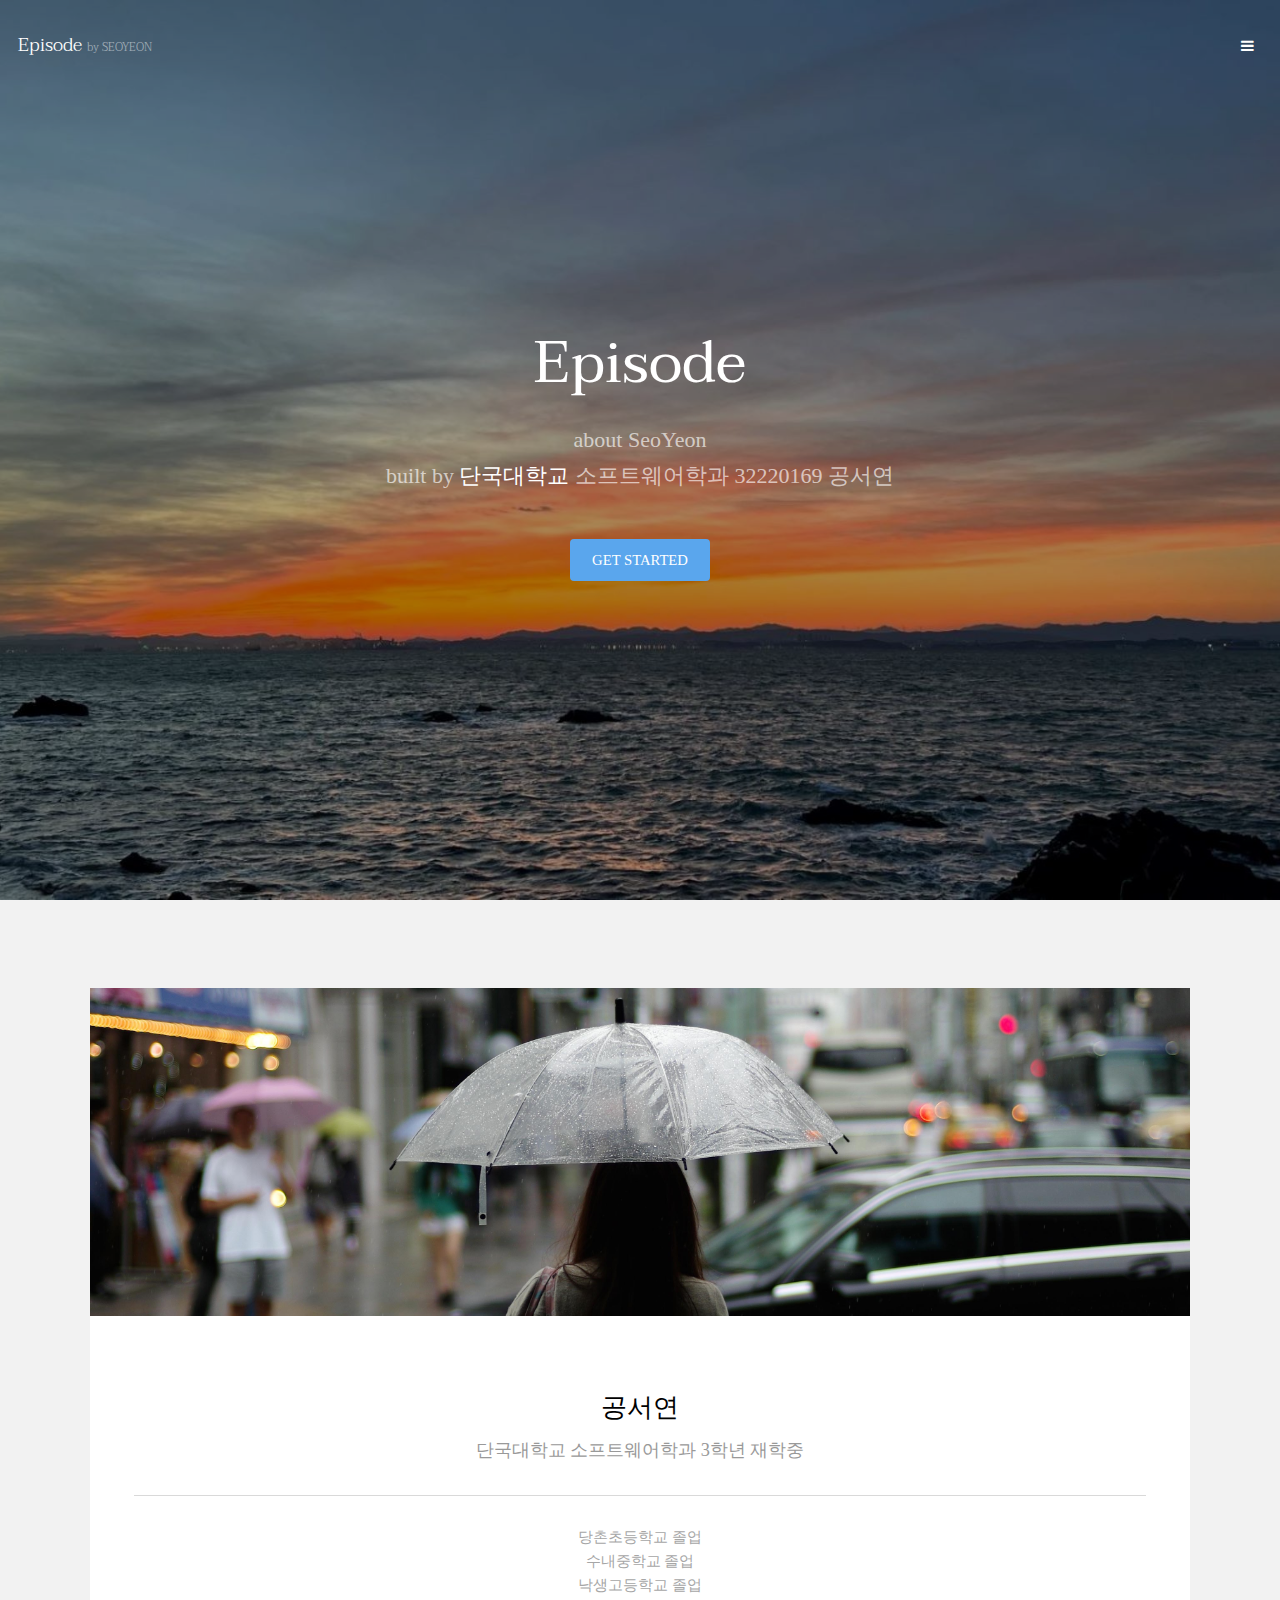
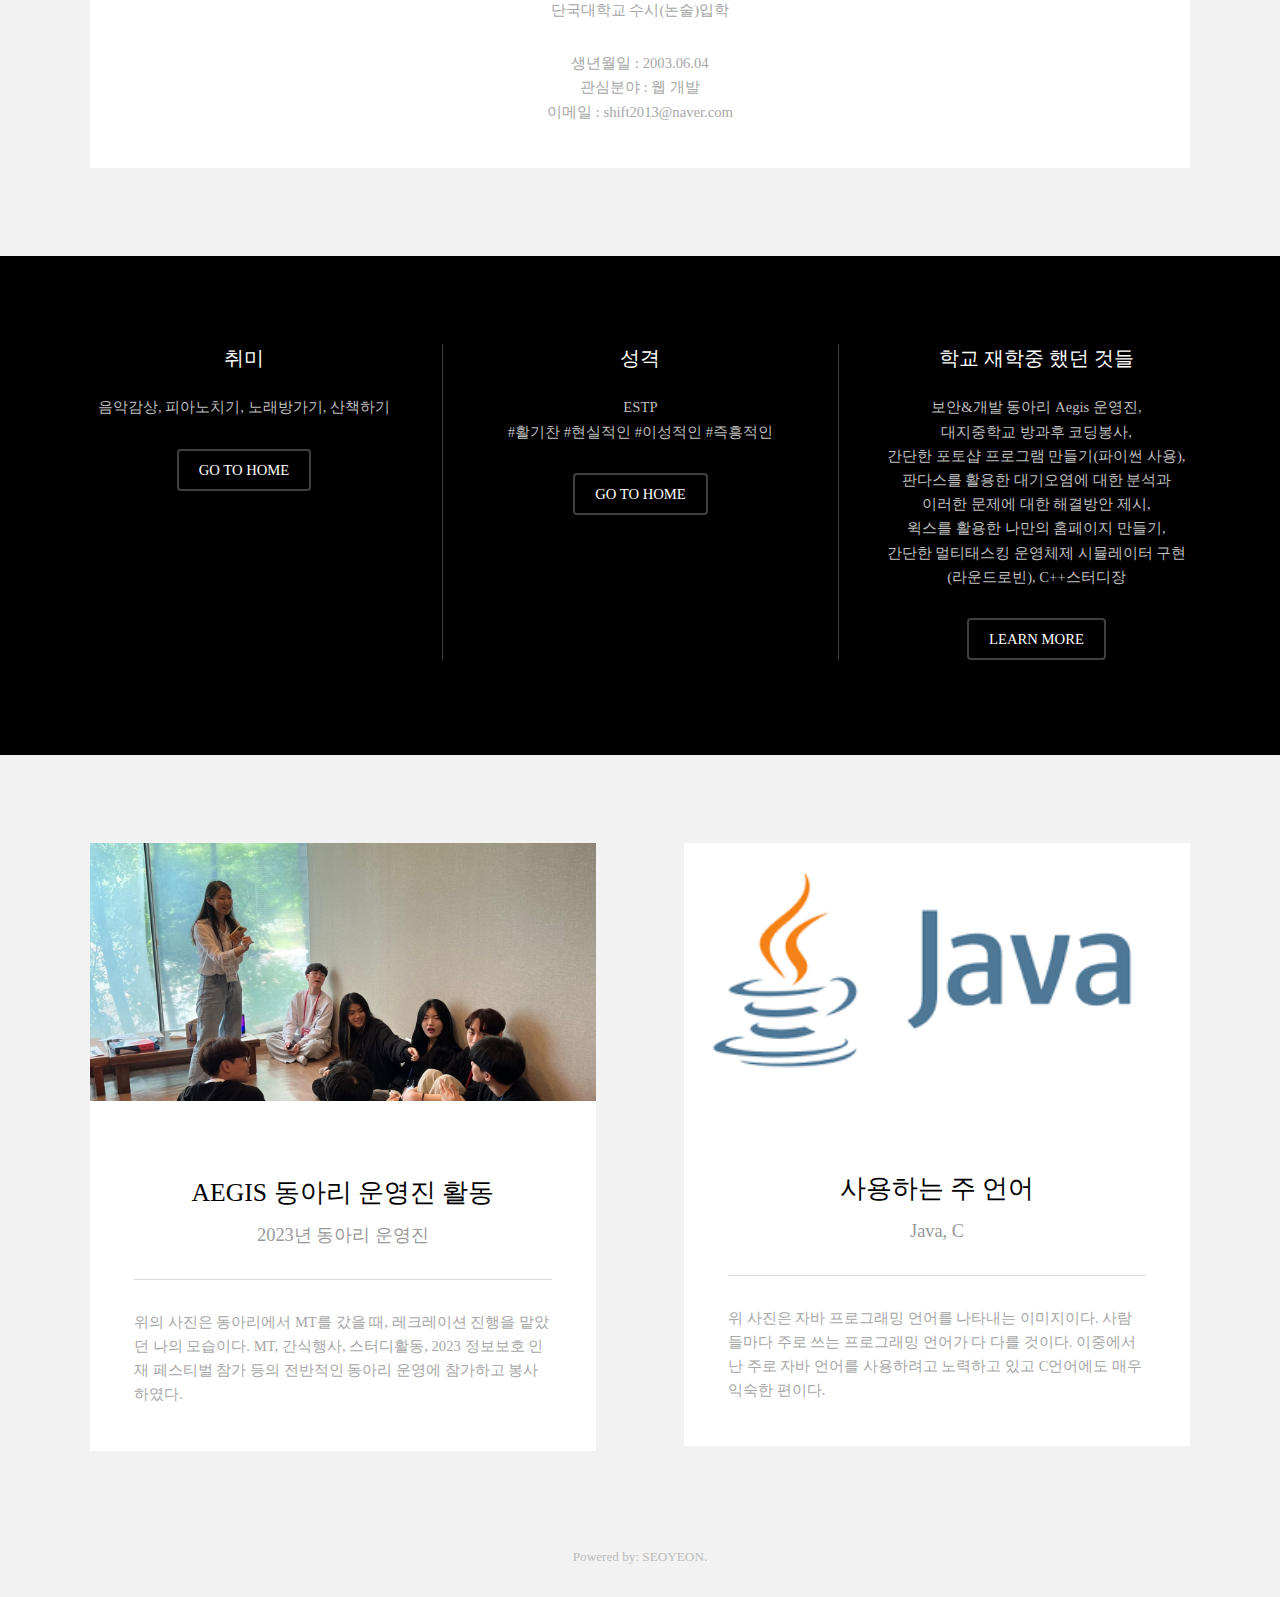
<file: index.html>
<!DOCTYPE HTML>
<!--
	Episode by SEOYEON
	shift2013@naver.com
--><html><head><title>Episode by SEOYEON</title><meta charset="utf-8"><meta name="robots" content="index, follow, max-image-preview:large, max-snippet:-1, max-video-preview:-1"><meta name="viewport" content="width=device-width, initial-scale=1"><link rel="stylesheet" href="assets/css/main.css"></head><body>

		<!-- Header -->
			<header id="header" class="alt" style="font-family: 'Taviraj', serif"><div class="logo"><a href="index.html">Episode <span>by SEOYEON</span></a></div>
				<a href="#menu" class="toggle"><span>Menu</span></a>
			</header><!-- Nav --><nav id="menu"><ul class="links"><li><a href="index.html">Home</a></li>
					<li><a href="elements.html">Elements</a></li>
				</ul></nav><!-- Banner --><!--
			To use a video as your background, set data-video to the name of your video without
			its extension (eg. images/banner). Your video must be available in both .mp4 and .webm
			formats to work correctly.
		--><section id="banner" data-video="images/banner"><div class="inner">
					<h1 style="font-family: 'Taviraj', serif">Episode</h1>
					<p>about SeoYeon<br>
					built by <a href="https://dankook.ac.kr">단국대학교</a> 소프트웨어학과 32220169 공서연</p>
					<a href="#one" class="button special scrolly">Get Started</a>
				</div>
			</section><!-- One --><section id="one" class="wrapper style2"><div class="inner">
					<div>
						<div class="box">
							<div class="image fit">
								<img src="images/pic01.jpg" alt="" width="3472" height="1035"></div>
							<div class="content">
								<header class="align-center"><h2>공서연</h2>
									<p>단국대학교 소프트웨어학과 3학년 재학중</p>
								</header><hr><p style="text-align : center">당촌초등학교 졸업<br>수내중학교 졸업<br>낙생고등학교 졸업<br>단국대학교 수시(논술)입학</p>
								<p style="text-align : center">생년월일 : 2003.06.04 <br>관심분야 : 웹 개발<br>이메일 : shift2013@naver.com</p>
							</div>
						</div>
					</div>
				</div>
			</section><!-- Two --><section id="two" class="wrapper style3"><div class="inner">
					<div id="flexgrid">
						<div>
							<header><h3>취미</h3>
							</header><p>음악감상, 피아노치기, 노래방가기, 산책하기</p>
							<ul class="actions"><li><a href="#" class="button alt">Go To Home</a></li>
							</ul></div>
						<div>
							<header><h3>성격</h3>
							</header><p>ESTP<br>&num;활기찬 &num;현실적인 &num;이성적인 &num;즉흥적인</p>
							<ul class="actions"><li><a href="#" class="button alt">Go To Home</a></li>
							</ul></div>
						<div>
							<header><h3>학교 재학중 했던 것들</h3>
							</header><p>보안&개발 동아리 Aegis 운영진,<br>대지중학교 방과후 코딩봉사,<br>간단한 포토샵 프로그램 만들기(파이썬 사용),
							<br>판다스를 활용한 대기오염에 대한 분석과<br>이러한 문제에 대한 해결방안 제시,<br>윅스를 활용한 나만의 홈페이지 만들기,
							<br>간단한 멀티태스킹 운영체제 시뮬레이터 구현(라운드로빈), C++스터디장<br> </p>
							<ul class="actions"><li><a href="elements.html" class="button alt">Learn More</a></li>
							</ul></div>
					</div>
				</div>
			</section><!-- Three --><section id="three" class="wrapper style2"><div class="inner">
					<div class="grid-style">

						<div>
							<div class="box">
								<div class="image fit">
									<img src="images/aegis.jpg" alt="" width="3472" height="1236"></div>
								<div class="content">
									<header class="align-center"><h2>Aegis 동아리 운영진 활동</h2>
										<p>2023년 동아리 운영진</p>
									</header><hr><p>위의 사진은 동아리에서 MT를 갔을 때, 레크레이션 진행을 맡았던 나의 모습이다.
										 MT, 간식행사, 스터디활동, 2023 정보보호 인재 페스티벌 참가 등의 전반적인 동아리 운영에 참가하고 봉사하였다.</p>
								</div>
							</div>
						</div>

						<div>
							<div class="box">
								<div class="image fit">
									<img src="images/java.jpg" alt="" width="3472" height="1236"></div>
								<div class="content">
									<header class="align-center"><h2>사용하는 주 언어</h2>
										<p>Java, C</p>
									</header><hr><p>위 사진은 자바 프로그래밍 언어를 나타내는 이미지이다. 사람들마다 주로 쓰는 프로그래밍 언어가
										다 다를 것이다. 이중에서 난 주로 자바 언어를 사용하려고 노력하고 있고 C언어에도 매우 익숙한 편이다.</p>
								</div>
							</div>
						</div>

					</div>
				</div>
			</section>
			<div class="copyright">
				Powered by: SEOYEON</a>.
			</div>

		<!-- Scripts -->
			<script src="assets/js/jquery.min.js"></script><script src="assets/js/jquery.scrolly.min.js"></script><script src="assets/js/jquery.scrollex.min.js"></script><script src="assets/js/skel.min.js"></script><script src="assets/js/util.js"></script><script src="assets/js/main.js"></script></body></html>
</file>
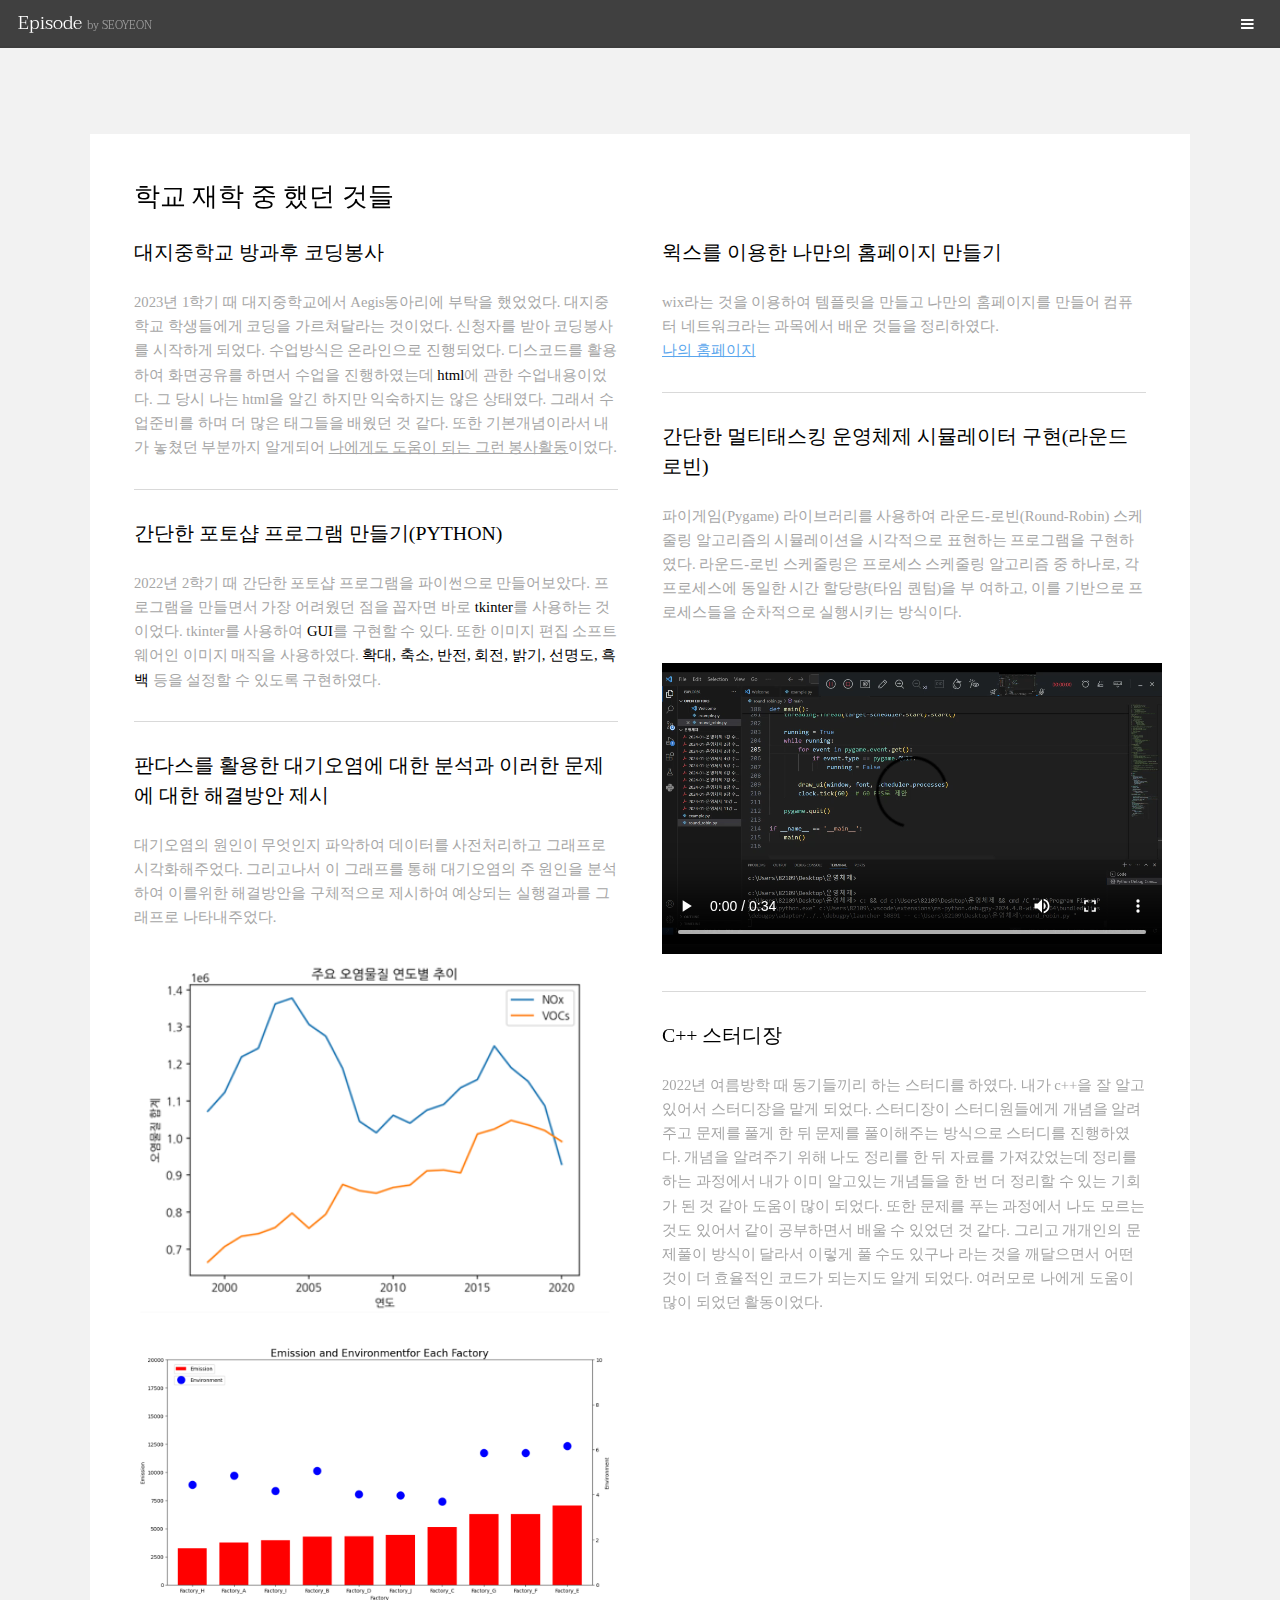
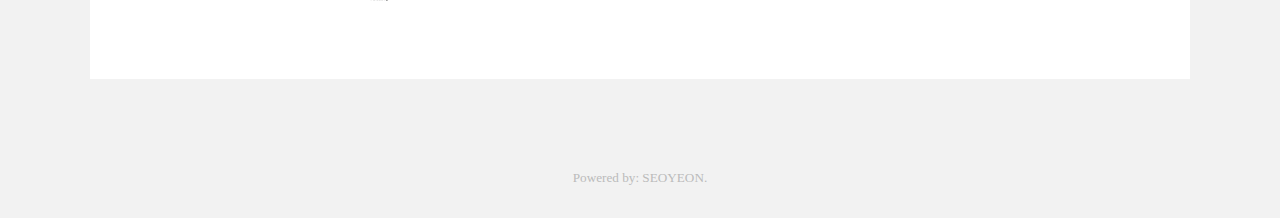
<file: elements.html>
<!DOCTYPE HTML>
<!--
	Episode by SEOYEON
	shift2013@naver.com
--><html><head><title>Elements - SeoYeon</title><meta charset="utf-8"><meta name="robots" content="index, follow, max-image-preview:large, max-snippet:-1, max-video-preview:-1"><meta name="viewport" content="width=device-width, initial-scale=1"><link rel="stylesheet" href="assets/css/main.css"></head><body class="subpage">

<!-- Header -->
<header id="header" style="font-family: 'Taviraj', serif"><div class="logo"><a href="index.html">Episode <span>by SEOYEON</span></a></div>
    <a href="#menu" class="toggle"><span>Menu</span></a>
</header><!-- Nav --><nav id="menu"><ul class="links"><li><a href="index.html">Home</a></li>
        <li><a href="elements.html">Elements</a></li>
    </ul></nav><!-- One --><section id="one" class="wrapper style2"><div class="inner">
        <div class="box">
            <div class="content">

                <!-- Elements -->
                <h2 id="elements">학교 재학 중 했던 것들</h2>
                <div class="row 200%">
                    <div class="6u 12u$(medium)">

                        <!-- Text stuff -->
                        <h3>대지중학교 방과후 코딩봉사</h3>
                        <p>2023년 1학기 때 대지중학교에서 Aegis동아리에 부탁을 했었었다. 대지중학교 학생들에게 코딩을
                            가르쳐달라는 것이었다. 신청자를 받아 코딩봉사를 시작하게 되었다. 수업방식은 온라인으로 진행되었다.
                            디스코드를 활용하여 화면공유를 하면서 수업을 진행하였는데 <b>html</b>에 관한 수업내용이었다. 그 당시 나는 html을
                            알긴 하지만 익숙하지는 않은 상태였다. 그래서 수업준비를 하며 더 많은 태그들을 배웠던 것 같다. 또한 기본개념이라서
                            내가 놓쳤던 부분까지 알게되어 <u>나에게도 도움이 되는 그런 봉사활동</u>이었다. 
                        </p>
                        <hr><h3>간단한 포토샵 프로그램 만들기(Python)</h3>
                        <p>2022년 2학기 때 간단한 포토샵 프로그램을 파이썬으로 만들어보았다. 프로그램을
                            만들면서 가장 어려웠던 점을 꼽자면 바로 <b>tkinter</b>를 사용하는 것이었다. tkinter를 
                            사용하여 <b>GUI</b>를 구현할 수 있다. 또한 이미지 편집 소프트웨어인 이미지 매직을 사용하였다.
                            <b>확대, 축소, 반전, 회전, 밝기, 선명도, 흑백</b> 등을 설정할 수 있도록 구현하였다.
                        </p>
                        <hr><h3>판다스를 활용한 대기오염에 대한 분석과 이러한 문제에 대한 해결방안 제시</h3>
                        <p>
                            대기오염의 원인이 무엇인지 파악하여 데이터를 사전처리하고
                            그래프로 시각화해주었다. 그리고나서 이 그래프를 통해 대기오염의 주 원인을 분석하여 이를위한 해결방안을
                            구체적으로 제시하여 예상되는 실행결과를 그래프로 나타내주었다.
                        </p>
                        <p class="image fit">
                            <img src="images/pandas1.png" alt="" width="431" height="325">
                        </p>
                        <p class="image fit">
                            <img src="images/pandas3.png" alt="" width="431" height="325">
                        </p>

                    </div>
                    <div class="6u$ 12u$(medium)">
                        <h3>윅스를 이용한 나만의 홈페이지 만들기</h3>
                        <p>
                            wix라는 것을 이용하여 템플릿을 만들고 나만의 홈페이지를 만들어 컴퓨터 네트워크라는 과목에서 배운
                            것들을 정리하였다.<br>
                            <a href="https://gongseoyeon1.wixsite.com/website">나의 홈페이지</a>
                        </p>
                        <hr><h3>간단한 멀티태스킹 운영체제 시뮬레이터 구현(라운드로빈)</h3>
                        <p>
                            파이게임(Pygame) 라이브러리를 사용하여 라운드-로빈(Round-Robin) 스케줄링 알고리즘의 
                            시뮬레이션을 시각적으로 표현하는 프로그램을 구현하였다. 라운드-로빈 스케줄링은 
                            프로세스 스케줄링 알고리즘 중 하나로, 각 프로세스에 동일한 시간 할당량(타임 퀀텀)을 부
                            여하고, 이를 기반으로 프로세스들을 순차적으로 실행시키는 방식이다.  
                        </p>    
                    
                        <video width="500" height="300" controls>
                            <source src="images/round_robin.mp4" type="video/mp4">
                            여러분의 브라우저는 video 태그를 지원하지 않습니다.
                        </video>
                    
                        <hr><h3>C++ 스터디장</h3>
                        <p>
                            2022년 여름방학 때 동기들끼리 하는 스터디를 하였다. 내가 c++을 잘 알고 있어서 스터디장을
                            맡게 되었다. 스터디장이 스터디원들에게 개념을 알려주고 문제를 풀게 한 뒤 문제를 풀이해주는 방식으로
                            스터디를 진행하였다. 개념을 알려주기 위해 나도 정리를 한 뒤 자료를 가져갔었는데 정리를 하는 과정에서
                            내가 이미 알고있는 개념들을 한 번 더 정리할 수 있는 기회가 된 것 같아 도움이 많이 되었다. 또한 문제를
                            푸는 과정에서 나도 모르는 것도 있어서 같이 공부하면서 배울 수 있었던 것 같다. 그리고 개개인의 문제풀이
                            방식이 달라서 이렇게 풀 수도 있구나 라는 것을 깨달으면서 어떤 것이 더 효율적인 코드가 되는지도 알게 되었다.
                            여러모로 나에게 도움이 많이 되었던 활동이었다.
                        </p>    


                    </div>
</section>
</footer><div class="copyright">
    Powered by: SEOYEON.
</div>

<!-- Scripts -->
<script src="assets/js/jquery.min.js"></script><script src="assets/js/jquery.scrolly.min.js"></script><script src="assets/js/jquery.scrollex.min.js"></script><script src="assets/js/skel.min.js"></script><script src="assets/js/util.js"></script><script src="assets/js/main.js"></script></body></html>
</file>
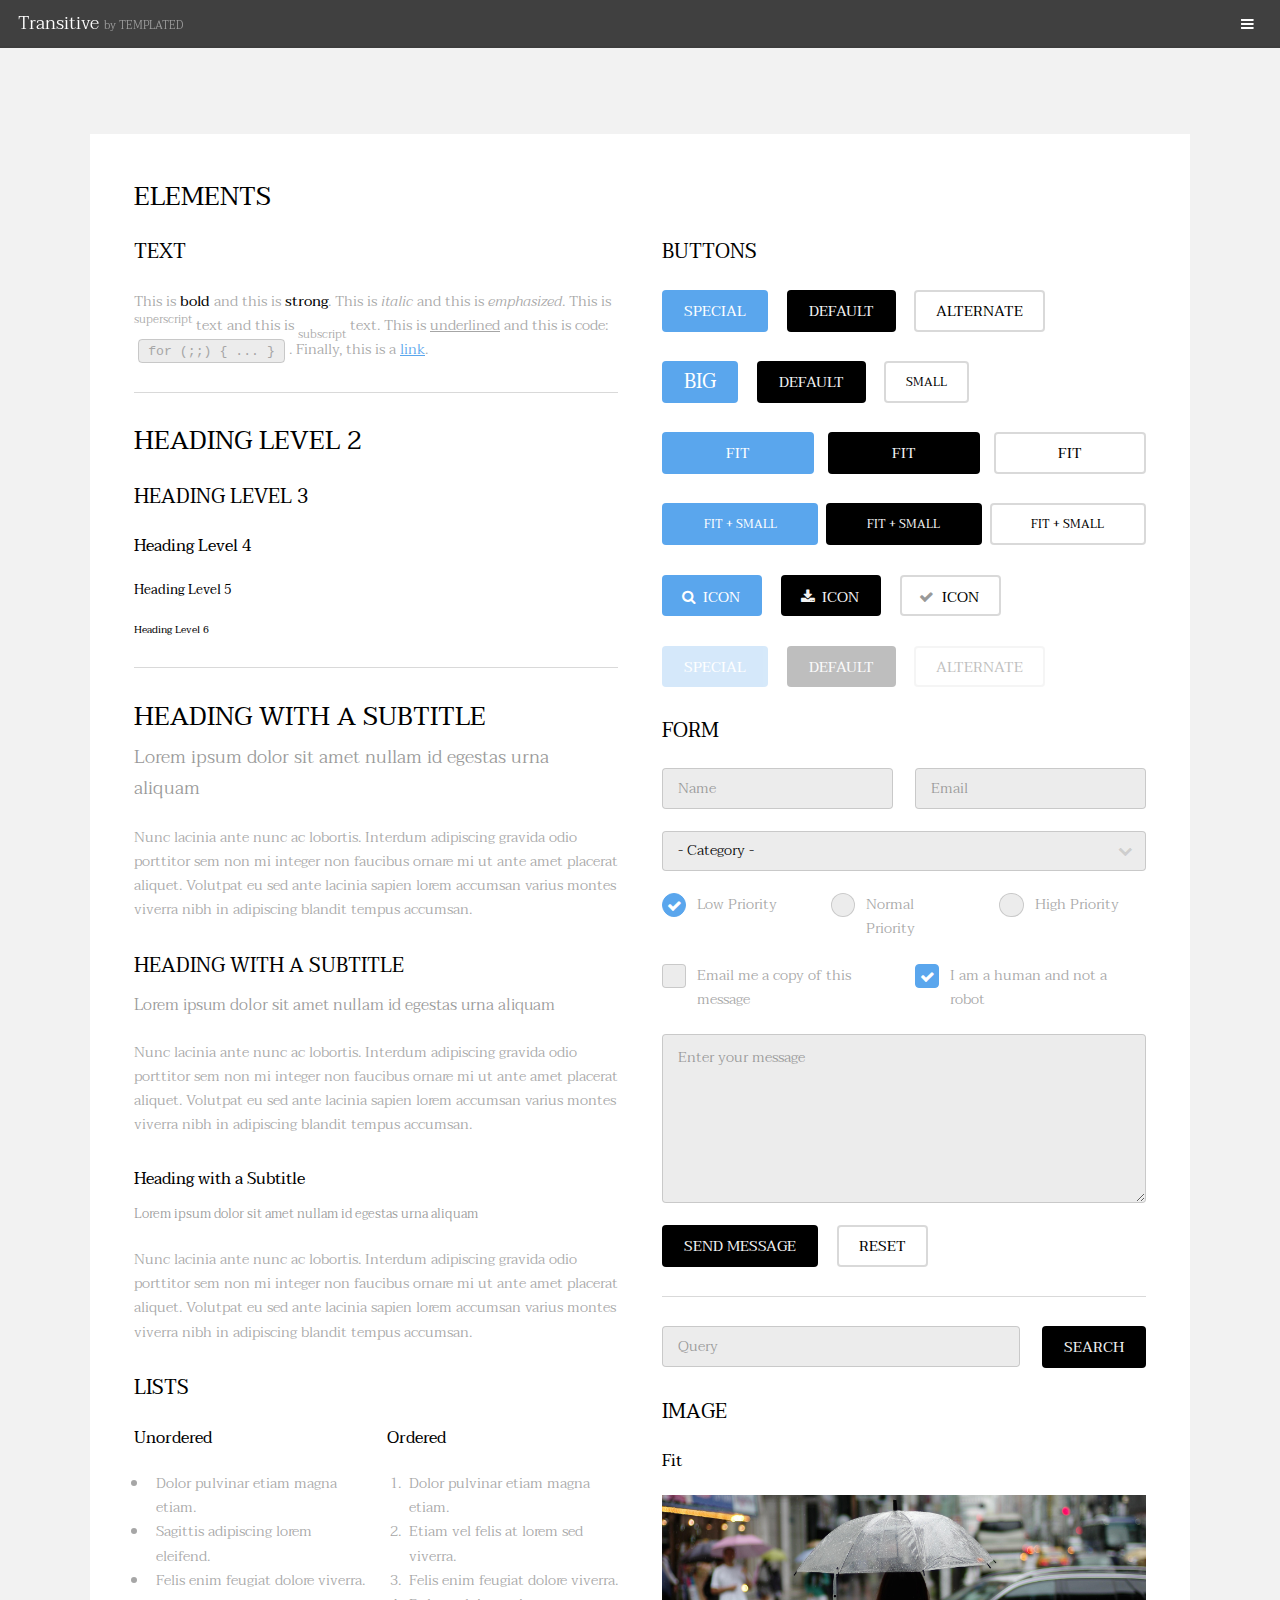
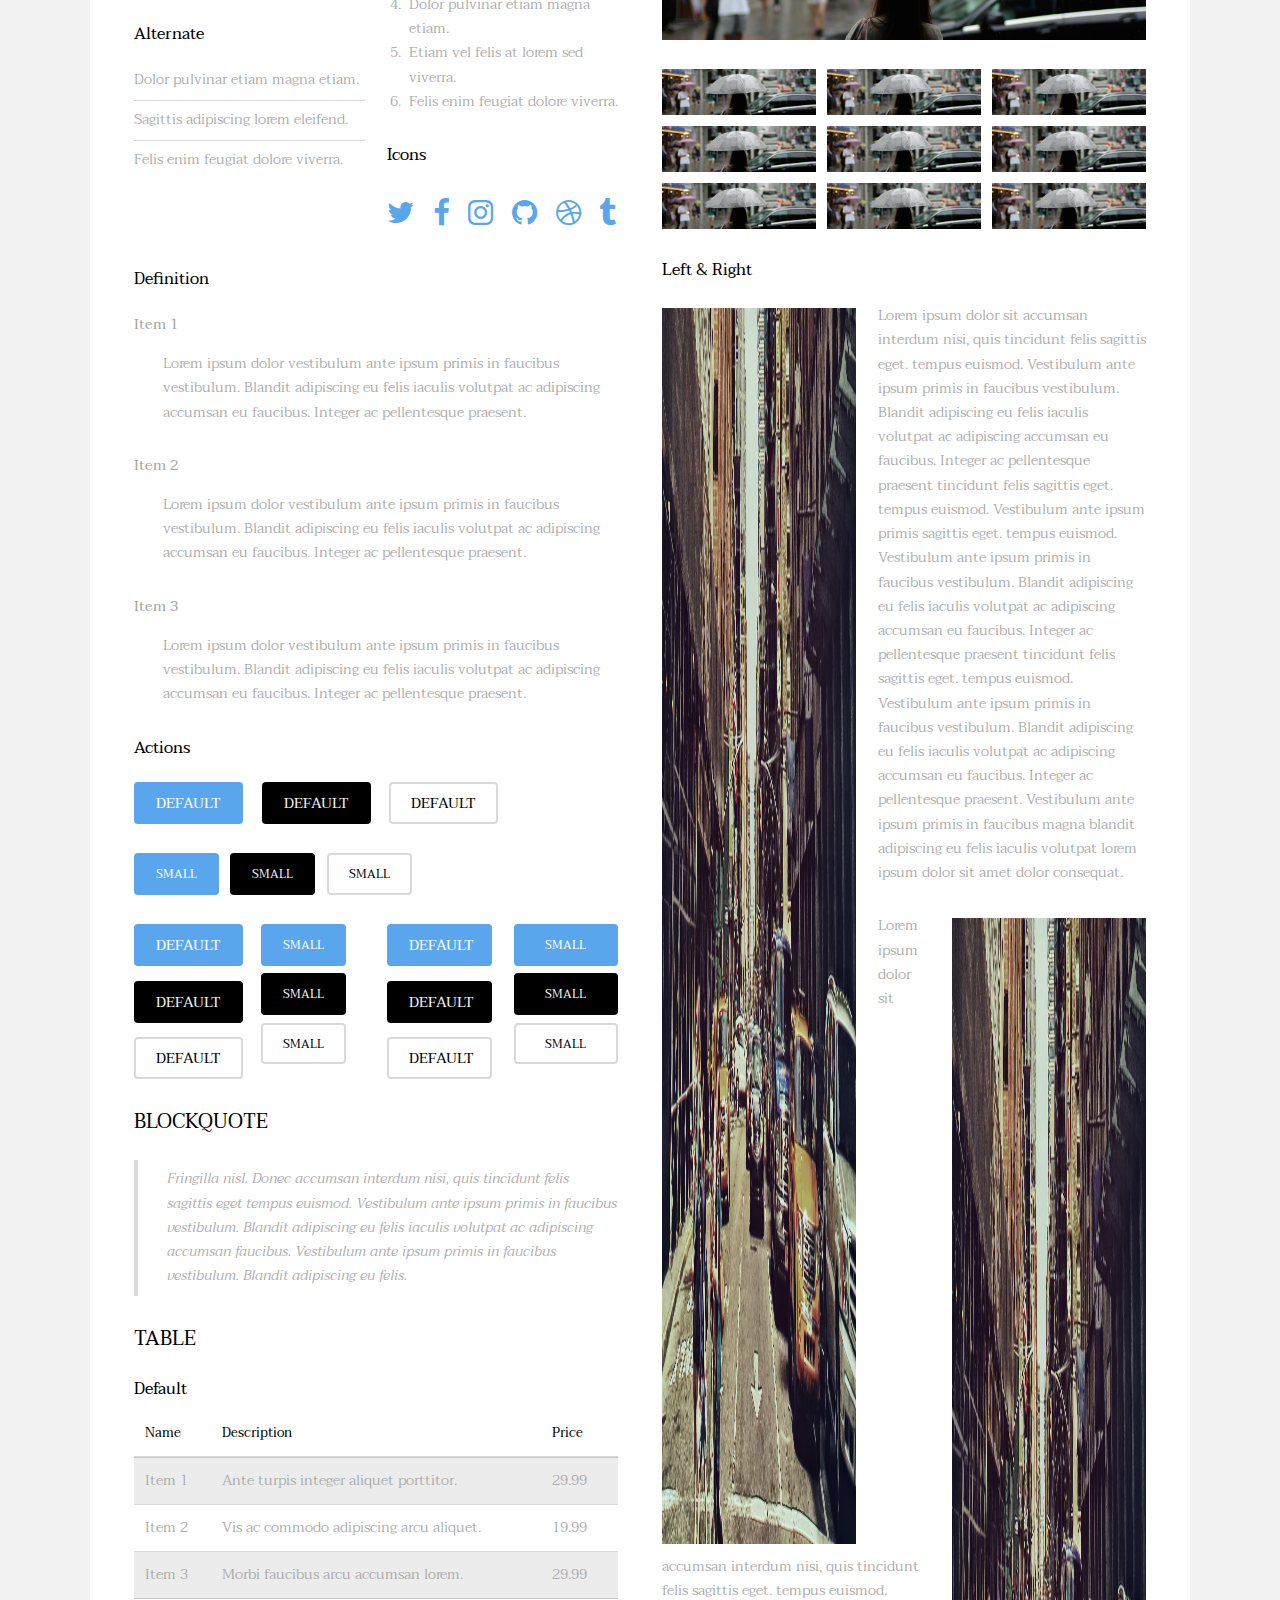
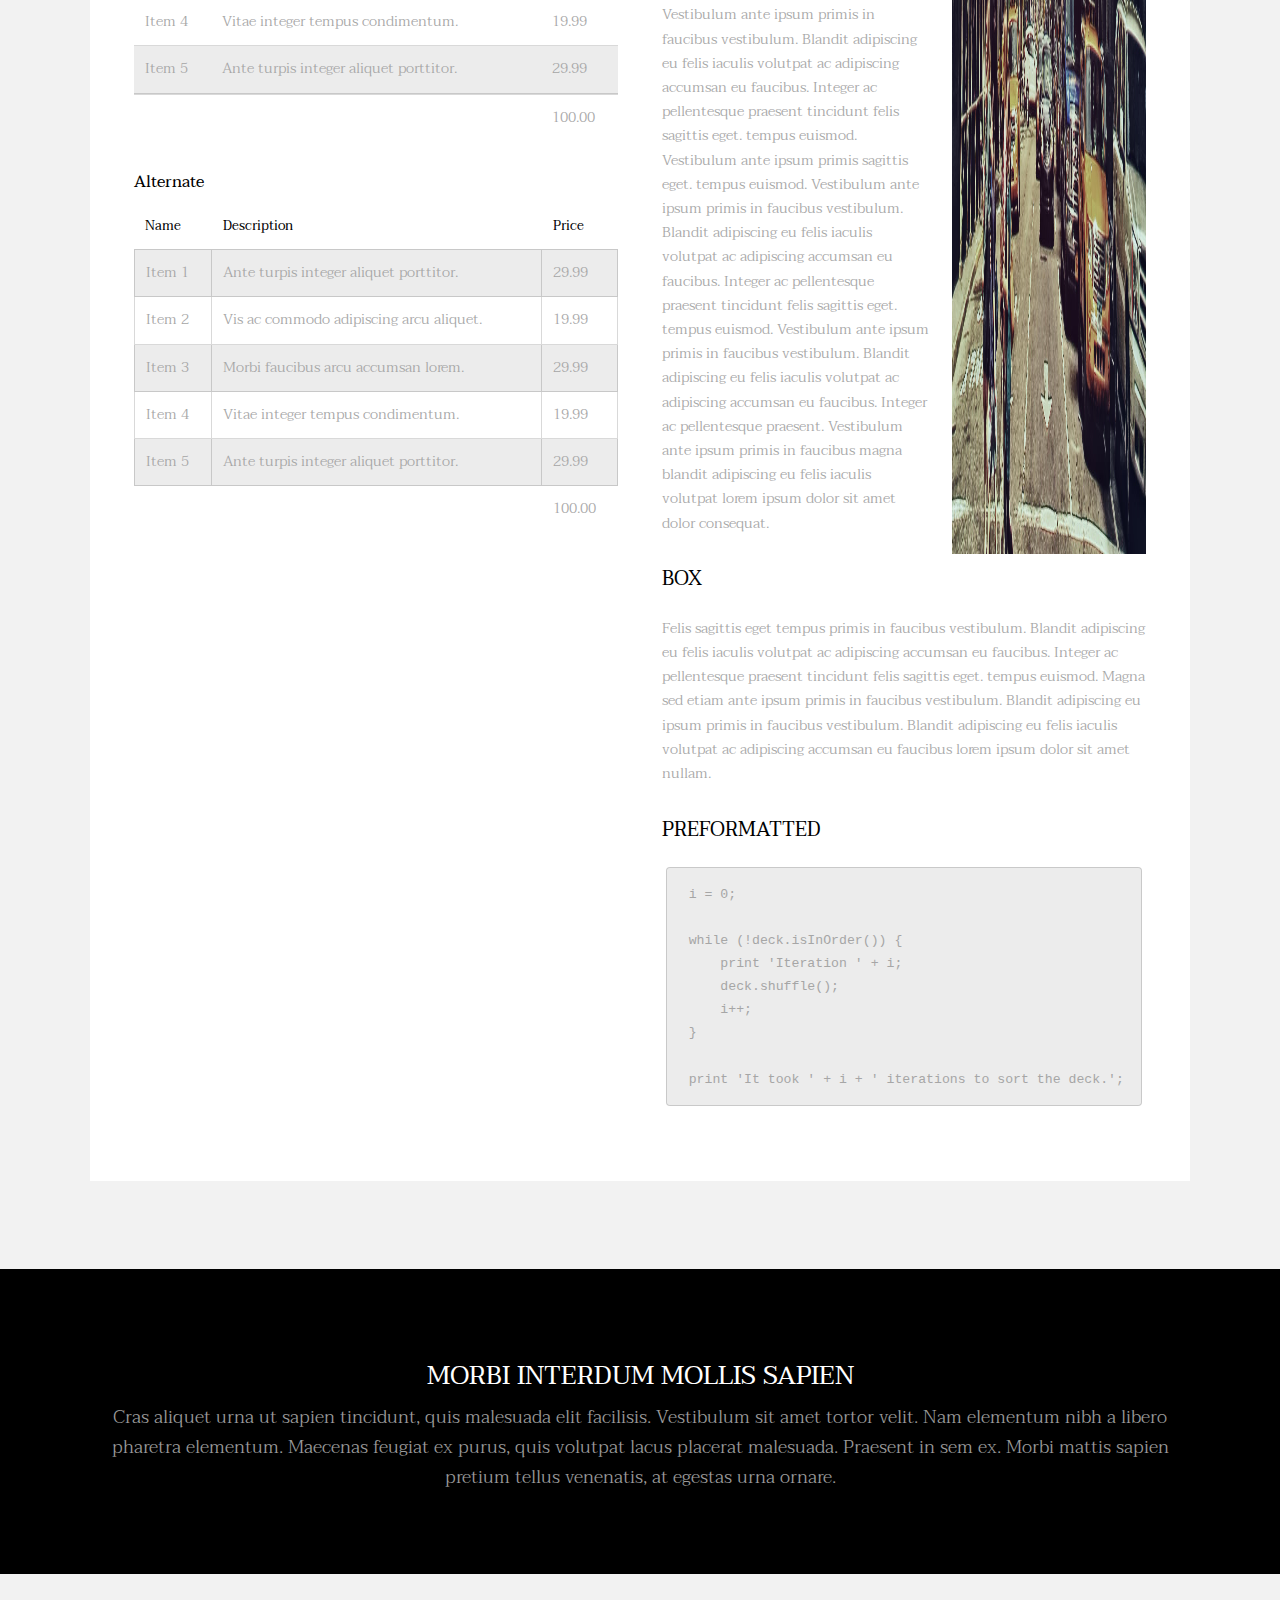
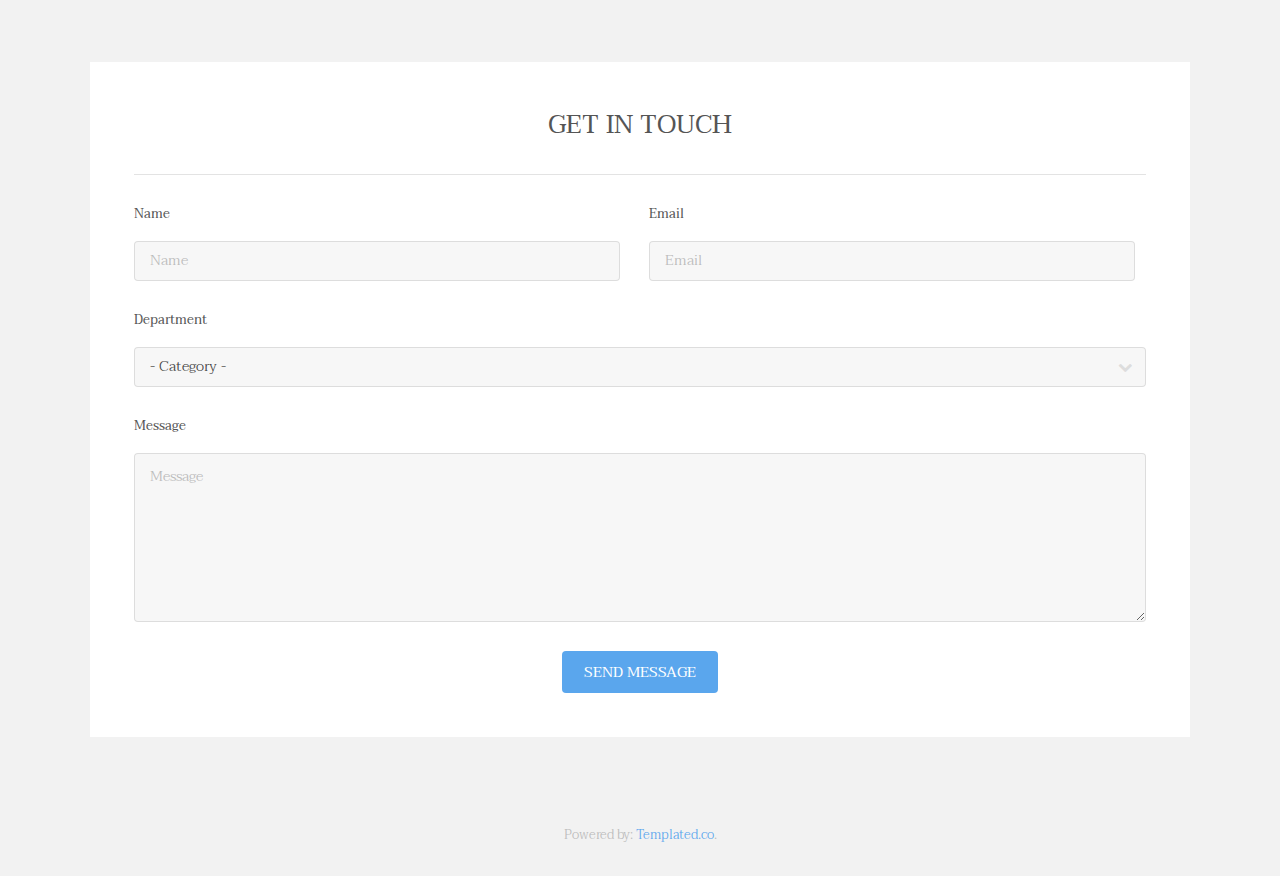
<file: template/elements.html>
<!DOCTYPE HTML>
<!--
	Transitive by TEMPLATED
	templated.co @templatedco
	Released for free under the Creative Commons Attribution 3.0 license (templated.co/license)
--><html><head><title>Elements - Transitive by TEMPLATED</title><meta charset="utf-8"><meta name="robots" content="index, follow, max-image-preview:large, max-snippet:-1, max-video-preview:-1"><meta name="viewport" content="width=device-width, initial-scale=1"><link rel="stylesheet" href="assets/css/main.css"></head><body class="subpage">

<!-- Header -->
<header id="header"><div class="logo"><a href="index.html">Transitive <span>by TEMPLATED</span></a></div>
    <a href="#menu" class="toggle"><span>Menu</span></a>
</header><!-- Nav --><nav id="menu"><ul class="links"><li><a href="index.html">Home</a></li>
        <li><a href="generic.html">Generic</a></li>
        <li><a href="elements.html">Elements</a></li>
    </ul></nav><!-- One --><section id="one" class="wrapper style2"><div class="inner">
        <div class="box">
            <div class="content">

                <!-- Elements -->
                <h2 id="elements">Elements</h2>
                <div class="row 200%">
                    <div class="6u 12u$(medium)">

                        <!-- Text stuff -->
                        <h3>Text</h3>
                        <p>This is <b>bold</b> and this is <strong>strong</strong>. This is <i>italic</i> and this is <em>emphasized</em>.
                            This is <sup>superscript</sup> text and this is <sub>subscript</sub> text.
                            This is <u>underlined</u> and this is code: <code>for (;;) { ... }</code>.
                            Finally, this is a <a href="#">link</a>.</p>
                        <hr><h2>Heading Level 2</h2>
                        <h3>Heading Level 3</h3>
                        <h4>Heading Level 4</h4>
                        <h5>Heading Level 5</h5>
                        <h6>Heading Level 6</h6>
                        <hr><header><h2>Heading with a Subtitle</h2>
                            <p>Lorem ipsum dolor sit amet nullam id egestas urna aliquam</p>
                        </header><p>Nunc lacinia ante nunc ac lobortis. Interdum adipiscing gravida odio porttitor sem non mi integer non faucibus ornare mi ut ante amet placerat aliquet. Volutpat eu sed ante lacinia sapien lorem accumsan varius montes viverra nibh in adipiscing blandit tempus accumsan.</p>
                        <header><h3>Heading with a Subtitle</h3>
                            <p>Lorem ipsum dolor sit amet nullam id egestas urna aliquam</p>
                        </header><p>Nunc lacinia ante nunc ac lobortis. Interdum adipiscing gravida odio porttitor sem non mi integer non faucibus ornare mi ut ante amet placerat aliquet. Volutpat eu sed ante lacinia sapien lorem accumsan varius montes viverra nibh in adipiscing blandit tempus accumsan.</p>
                        <header><h4>Heading with a Subtitle</h4>
                            <p>Lorem ipsum dolor sit amet nullam id egestas urna aliquam</p>
                        </header><p>Nunc lacinia ante nunc ac lobortis. Interdum adipiscing gravida odio porttitor sem non mi integer non faucibus ornare mi ut ante amet placerat aliquet. Volutpat eu sed ante lacinia sapien lorem accumsan varius montes viverra nibh in adipiscing blandit tempus accumsan.</p>

                        <!-- Lists -->
                        <h3>Lists</h3>
                        <div class="row">
                            <div class="6u 12u$(small)">

                                <h4>Unordered</h4>
                                <ul><li>Dolor pulvinar etiam magna etiam.</li>
                                    <li>Sagittis adipiscing lorem eleifend.</li>
                                    <li>Felis enim feugiat dolore viverra.</li>
                                </ul><h4>Alternate</h4>
                                <ul class="alt"><li>Dolor pulvinar etiam magna etiam.</li>
                                    <li>Sagittis adipiscing lorem eleifend.</li>
                                    <li>Felis enim feugiat dolore viverra.</li>
                                </ul></div>
                            <div class="6u$ 12u$(small)">

                                <h4>Ordered</h4>
                                <ol><li>Dolor pulvinar etiam magna etiam.</li>
                                    <li>Etiam vel felis at lorem sed viverra.</li>
                                    <li>Felis enim feugiat dolore viverra.</li>
                                    <li>Dolor pulvinar etiam magna etiam.</li>
                                    <li>Etiam vel felis at lorem sed viverra.</li>
                                    <li>Felis enim feugiat dolore viverra.</li>
                                </ol><h4>Icons</h4>
                                <ul class="icons"><li><a href="#" class="icon fa-twitter"><span class="label">Twitter</span></a></li>
                                    <li><a href="#" class="icon fa-facebook"><span class="label">Facebook</span></a></li>
                                    <li><a href="#" class="icon fa-instagram"><span class="label">Instagram</span></a></li>
                                    <li><a href="#" class="icon fa-github"><span class="label">Github</span></a></li>
                                    <li><a href="#" class="icon fa-dribbble"><span class="label">Dribbble</span></a></li>
                                    <li><a href="#" class="icon fa-tumblr"><span class="label">Tumblr</span></a></li>
                                </ul></div>
                        </div>
                        <h4>Definition</h4>
                        <dl><dt>Item 1</dt>
                            <dd>
                                <p>Lorem ipsum dolor vestibulum ante ipsum primis in faucibus vestibulum. Blandit adipiscing eu felis iaculis volutpat ac adipiscing accumsan eu faucibus. Integer ac pellentesque praesent.</p>
                            </dd>
                            <dt>Item 2</dt>
                            <dd>
                                <p>Lorem ipsum dolor vestibulum ante ipsum primis in faucibus vestibulum. Blandit adipiscing eu felis iaculis volutpat ac adipiscing accumsan eu faucibus. Integer ac pellentesque praesent.</p>
                            </dd>
                            <dt>Item 3</dt>
                            <dd>
                                <p>Lorem ipsum dolor vestibulum ante ipsum primis in faucibus vestibulum. Blandit adipiscing eu felis iaculis volutpat ac adipiscing accumsan eu faucibus. Integer ac pellentesque praesent.</p>
                            </dd>
                        </dl><h4>Actions</h4>
                        <ul class="actions"><li><a href="#" class="button special">Default</a></li>
                            <li><a href="#" class="button">Default</a></li>
                            <li><a href="#" class="button alt">Default</a></li>
                        </ul><ul class="actions small"><li><a href="#" class="button special small">Small</a></li>
                            <li><a href="#" class="button small">Small</a></li>
                            <li><a href="#" class="button alt small">Small</a></li>
                        </ul><div class="row">
                            <div class="3u 12u$(small)">
                                <ul class="actions vertical"><li><a href="#" class="button special">Default</a></li>
                                    <li><a href="#" class="button">Default</a></li>
                                    <li><a href="#" class="button alt">Default</a></li>
                                </ul></div>
                            <div class="3u 12u$(small)">
                                <ul class="actions vertical small"><li><a href="#" class="button special small">Small</a></li>
                                    <li><a href="#" class="button small">Small</a></li>
                                    <li><a href="#" class="button alt small">Small</a></li>
                                </ul></div>
                            <div class="3u 12u$(small)">
                                <ul class="actions vertical"><li><a href="#" class="button special fit">Default</a></li>
                                    <li><a href="#" class="button fit">Default</a></li>
                                    <li><a href="#" class="button alt fit">Default</a></li>
                                </ul></div>
                            <div class="3u$ 12u$(small)">
                                <ul class="actions vertical small"><li><a href="#" class="button special small fit">Small</a></li>
                                    <li><a href="#" class="button small fit">Small</a></li>
                                    <li><a href="#" class="button alt small fit">Small</a></li>
                                </ul></div>
                        </div>

                        <!-- Blockquote -->
                        <h3>Blockquote</h3>
                        <blockquote>Fringilla nisl. Donec accumsan interdum nisi, quis tincidunt felis sagittis eget tempus euismod. Vestibulum ante ipsum primis in faucibus vestibulum. Blandit adipiscing eu felis iaculis volutpat ac adipiscing accumsan faucibus. Vestibulum ante ipsum primis in faucibus vestibulum. Blandit adipiscing eu felis.</blockquote>

                        <!-- Table -->
                        <h3>Table</h3>

                        <h4>Default</h4>
                        <div class="table-wrapper">
                            <table><thead><tr><th>Name</th>
                                    <th>Description</th>
                                    <th>Price</th>
                                </tr></thead><tbody><tr><td>Item 1</td>
                                    <td>Ante turpis integer aliquet porttitor.</td>
                                    <td>29.99</td>
                                </tr><tr><td>Item 2</td>
                                    <td>Vis ac commodo adipiscing arcu aliquet.</td>
                                    <td>19.99</td>
                                </tr><tr><td>Item 3</td>
                                    <td> Morbi faucibus arcu accumsan lorem.</td>
                                    <td>29.99</td>
                                </tr><tr><td>Item 4</td>
                                    <td>Vitae integer tempus condimentum.</td>
                                    <td>19.99</td>
                                </tr><tr><td>Item 5</td>
                                    <td>Ante turpis integer aliquet porttitor.</td>
                                    <td>29.99</td>
                                </tr></tbody><tfoot><tr><td colspan="2"></td>
                                    <td>100.00</td>
                                </tr></tfoot></table></div>

                        <h4>Alternate</h4>
                        <div class="table-wrapper">
                            <table class="alt"><thead><tr><th>Name</th>
                                    <th>Description</th>
                                    <th>Price</th>
                                </tr></thead><tbody><tr><td>Item 1</td>
                                    <td>Ante turpis integer aliquet porttitor.</td>
                                    <td>29.99</td>
                                </tr><tr><td>Item 2</td>
                                    <td>Vis ac commodo adipiscing arcu aliquet.</td>
                                    <td>19.99</td>
                                </tr><tr><td>Item 3</td>
                                    <td> Morbi faucibus arcu accumsan lorem.</td>
                                    <td>29.99</td>
                                </tr><tr><td>Item 4</td>
                                    <td>Vitae integer tempus condimentum.</td>
                                    <td>19.99</td>
                                </tr><tr><td>Item 5</td>
                                    <td>Ante turpis integer aliquet porttitor.</td>
                                    <td>29.99</td>
                                </tr></tbody><tfoot><tr><td colspan="2"></td>
                                    <td>100.00</td>
                                </tr></tfoot></table></div>

                    </div>
                    <div class="6u$ 12u$(medium)">

                        <!-- Buttons -->
                        <h3>Buttons</h3>
                        <ul class="actions"><li><a href="#" class="button special">Special</a></li>
                            <li><a href="#" class="button">Default</a></li>
                            <li><a href="#" class="button alt">Alternate</a></li>
                        </ul><ul class="actions"><li><a href="#" class="button special big">Big</a></li>
                            <li><a href="#" class="button">Default</a></li>
                            <li><a href="#" class="button alt small">Small</a></li>
                        </ul><ul class="actions fit"><li><a href="#" class="button special fit">Fit</a></li>
                            <li><a href="#" class="button fit">Fit</a></li>
                            <li><a href="#" class="button alt fit">Fit</a></li>
                        </ul><ul class="actions fit small"><li><a href="#" class="button special fit small">Fit + Small</a></li>
                            <li><a href="#" class="button fit small">Fit + Small</a></li>
                            <li><a href="#" class="button alt fit small">Fit + Small</a></li>
                        </ul><ul class="actions"><li><a href="#" class="button special icon fa-search">Icon</a></li>
                            <li><a href="#" class="button icon fa-download">Icon</a></li>
                            <li><a href="#" class="button alt icon fa-check">Icon</a></li>
                        </ul><ul class="actions"><li><span class="button special disabled">Special</span></li>
                            <li><span class="button disabled">Default</span></li>
                            <li><span class="button alt disabled">Alternate</span></li>
                        </ul><!-- Form --><h3>Form</h3>

                        <form method="post" action="#">
                            <div class="row uniform">
                                <div class="6u 12u$(xsmall)">
                                    <input type="text" name="demo-name" id="demo-name" value="" placeholder="Name"><div data-lastpass-icon-root="true" style="position: relative !important; height: 0px !important; width: 0px !important; float: left !important;"></div></div>
                                <div class="6u$ 12u$(xsmall)">
                                    <input type="email" name="demo-email" id="demo-email" value="" placeholder="Email"></div>
                                <!-- Break -->
                                <div class="12u$">
                                    <div class="select-wrapper">
                                        <select name="demo-category" id="demo-category"><option value="">- Category -</option><option value="1">Manufacturing</option><option value="1">Shipping</option><option value="1">Administration</option><option value="1">Human Resources</option></select></div>
                                </div>
                                <!-- Break -->
                                <div class="4u 12u$(small)">
                                    <input type="radio" id="demo-priority-low" name="demo-priority" checked><label for="demo-priority-low">Low Priority</label>
                                </div>
                                <div class="4u 12u$(small)">
                                    <input type="radio" id="demo-priority-normal" name="demo-priority"><label for="demo-priority-normal">Normal Priority</label>
                                </div>
                                <div class="4u$ 12u$(small)">
                                    <input type="radio" id="demo-priority-high" name="demo-priority"><label for="demo-priority-high">High Priority</label>
                                </div>
                                <!-- Break -->
                                <div class="6u 12u$(small)">
                                    <input type="checkbox" id="demo-copy" name="demo-copy"><label for="demo-copy">Email me a copy of this message</label>
                                </div>
                                <div class="6u$ 12u$(small)">
                                    <input type="checkbox" id="demo-human" name="demo-human" checked><label for="demo-human">I am a human and not a robot</label>
                                </div>
                                <!-- Break -->
                                <div class="12u$">
                                    <textarea name="demo-message" id="demo-message" placeholder="Enter your message" rows="6" data-gramm="false" wt-ignore-input="true"></textarea></div>
                                <!-- Break -->
                                <div class="12u$">
                                    <ul class="actions"><li><input type="submit" value="Send Message"></li>
                                        <li><input type="reset" value="Reset" class="alt"></li>
                                    </ul></div>
                            </div>
                        </form>

                        <hr><form method="post" action="#">
                            <div class="row uniform">
                                <div class="9u 12u$(small)">
                                    <input type="text" name="query" id="query" value="" placeholder="Query"></div>
                                <div class="3u$ 12u$(small)">
                                    <input type="submit" value="Search" class="fit"></div>
                            </div>
                        </form>

                        <!-- Image -->
                        <h3>Image</h3>

                        <h4>Fit</h4>
                        <span class="image fit"><img src="images/pic01.jpg" alt="" width="3472" height="1035"></span>
                        <div class="box alt">
                            <div class="row 50% uniform">
                                <div class="4u"><span class="image fit"><img src="images/pic01.jpg" alt="" width="3472" height="1035"></span></div>
                                <div class="4u"><span class="image fit"><img src="images/pic01.jpg" alt="" width="3472" height="1035"></span></div>
                                <div class="4u$"><span class="image fit"><img src="images/pic01.jpg" alt="" width="3472" height="1035"></span></div>
                                <!-- Break -->
                                <div class="4u"><span class="image fit"><img src="images/pic01.jpg" alt="" width="3472" height="1035"></span></div>
                                <div class="4u"><span class="image fit"><img src="images/pic01.jpg" alt="" width="3472" height="1035"></span></div>
                                <div class="4u$"><span class="image fit"><img src="images/pic01.jpg" alt="" width="3472" height="1035"></span></div>
                                <!-- Break -->
                                <div class="4u"><span class="image fit"><img src="images/pic01.jpg" alt="" width="3472" height="1035"></span></div>
                                <div class="4u"><span class="image fit"><img src="images/pic01.jpg" alt="" width="3472" height="1035"></span></div>
                                <div class="4u$"><span class="image fit"><img src="images/pic01.jpg" alt="" width="3472" height="1035"></span></div>
                            </div>
                        </div>

                        <h4>Left &amp; Right</h4>
                        <p><span class="image left"><img src="images/pic02.jpg" alt="" width="3472" height="1236"></span>Lorem ipsum dolor sit accumsan interdum nisi, quis tincidunt felis sagittis eget. tempus euismod. Vestibulum ante ipsum primis in faucibus vestibulum. Blandit adipiscing eu felis iaculis volutpat ac adipiscing accumsan eu faucibus. Integer ac pellentesque praesent tincidunt felis sagittis eget. tempus euismod. Vestibulum ante ipsum primis sagittis eget. tempus euismod. Vestibulum ante ipsum primis in faucibus vestibulum. Blandit adipiscing eu felis iaculis volutpat ac adipiscing accumsan eu faucibus. Integer ac pellentesque praesent tincidunt felis sagittis eget. tempus euismod. Vestibulum ante ipsum primis in faucibus vestibulum. Blandit adipiscing eu felis iaculis volutpat ac adipiscing accumsan eu faucibus. Integer ac pellentesque praesent. Vestibulum ante ipsum primis in faucibus magna blandit adipiscing eu felis iaculis volutpat lorem ipsum dolor sit amet dolor consequat.</p>
                        <p><span class="image right"><img src="images/pic02.jpg" alt="" width="3472" height="1236"></span>Lorem ipsum dolor sit accumsan interdum nisi, quis tincidunt felis sagittis eget. tempus euismod. Vestibulum ante ipsum primis in faucibus vestibulum. Blandit adipiscing eu felis iaculis volutpat ac adipiscing accumsan eu faucibus. Integer ac pellentesque praesent tincidunt felis sagittis eget. tempus euismod. Vestibulum ante ipsum primis sagittis eget. tempus euismod. Vestibulum ante ipsum primis in faucibus vestibulum. Blandit adipiscing eu felis iaculis volutpat ac adipiscing accumsan eu faucibus. Integer ac pellentesque praesent tincidunt felis sagittis eget. tempus euismod. Vestibulum ante ipsum primis in faucibus vestibulum. Blandit adipiscing eu felis iaculis volutpat ac adipiscing accumsan eu faucibus. Integer ac pellentesque praesent. Vestibulum ante ipsum primis in faucibus magna blandit adipiscing eu felis iaculis volutpat lorem ipsum dolor sit amet dolor consequat.</p>

                        <!-- Box -->
                        <h3>Box</h3>
                        <div class="box">
                            <p>Felis sagittis eget tempus primis in faucibus vestibulum. Blandit adipiscing eu felis iaculis volutpat ac adipiscing accumsan eu faucibus. Integer ac pellentesque praesent tincidunt felis sagittis eget. tempus euismod. Magna sed etiam ante ipsum primis in faucibus vestibulum. Blandit adipiscing eu ipsum primis in faucibus vestibulum. Blandit adipiscing eu felis iaculis volutpat ac adipiscing accumsan eu faucibus lorem ipsum dolor sit amet nullam.</p>
                        </div>

                        <!-- Preformatted Code -->
                        <h3>Preformatted</h3>
                        <pre><code>i = 0;

while (!deck.isInOrder()) {
    print 'Iteration ' + i;
    deck.shuffle();
    i++;
}

print 'It took ' + i + ' iterations to sort the deck.';
</code></pre>

                    </div>
                </div>
            </div>
        </div>
    </div>
</section><!-- Four --><section id="four" class="wrapper style3"><div class="inner">

        <header class="align-center"><h2>Morbi interdum mollis sapien</h2>
            <p>Cras aliquet urna ut sapien tincidunt, quis malesuada elit facilisis. Vestibulum sit amet tortor velit. Nam elementum nibh a libero pharetra elementum. Maecenas feugiat ex purus, quis volutpat lacus placerat malesuada. Praesent in sem ex. Morbi mattis sapien pretium tellus venenatis, at egestas urna ornare.</p>
        </header></div>
</section><!-- Footer --><footer id="footer" class="wrapper"><div class="inner">
        <section><div class="box">
                <div class="content">
                    <h2 class="align-center">Get in Touch</h2>
                    <hr><form action="#" method="post">
                        <div class="field half first">
                            <label for="name">Name</label>
                            <input name="name" id="name" type="text" placeholder="Name"></div>
                        <div class="field half">
                            <label for="email">Email</label>
                            <input name="email" id="email" type="email" placeholder="Email"></div>
                        <div class="field">
                            <label for="dept">Department</label>
                            <div class="select-wrapper">
                                <select name="dept" id="dept"><option value="">- Category -</option><option value="1">Manufacturing</option><option value="1">Shipping</option><option value="1">Administration</option><option value="1">Human Resources</option></select></div>
                        </div>
                        <div class="field">
                            <label for="message">Message</label>
                            <textarea name="message" id="message" rows="6" placeholder="Message"></textarea></div>
                        <ul class="actions align-center"><li><input value="Send Message" class="button special" type="submit"></li>
                        </ul></form>
                </div>
            </div>
        </section></div>
</footer><div class="copyright">
    Powered by: <a href="https://templated.co/">Templated.co</a>.
</div>

<!-- Scripts -->
<script src="assets/js/jquery.min.js"></script><script src="assets/js/jquery.scrolly.min.js"></script><script src="assets/js/jquery.scrollex.min.js"></script><script src="assets/js/skel.min.js"></script><script src="assets/js/util.js"></script><script src="assets/js/main.js"></script></body></html>
</file>
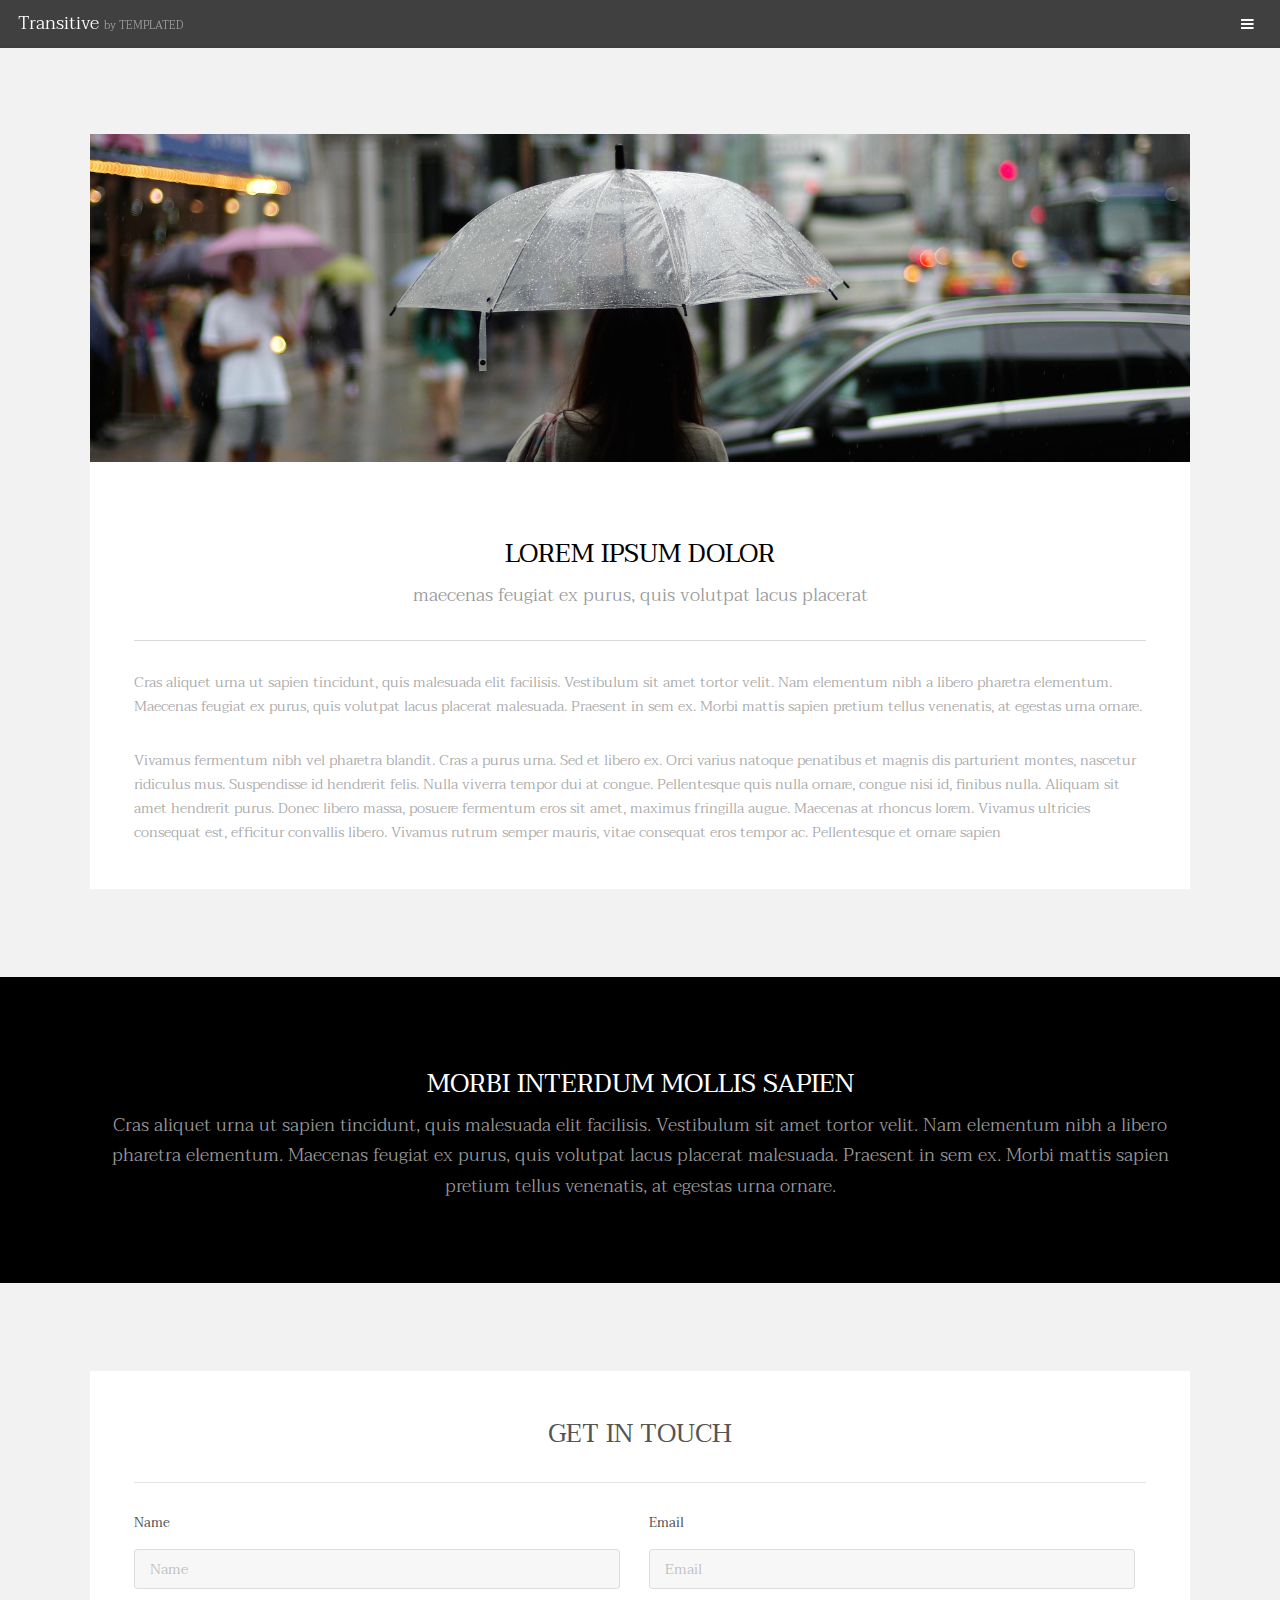
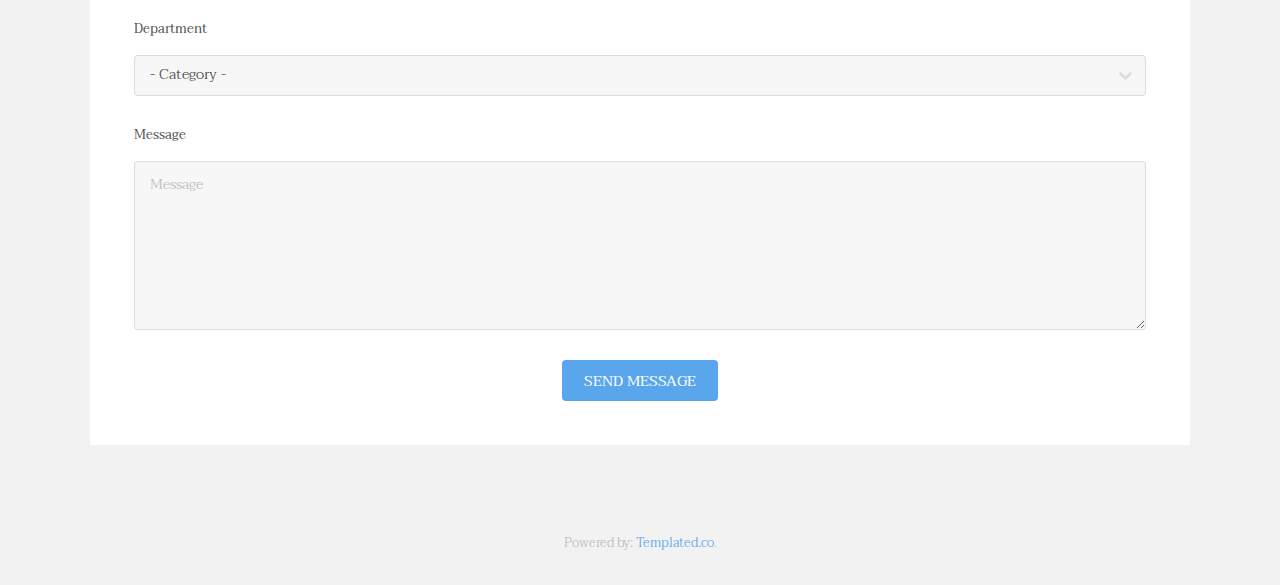
<file: template/generic.html>
<!DOCTYPE HTML>
<!--
	Transitive by TEMPLATED
	templated.co @templatedco
	Released for free under the Creative Commons Attribution 3.0 license (templated.co/license)
--><html><head><title>Generic - Transitive by TEMPLATED</title><meta charset="utf-8"><meta name="robots" content="index, follow, max-image-preview:large, max-snippet:-1, max-video-preview:-1"><meta name="viewport" content="width=device-width, initial-scale=1"><link rel="stylesheet" href="assets/css/main.css"></head><body class="subpage">

<!-- Header -->
<header id="header"><div class="logo"><a href="index.html">Transitive <span>by TEMPLATED</span></a></div>
    <a href="#menu" class="toggle"><span>Menu</span></a>
</header><!-- Nav --><nav id="menu"><ul class="links"><li><a href="index.html">Home</a></li>
        <li><a href="generic.html">Generic</a></li>
        <li><a href="elements.html">Elements</a></li>
    </ul></nav><!-- One --><section id="one" class="wrapper style2"><div class="inner">
        <div class="box">
            <div class="image fit">
                <img src="images/pic01.jpg" alt="" width="3472" height="1035"></div>
            <div class="content">
                <header class="align-center"><h2>Lorem ipsum dolor</h2>
                    <p>maecenas feugiat ex purus, quis volutpat lacus placerat</p>
                </header><hr><p> Cras aliquet urna ut sapien tincidunt, quis malesuada elit facilisis. Vestibulum sit amet tortor velit. Nam elementum nibh a libero pharetra elementum. Maecenas feugiat ex purus, quis volutpat lacus placerat malesuada. Praesent in sem ex. Morbi mattis sapien pretium tellus venenatis, at egestas urna ornare.</p>
                <p>Vivamus fermentum nibh vel pharetra blandit. Cras a purus urna. Sed et libero ex. Orci varius natoque penatibus et magnis dis parturient montes, nascetur ridiculus mus. Suspendisse id hendrerit felis. Nulla viverra tempor dui at congue. Pellentesque quis nulla ornare, congue nisi id, finibus nulla. Aliquam sit amet hendrerit purus. Donec libero massa, posuere fermentum eros sit amet, maximus fringilla augue. Maecenas at rhoncus lorem. Vivamus ultricies consequat est, efficitur convallis libero. Vivamus rutrum semper mauris, vitae consequat eros tempor ac. Pellentesque et ornare sapien</p>
            </div>
        </div>
    </div>
</section><!-- Four --><section id="four" class="wrapper style3"><div class="inner">

        <header class="align-center"><h2>Morbi interdum mollis sapien</h2>
            <p>Cras aliquet urna ut sapien tincidunt, quis malesuada elit facilisis. Vestibulum sit amet tortor velit. Nam elementum nibh a libero pharetra elementum. Maecenas feugiat ex purus, quis volutpat lacus placerat malesuada. Praesent in sem ex. Morbi mattis sapien pretium tellus venenatis, at egestas urna ornare.</p>
        </header></div>
</section><!-- Footer --><footer id="footer" class="wrapper"><div class="inner">
        <section><div class="box">
                <div class="content">
                    <h2 class="align-center">Get in Touch</h2>
                    <hr><form action="#" method="post">
                        <div class="field half first">
                            <label for="name">Name</label>
                            <input name="name" id="name" type="text" placeholder="Name"></div>
                        <div class="field half">
                            <label for="email">Email</label>
                            <input name="email" id="email" type="email" placeholder="Email"></div>
                        <div class="field">
                            <label for="dept">Department</label>
                            <div class="select-wrapper">
                                <select name="dept" id="dept"><option value="">- Category -</option><option value="1">Manufacturing</option><option value="1">Shipping</option><option value="1">Administration</option><option value="1">Human Resources</option></select></div>
                        </div>
                        <div class="field">
                            <label for="message">Message</label>
                            <textarea name="message" id="message" rows="6" placeholder="Message"></textarea></div>
                        <ul class="actions align-center"><li><input value="Send Message" class="button special" type="submit"></li>
                        </ul></form>
                </div>
            </div>
        </section></div>
</footer><div class="copyright">
    Powered by: <a href="https://templated.co/">Templated.co</a>.
</div>

<!-- Scripts -->
<script src="assets/js/jquery.min.js"></script><script src="assets/js/jquery.scrolly.min.js"></script><script src="assets/js/jquery.scrollex.min.js"></script><script src="assets/js/skel.min.js"></script><script src="assets/js/util.js"></script><script src="assets/js/main.js"></script></body></html>
</file>
<file: assets/css/main.css>
@charset "UTF-8";
@import url(font-awesome.min.css);
@import url("https://fonts.googleapis.com/css?family=Taviraj:300,400,700,300i,400i,700i");

/*
	Transitive by TEMPLATED
	templated.co @templatedco
	Released for free under the Creative Commons Attribution 3.0 license (templated.co/license)
*/

/* Reset */

	html, body, div, span, applet, object, iframe, h1, h2, h3, h4, h5, h6, p, blockquote, pre, a, abbr, acronym, address, big, cite, code, del, dfn, em, img, ins, kbd, q, s, samp, small, strike, strong, sub, sup, tt, var, b, u, i, center, dl, dt, dd, ol, ul, li, fieldset, form, label, legend, table, caption, tbody, tfoot, thead, tr, th, td, article, aside, canvas, details, embed, figure, figcaption, footer, header, hgroup, menu, nav, output, ruby, section, summary, time, mark, audio, video {
		margin: 0;
		padding: 0;
		border: 0;
		font-size: 100%;
		font: inherit;
		vertical-align: baseline;
	}

	article, aside, details, figcaption, figure, footer, header, hgroup, menu, nav, section {
		display: block;
	}

	body {
		line-height: 1;
	}
.image.fit img {
	width: 100%;
	height: auto;
}
	ol, ul {
		list-style: none;
	}

	blockquote, q {
		quotes: none;
	}

	blockquote:before, blockquote:after, q:before, q:after {
		content: '';
		content: none;
	}

	table {
		border-collapse: collapse;
		border-spacing: 0;
	}

	body {
		-webkit-text-size-adjust: none;
	}

/* Box Model */

	*, *:before, *:after {
		-moz-box-sizing: border-box;
		-webkit-box-sizing: border-box;
		box-sizing: border-box;
	}

/* Containers */

	.container {
		margin-left: auto;
		margin-right: auto;
	}

	.container.\31 25\25 {
		width: 100%;
		max-width: 100rem;
		min-width: 80rem;
	}

	.container.\37 5\25 {
		width: 60rem;
	}

	.container.\35 0\25 {
		width: 40rem;
	}

	.container.\32 5\25 {
		width: 20rem;
	}

	.container {
		width: 80rem;
	}

	@media screen and (max-width: 1680px) {

		.container.\31 25\25 {
			width: 100%;
			max-width: 100rem;
			min-width: 80rem;
		}

		.container.\37 5\25 {
			width: 60rem;
		}

		.container.\35 0\25 {
			width: 40rem;
		}

		.container.\32 5\25 {
			width: 20rem;
		}

		.container {
			width: 80rem;
		}

	}

	@media screen and (max-width: 1280px) {

		.container.\31 25\25 {
			width: 100%;
			max-width: 81.25rem;
			min-width: 65rem;
		}

		.container.\37 5\25 {
			width: 48.75rem;
		}

		.container.\35 0\25 {
			width: 32.5rem;
		}

		.container.\32 5\25 {
			width: 16.25rem;
		}

		.container {
			width: 65rem;
		}

	}

	@media screen and (max-width: 980px) {

		.container.\31 25\25 {
			width: 100%;
			max-width: 112.5%;
			min-width: 90%;
		}

		.container.\37 5\25 {
			width: 67.5%;
		}

		.container.\35 0\25 {
			width: 45%;
		}

		.container.\32 5\25 {
			width: 22.5%;
		}

		.container {
			width: 90%;
		}

	}

	@media screen and (max-width: 736px) {

		.container.\31 25\25 {
			width: 100%;
			max-width: 112.5%;
			min-width: 90%;
		}

		.container.\37 5\25 {
			width: 67.5%;
		}

		.container.\35 0\25 {
			width: 45%;
		}

		.container.\32 5\25 {
			width: 22.5%;
		}

		.container {
			width: 90% !important;
		}

	}

	@media screen and (max-width: 480px) {

		.container.\31 25\25 {
			width: 100%;
			max-width: 112.5%;
			min-width: 90%;
		}

		.container.\37 5\25 {
			width: 67.5%;
		}

		.container.\35 0\25 {
			width: 45%;
		}

		.container.\32 5\25 {
			width: 22.5%;
		}

		.container {
			width: 90% !important;
		}

	}

/* Grid */

	.row {
		border-bottom: solid 1px transparent;
		-moz-box-sizing: border-box;
		-webkit-box-sizing: border-box;
		box-sizing: border-box;
	}

	.row > * {
		float: left;
		-moz-box-sizing: border-box;
		-webkit-box-sizing: border-box;
		box-sizing: border-box;
	}

	.row:after, .row:before {
		content: '';
		display: block;
		clear: both;
		height: 0;
	}

	.row.uniform > * > :first-child {
		margin-top: 0;
	}

	.row.uniform > * > :last-child {
		margin-bottom: 0;
	}

	.row.\30 \25 > * {
		padding: 0 0 0 0rem;
	}

	.row.\30 \25 {
		margin: 0 0 -1px 0rem;
	}

	.row.uniform.\30 \25 > * {
		padding: 0rem 0 0 0rem;
	}

	.row.uniform.\30 \25 {
		margin: 0rem 0 -1px 0rem;
	}

	.row > * {
		padding: 0 0 0 2rem;
	}

	.row {
		margin: 0 0 -1px -2rem;
	}

	.row.uniform > * {
		padding: 2rem 0 0 2rem;
	}

	.row.uniform {
		margin: -2rem 0 -1px -2rem;
	}

	.row.\32 00\25 > * {
		padding: 0 0 0 4rem;
	}

	.row.\32 00\25 {
		margin: 0 0 -1px -4rem;
	}

	.row.uniform.\32 00\25 > * {
		padding: 4rem 0 0 4rem;
	}

	.row.uniform.\32 00\25 {
		margin: -4rem 0 -1px -4rem;
	}

	.row.\31 50\25 > * {
		padding: 0 0 0 3rem;
	}

	.row.\31 50\25 {
		margin: 0 0 -1px -3rem;
	}

	.row.uniform.\31 50\25 > * {
		padding: 3rem 0 0 3rem;
	}

	.row.uniform.\31 50\25 {
		margin: -3rem 0 -1px -3rem;
	}

	.row.\35 0\25 > * {
		padding: 0 0 0 1rem;
	}

	.row.\35 0\25 {
		margin: 0 0 -1px -1rem;
	}

	.row.uniform.\35 0\25 > * {
		padding: 1rem 0 0 1rem;
	}

	.row.uniform.\35 0\25 {
		margin: -1rem 0 -1px -1rem;
	}

	.row.\32 5\25 > * {
		padding: 0 0 0 0.5rem;
	}

	.row.\32 5\25 {
		margin: 0 0 -1px -0.5rem;
	}

	.row.uniform.\32 5\25 > * {
		padding: 0.5rem 0 0 0.5rem;
	}

	.row.uniform.\32 5\25 {
		margin: -0.5rem 0 -1px -0.5rem;
	}

	.\31 2u, .\31 2u\24 {
		width: 100%;
		clear: none;
		margin-left: 0;
	}

	.\31 1u, .\31 1u\24 {
		width: 91.6666666667%;
		clear: none;
		margin-left: 0;
	}

	.\31 0u, .\31 0u\24 {
		width: 83.3333333333%;
		clear: none;
		margin-left: 0;
	}

	.\39 u, .\39 u\24 {
		width: 75%;
		clear: none;
		margin-left: 0;
	}

	.\38 u, .\38 u\24 {
		width: 66.6666666667%;
		clear: none;
		margin-left: 0;
	}

	.\37 u, .\37 u\24 {
		width: 58.3333333333%;
		clear: none;
		margin-left: 0;
	}

	.\36 u, .\36 u\24 {
		width: 50%;
		clear: none;
		margin-left: 0;
	}

	.\35 u, .\35 u\24 {
		width: 41.6666666667%;
		clear: none;
		margin-left: 0;
	}

	.\34 u, .\34 u\24 {
		width: 33.3333333333%;
		clear: none;
		margin-left: 0;
	}

	.\33 u, .\33 u\24 {
		width: 25%;
		clear: none;
		margin-left: 0;
	}

	.\32 u, .\32 u\24 {
		width: 16.6666666667%;
		clear: none;
		margin-left: 0;
	}

	.\31 u, .\31 u\24 {
		width: 8.3333333333%;
		clear: none;
		margin-left: 0;
	}

	.\31 2u\24 + *,
	.\31 1u\24 + *,
	.\31 0u\24 + *,
	.\39 u\24 + *,
	.\38 u\24 + *,
	.\37 u\24 + *,
	.\36 u\24 + *,
	.\35 u\24 + *,
	.\34 u\24 + *,
	.\33 u\24 + *,
	.\32 u\24 + *,
	.\31 u\24 + * {
		clear: left;
	}

	.\-11u {
		margin-left: 91.66667%;
	}

	.\-10u {
		margin-left: 83.33333%;
	}

	.\-9u {
		margin-left: 75%;
	}

	.\-8u {
		margin-left: 66.66667%;
	}

	.\-7u {
		margin-left: 58.33333%;
	}

	.\-6u {
		margin-left: 50%;
	}

	.\-5u {
		margin-left: 41.66667%;
	}

	.\-4u {
		margin-left: 33.33333%;
	}

	.\-3u {
		margin-left: 25%;
	}

	.\-2u {
		margin-left: 16.66667%;
	}

	.\-1u {
		margin-left: 8.33333%;
	}

	@media screen and (max-width: 1680px) {

		.row > * {
			padding: 0 0 0 2rem;
		}

		.row {
			margin: 0 0 -1px -2rem;
		}

		.row.uniform > * {
			padding: 2rem 0 0 2rem;
		}

		.row.uniform {
			margin: -2rem 0 -1px -2rem;
		}

		.row.\32 00\25 > * {
			padding: 0 0 0 4rem;
		}

		.row.\32 00\25 {
			margin: 0 0 -1px -4rem;
		}

		.row.uniform.\32 00\25 > * {
			padding: 4rem 0 0 4rem;
		}

		.row.uniform.\32 00\25 {
			margin: -4rem 0 -1px -4rem;
		}

		.row.\31 50\25 > * {
			padding: 0 0 0 3rem;
		}

		.row.\31 50\25 {
			margin: 0 0 -1px -3rem;
		}

		.row.uniform.\31 50\25 > * {
			padding: 3rem 0 0 3rem;
		}

		.row.uniform.\31 50\25 {
			margin: -3rem 0 -1px -3rem;
		}

		.row.\35 0\25 > * {
			padding: 0 0 0 1rem;
		}

		.row.\35 0\25 {
			margin: 0 0 -1px -1rem;
		}

		.row.uniform.\35 0\25 > * {
			padding: 1rem 0 0 1rem;
		}

		.row.uniform.\35 0\25 {
			margin: -1rem 0 -1px -1rem;
		}

		.row.\32 5\25 > * {
			padding: 0 0 0 0.5rem;
		}

		.row.\32 5\25 {
			margin: 0 0 -1px -0.5rem;
		}

		.row.uniform.\32 5\25 > * {
			padding: 0.5rem 0 0 0.5rem;
		}

		.row.uniform.\32 5\25 {
			margin: -0.5rem 0 -1px -0.5rem;
		}

		.\31 2u\28xlarge\29, .\31 2u\24\28xlarge\29 {
			width: 100%;
			clear: none;
			margin-left: 0;
		}

		.\31 1u\28xlarge\29, .\31 1u\24\28xlarge\29 {
			width: 91.6666666667%;
			clear: none;
			margin-left: 0;
		}

		.\31 0u\28xlarge\29, .\31 0u\24\28xlarge\29 {
			width: 83.3333333333%;
			clear: none;
			margin-left: 0;
		}

		.\39 u\28xlarge\29, .\39 u\24\28xlarge\29 {
			width: 75%;
			clear: none;
			margin-left: 0;
		}

		.\38 u\28xlarge\29, .\38 u\24\28xlarge\29 {
			width: 66.6666666667%;
			clear: none;
			margin-left: 0;
		}

		.\37 u\28xlarge\29, .\37 u\24\28xlarge\29 {
			width: 58.3333333333%;
			clear: none;
			margin-left: 0;
		}

		.\36 u\28xlarge\29, .\36 u\24\28xlarge\29 {
			width: 50%;
			clear: none;
			margin-left: 0;
		}

		.\35 u\28xlarge\29, .\35 u\24\28xlarge\29 {
			width: 41.6666666667%;
			clear: none;
			margin-left: 0;
		}

		.\34 u\28xlarge\29, .\34 u\24\28xlarge\29 {
			width: 33.3333333333%;
			clear: none;
			margin-left: 0;
		}

		.\33 u\28xlarge\29, .\33 u\24\28xlarge\29 {
			width: 25%;
			clear: none;
			margin-left: 0;
		}

		.\32 u\28xlarge\29, .\32 u\24\28xlarge\29 {
			width: 16.6666666667%;
			clear: none;
			margin-left: 0;
		}

		.\31 u\28xlarge\29, .\31 u\24\28xlarge\29 {
			width: 8.3333333333%;
			clear: none;
			margin-left: 0;
		}

		.\31 2u\24\28xlarge\29 + *,
		.\31 1u\24\28xlarge\29 + *,
		.\31 0u\24\28xlarge\29 + *,
		.\39 u\24\28xlarge\29 + *,
		.\38 u\24\28xlarge\29 + *,
		.\37 u\24\28xlarge\29 + *,
		.\36 u\24\28xlarge\29 + *,
		.\35 u\24\28xlarge\29 + *,
		.\34 u\24\28xlarge\29 + *,
		.\33 u\24\28xlarge\29 + *,
		.\32 u\24\28xlarge\29 + *,
		.\31 u\24\28xlarge\29 + * {
			clear: left;
		}

		.\-11u\28xlarge\29 {
			margin-left: 91.66667%;
		}

		.\-10u\28xlarge\29 {
			margin-left: 83.33333%;
		}

		.\-9u\28xlarge\29 {
			margin-left: 75%;
		}

		.\-8u\28xlarge\29 {
			margin-left: 66.66667%;
		}

		.\-7u\28xlarge\29 {
			margin-left: 58.33333%;
		}

		.\-6u\28xlarge\29 {
			margin-left: 50%;
		}

		.\-5u\28xlarge\29 {
			margin-left: 41.66667%;
		}

		.\-4u\28xlarge\29 {
			margin-left: 33.33333%;
		}

		.\-3u\28xlarge\29 {
			margin-left: 25%;
		}

		.\-2u\28xlarge\29 {
			margin-left: 16.66667%;
		}

		.\-1u\28xlarge\29 {
			margin-left: 8.33333%;
		}

	}

	@media screen and (max-width: 1280px) {

		.row > * {
			padding: 0 0 0 1.5rem;
		}

		.row {
			margin: 0 0 -1px -1.5rem;
		}

		.row.uniform > * {
			padding: 1.5rem 0 0 1.5rem;
		}

		.row.uniform {
			margin: -1.5rem 0 -1px -1.5rem;
		}

		.row.\32 00\25 > * {
			padding: 0 0 0 3rem;
		}

		.row.\32 00\25 {
			margin: 0 0 -1px -3rem;
		}

		.row.uniform.\32 00\25 > * {
			padding: 3rem 0 0 3rem;
		}

		.row.uniform.\32 00\25 {
			margin: -3rem 0 -1px -3rem;
		}

		.row.\31 50\25 > * {
			padding: 0 0 0 2.25rem;
		}

		.row.\31 50\25 {
			margin: 0 0 -1px -2.25rem;
		}

		.row.uniform.\31 50\25 > * {
			padding: 2.25rem 0 0 2.25rem;
		}

		.row.uniform.\31 50\25 {
			margin: -2.25rem 0 -1px -2.25rem;
		}

		.row.\35 0\25 > * {
			padding: 0 0 0 0.75rem;
		}

		.row.\35 0\25 {
			margin: 0 0 -1px -0.75rem;
		}

		.row.uniform.\35 0\25 > * {
			padding: 0.75rem 0 0 0.75rem;
		}

		.row.uniform.\35 0\25 {
			margin: -0.75rem 0 -1px -0.75rem;
		}

		.row.\32 5\25 > * {
			padding: 0 0 0 0.375rem;
		}

		.row.\32 5\25 {
			margin: 0 0 -1px -0.375rem;
		}

		.row.uniform.\32 5\25 > * {
			padding: 0.375rem 0 0 0.375rem;
		}

		.row.uniform.\32 5\25 {
			margin: -0.375rem 0 -1px -0.375rem;
		}

		.\31 2u\28large\29, .\31 2u\24\28large\29 {
			width: 100%;
			clear: none;
			margin-left: 0;
		}

		.\31 1u\28large\29, .\31 1u\24\28large\29 {
			width: 91.6666666667%;
			clear: none;
			margin-left: 0;
		}

		.\31 0u\28large\29, .\31 0u\24\28large\29 {
			width: 83.3333333333%;
			clear: none;
			margin-left: 0;
		}

		.\39 u\28large\29, .\39 u\24\28large\29 {
			width: 75%;
			clear: none;
			margin-left: 0;
		}

		.\38 u\28large\29, .\38 u\24\28large\29 {
			width: 66.6666666667%;
			clear: none;
			margin-left: 0;
		}

		.\37 u\28large\29, .\37 u\24\28large\29 {
			width: 58.3333333333%;
			clear: none;
			margin-left: 0;
		}

		.\36 u\28large\29, .\36 u\24\28large\29 {
			width: 50%;
			clear: none;
			margin-left: 0;
		}

		.\35 u\28large\29, .\35 u\24\28large\29 {
			width: 41.6666666667%;
			clear: none;
			margin-left: 0;
		}

		.\34 u\28large\29, .\34 u\24\28large\29 {
			width: 33.3333333333%;
			clear: none;
			margin-left: 0;
		}

		.\33 u\28large\29, .\33 u\24\28large\29 {
			width: 25%;
			clear: none;
			margin-left: 0;
		}

		.\32 u\28large\29, .\32 u\24\28large\29 {
			width: 16.6666666667%;
			clear: none;
			margin-left: 0;
		}

		.\31 u\28large\29, .\31 u\24\28large\29 {
			width: 8.3333333333%;
			clear: none;
			margin-left: 0;
		}

		.\31 2u\24\28large\29 + *,
		.\31 1u\24\28large\29 + *,
		.\31 0u\24\28large\29 + *,
		.\39 u\24\28large\29 + *,
		.\38 u\24\28large\29 + *,
		.\37 u\24\28large\29 + *,
		.\36 u\24\28large\29 + *,
		.\35 u\24\28large\29 + *,
		.\34 u\24\28large\29 + *,
		.\33 u\24\28large\29 + *,
		.\32 u\24\28large\29 + *,
		.\31 u\24\28large\29 + * {
			clear: left;
		}

		.\-11u\28large\29 {
			margin-left: 91.66667%;
		}

		.\-10u\28large\29 {
			margin-left: 83.33333%;
		}

		.\-9u\28large\29 {
			margin-left: 75%;
		}

		.\-8u\28large\29 {
			margin-left: 66.66667%;
		}

		.\-7u\28large\29 {
			margin-left: 58.33333%;
		}

		.\-6u\28large\29 {
			margin-left: 50%;
		}

		.\-5u\28large\29 {
			margin-left: 41.66667%;
		}

		.\-4u\28large\29 {
			margin-left: 33.33333%;
		}

		.\-3u\28large\29 {
			margin-left: 25%;
		}

		.\-2u\28large\29 {
			margin-left: 16.66667%;
		}

		.\-1u\28large\29 {
			margin-left: 8.33333%;
		}

	}

	@media screen and (max-width: 980px) {

		.row > * {
			padding: 0 0 0 1.5rem;
		}

		.row {
			margin: 0 0 -1px -1.5rem;
		}

		.row.uniform > * {
			padding: 1.5rem 0 0 1.5rem;
		}

		.row.uniform {
			margin: -1.5rem 0 -1px -1.5rem;
		}

		.row.\32 00\25 > * {
			padding: 0 0 0 3rem;
		}

		.row.\32 00\25 {
			margin: 0 0 -1px -3rem;
		}

		.row.uniform.\32 00\25 > * {
			padding: 3rem 0 0 3rem;
		}

		.row.uniform.\32 00\25 {
			margin: -3rem 0 -1px -3rem;
		}

		.row.\31 50\25 > * {
			padding: 0 0 0 2.25rem;
		}

		.row.\31 50\25 {
			margin: 0 0 -1px -2.25rem;
		}

		.row.uniform.\31 50\25 > * {
			padding: 2.25rem 0 0 2.25rem;
		}

		.row.uniform.\31 50\25 {
			margin: -2.25rem 0 -1px -2.25rem;
		}

		.row.\35 0\25 > * {
			padding: 0 0 0 0.75rem;
		}

		.row.\35 0\25 {
			margin: 0 0 -1px -0.75rem;
		}

		.row.uniform.\35 0\25 > * {
			padding: 0.75rem 0 0 0.75rem;
		}

		.row.uniform.\35 0\25 {
			margin: -0.75rem 0 -1px -0.75rem;
		}

		.row.\32 5\25 > * {
			padding: 0 0 0 0.375rem;
		}

		.row.\32 5\25 {
			margin: 0 0 -1px -0.375rem;
		}

		.row.uniform.\32 5\25 > * {
			padding: 0.375rem 0 0 0.375rem;
		}

		.row.uniform.\32 5\25 {
			margin: -0.375rem 0 -1px -0.375rem;
		}

		.\31 2u\28medium\29, .\31 2u\24\28medium\29 {
			width: 100%;
			clear: none;
			margin-left: 0;
		}

		.\31 1u\28medium\29, .\31 1u\24\28medium\29 {
			width: 91.6666666667%;
			clear: none;
			margin-left: 0;
		}

		.\31 0u\28medium\29, .\31 0u\24\28medium\29 {
			width: 83.3333333333%;
			clear: none;
			margin-left: 0;
		}

		.\39 u\28medium\29, .\39 u\24\28medium\29 {
			width: 75%;
			clear: none;
			margin-left: 0;
		}

		.\38 u\28medium\29, .\38 u\24\28medium\29 {
			width: 66.6666666667%;
			clear: none;
			margin-left: 0;
		}

		.\37 u\28medium\29, .\37 u\24\28medium\29 {
			width: 58.3333333333%;
			clear: none;
			margin-left: 0;
		}

		.\36 u\28medium\29, .\36 u\24\28medium\29 {
			width: 50%;
			clear: none;
			margin-left: 0;
		}

		.\35 u\28medium\29, .\35 u\24\28medium\29 {
			width: 41.6666666667%;
			clear: none;
			margin-left: 0;
		}

		.\34 u\28medium\29, .\34 u\24\28medium\29 {
			width: 33.3333333333%;
			clear: none;
			margin-left: 0;
		}

		.\33 u\28medium\29, .\33 u\24\28medium\29 {
			width: 25%;
			clear: none;
			margin-left: 0;
		}

		.\32 u\28medium\29, .\32 u\24\28medium\29 {
			width: 16.6666666667%;
			clear: none;
			margin-left: 0;
		}

		.\31 u\28medium\29, .\31 u\24\28medium\29 {
			width: 8.3333333333%;
			clear: none;
			margin-left: 0;
		}

		.\31 2u\24\28medium\29 + *,
		.\31 1u\24\28medium\29 + *,
		.\31 0u\24\28medium\29 + *,
		.\39 u\24\28medium\29 + *,
		.\38 u\24\28medium\29 + *,
		.\37 u\24\28medium\29 + *,
		.\36 u\24\28medium\29 + *,
		.\35 u\24\28medium\29 + *,
		.\34 u\24\28medium\29 + *,
		.\33 u\24\28medium\29 + *,
		.\32 u\24\28medium\29 + *,
		.\31 u\24\28medium\29 + * {
			clear: left;
		}

		.\-11u\28medium\29 {
			margin-left: 91.66667%;
		}

		.\-10u\28medium\29 {
			margin-left: 83.33333%;
		}

		.\-9u\28medium\29 {
			margin-left: 75%;
		}

		.\-8u\28medium\29 {
			margin-left: 66.66667%;
		}

		.\-7u\28medium\29 {
			margin-left: 58.33333%;
		}

		.\-6u\28medium\29 {
			margin-left: 50%;
		}

		.\-5u\28medium\29 {
			margin-left: 41.66667%;
		}

		.\-4u\28medium\29 {
			margin-left: 33.33333%;
		}

		.\-3u\28medium\29 {
			margin-left: 25%;
		}

		.\-2u\28medium\29 {
			margin-left: 16.66667%;
		}

		.\-1u\28medium\29 {
			margin-left: 8.33333%;
		}

	}

	@media screen and (max-width: 736px) {

		.row > * {
			padding: 0 0 0 1.25rem;
		}

		.row {
			margin: 0 0 -1px -1.25rem;
		}

		.row.uniform > * {
			padding: 1.25rem 0 0 1.25rem;
		}

		.row.uniform {
			margin: -1.25rem 0 -1px -1.25rem;
		}

		.row.\32 00\25 > * {
			padding: 0 0 0 2.5rem;
		}

		.row.\32 00\25 {
			margin: 0 0 -1px -2.5rem;
		}

		.row.uniform.\32 00\25 > * {
			padding: 2.5rem 0 0 2.5rem;
		}

		.row.uniform.\32 00\25 {
			margin: -2.5rem 0 -1px -2.5rem;
		}

		.row.\31 50\25 > * {
			padding: 0 0 0 1.875rem;
		}

		.row.\31 50\25 {
			margin: 0 0 -1px -1.875rem;
		}

		.row.uniform.\31 50\25 > * {
			padding: 1.875rem 0 0 1.875rem;
		}

		.row.uniform.\31 50\25 {
			margin: -1.875rem 0 -1px -1.875rem;
		}

		.row.\35 0\25 > * {
			padding: 0 0 0 0.625rem;
		}

		.row.\35 0\25 {
			margin: 0 0 -1px -0.625rem;
		}

		.row.uniform.\35 0\25 > * {
			padding: 0.625rem 0 0 0.625rem;
		}

		.row.uniform.\35 0\25 {
			margin: -0.625rem 0 -1px -0.625rem;
		}

		.row.\32 5\25 > * {
			padding: 0 0 0 0.3125rem;
		}

		.row.\32 5\25 {
			margin: 0 0 -1px -0.3125rem;
		}

		.row.uniform.\32 5\25 > * {
			padding: 0.3125rem 0 0 0.3125rem;
		}

		.row.uniform.\32 5\25 {
			margin: -0.3125rem 0 -1px -0.3125rem;
		}

		.\31 2u\28small\29, .\31 2u\24\28small\29 {
			width: 100%;
			clear: none;
			margin-left: 0;
		}

		.\31 1u\28small\29, .\31 1u\24\28small\29 {
			width: 91.6666666667%;
			clear: none;
			margin-left: 0;
		}

		.\31 0u\28small\29, .\31 0u\24\28small\29 {
			width: 83.3333333333%;
			clear: none;
			margin-left: 0;
		}

		.\39 u\28small\29, .\39 u\24\28small\29 {
			width: 75%;
			clear: none;
			margin-left: 0;
		}

		.\38 u\28small\29, .\38 u\24\28small\29 {
			width: 66.6666666667%;
			clear: none;
			margin-left: 0;
		}

		.\37 u\28small\29, .\37 u\24\28small\29 {
			width: 58.3333333333%;
			clear: none;
			margin-left: 0;
		}

		.\36 u\28small\29, .\36 u\24\28small\29 {
			width: 50%;
			clear: none;
			margin-left: 0;
		}

		.\35 u\28small\29, .\35 u\24\28small\29 {
			width: 41.6666666667%;
			clear: none;
			margin-left: 0;
		}

		.\34 u\28small\29, .\34 u\24\28small\29 {
			width: 33.3333333333%;
			clear: none;
			margin-left: 0;
		}

		.\33 u\28small\29, .\33 u\24\28small\29 {
			width: 25%;
			clear: none;
			margin-left: 0;
		}

		.\32 u\28small\29, .\32 u\24\28small\29 {
			width: 16.6666666667%;
			clear: none;
			margin-left: 0;
		}

		.\31 u\28small\29, .\31 u\24\28small\29 {
			width: 8.3333333333%;
			clear: none;
			margin-left: 0;
		}

		.\31 2u\24\28small\29 + *,
		.\31 1u\24\28small\29 + *,
		.\31 0u\24\28small\29 + *,
		.\39 u\24\28small\29 + *,
		.\38 u\24\28small\29 + *,
		.\37 u\24\28small\29 + *,
		.\36 u\24\28small\29 + *,
		.\35 u\24\28small\29 + *,
		.\34 u\24\28small\29 + *,
		.\33 u\24\28small\29 + *,
		.\32 u\24\28small\29 + *,
		.\31 u\24\28small\29 + * {
			clear: left;
		}

		.\-11u\28small\29 {
			margin-left: 91.66667%;
		}

		.\-10u\28small\29 {
			margin-left: 83.33333%;
		}

		.\-9u\28small\29 {
			margin-left: 75%;
		}

		.\-8u\28small\29 {
			margin-left: 66.66667%;
		}

		.\-7u\28small\29 {
			margin-left: 58.33333%;
		}

		.\-6u\28small\29 {
			margin-left: 50%;
		}

		.\-5u\28small\29 {
			margin-left: 41.66667%;
		}

		.\-4u\28small\29 {
			margin-left: 33.33333%;
		}

		.\-3u\28small\29 {
			margin-left: 25%;
		}

		.\-2u\28small\29 {
			margin-left: 16.66667%;
		}

		.\-1u\28small\29 {
			margin-left: 8.33333%;
		}

	}

	@media screen and (max-width: 480px) {

		.row > * {
			padding: 0 0 0 1.25rem;
		}

		.row {
			margin: 0 0 -1px -1.25rem;
		}

		.row.uniform > * {
			padding: 1.25rem 0 0 1.25rem;
		}

		.row.uniform {
			margin: -1.25rem 0 -1px -1.25rem;
		}

		.row.\32 00\25 > * {
			padding: 0 0 0 2.5rem;
		}

		.row.\32 00\25 {
			margin: 0 0 -1px -2.5rem;
		}

		.row.uniform.\32 00\25 > * {
			padding: 2.5rem 0 0 2.5rem;
		}

		.row.uniform.\32 00\25 {
			margin: -2.5rem 0 -1px -2.5rem;
		}

		.row.\31 50\25 > * {
			padding: 0 0 0 1.875rem;
		}

		.row.\31 50\25 {
			margin: 0 0 -1px -1.875rem;
		}

		.row.uniform.\31 50\25 > * {
			padding: 1.875rem 0 0 1.875rem;
		}

		.row.uniform.\31 50\25 {
			margin: -1.875rem 0 -1px -1.875rem;
		}

		.row.\35 0\25 > * {
			padding: 0 0 0 0.625rem;
		}

		.row.\35 0\25 {
			margin: 0 0 -1px -0.625rem;
		}

		.row.uniform.\35 0\25 > * {
			padding: 0.625rem 0 0 0.625rem;
		}

		.row.uniform.\35 0\25 {
			margin: -0.625rem 0 -1px -0.625rem;
		}

		.row.\32 5\25 > * {
			padding: 0 0 0 0.3125rem;
		}

		.row.\32 5\25 {
			margin: 0 0 -1px -0.3125rem;
		}

		.row.uniform.\32 5\25 > * {
			padding: 0.3125rem 0 0 0.3125rem;
		}

		.row.uniform.\32 5\25 {
			margin: -0.3125rem 0 -1px -0.3125rem;
		}

		.\31 2u\28xsmall\29, .\31 2u\24\28xsmall\29 {
			width: 100%;
			clear: none;
			margin-left: 0;
		}

		.\31 1u\28xsmall\29, .\31 1u\24\28xsmall\29 {
			width: 91.6666666667%;
			clear: none;
			margin-left: 0;
		}

		.\31 0u\28xsmall\29, .\31 0u\24\28xsmall\29 {
			width: 83.3333333333%;
			clear: none;
			margin-left: 0;
		}

		.\39 u\28xsmall\29, .\39 u\24\28xsmall\29 {
			width: 75%;
			clear: none;
			margin-left: 0;
		}

		.\38 u\28xsmall\29, .\38 u\24\28xsmall\29 {
			width: 66.6666666667%;
			clear: none;
			margin-left: 0;
		}

		.\37 u\28xsmall\29, .\37 u\24\28xsmall\29 {
			width: 58.3333333333%;
			clear: none;
			margin-left: 0;
		}

		.\36 u\28xsmall\29, .\36 u\24\28xsmall\29 {
			width: 50%;
			clear: none;
			margin-left: 0;
		}

		.\35 u\28xsmall\29, .\35 u\24\28xsmall\29 {
			width: 41.6666666667%;
			clear: none;
			margin-left: 0;
		}

		.\34 u\28xsmall\29, .\34 u\24\28xsmall\29 {
			width: 33.3333333333%;
			clear: none;
			margin-left: 0;
		}

		.\33 u\28xsmall\29, .\33 u\24\28xsmall\29 {
			width: 25%;
			clear: none;
			margin-left: 0;
		}

		.\32 u\28xsmall\29, .\32 u\24\28xsmall\29 {
			width: 16.6666666667%;
			clear: none;
			margin-left: 0;
		}

		.\31 u\28xsmall\29, .\31 u\24\28xsmall\29 {
			width: 8.3333333333%;
			clear: none;
			margin-left: 0;
		}

		.\31 2u\24\28xsmall\29 + *,
		.\31 1u\24\28xsmall\29 + *,
		.\31 0u\24\28xsmall\29 + *,
		.\39 u\24\28xsmall\29 + *,
		.\38 u\24\28xsmall\29 + *,
		.\37 u\24\28xsmall\29 + *,
		.\36 u\24\28xsmall\29 + *,
		.\35 u\24\28xsmall\29 + *,
		.\34 u\24\28xsmall\29 + *,
		.\33 u\24\28xsmall\29 + *,
		.\32 u\24\28xsmall\29 + *,
		.\31 u\24\28xsmall\29 + * {
			clear: left;
		}

		.\-11u\28xsmall\29 {
			margin-left: 91.66667%;
		}

		.\-10u\28xsmall\29 {
			margin-left: 83.33333%;
		}

		.\-9u\28xsmall\29 {
			margin-left: 75%;
		}

		.\-8u\28xsmall\29 {
			margin-left: 66.66667%;
		}

		.\-7u\28xsmall\29 {
			margin-left: 58.33333%;
		}

		.\-6u\28xsmall\29 {
			margin-left: 50%;
		}

		.\-5u\28xsmall\29 {
			margin-left: 41.66667%;
		}

		.\-4u\28xsmall\29 {
			margin-left: 33.33333%;
		}

		.\-3u\28xsmall\29 {
			margin-left: 25%;
		}

		.\-2u\28xsmall\29 {
			margin-left: 16.66667%;
		}

		.\-1u\28xsmall\29 {
			margin-left: 8.33333%;
		}

	}

/* Basic */

	@-ms-viewport {
		width: device-width;
	}

	body {
		-ms-overflow-style: scrollbar;
	}

	@media screen and (max-width: 480px) {

		html, body {
			min-width: 320px;
		}

	}

	body {
		background: #fff;
	}

		body.is-loading *, body.is-loading *:before, body.is-loading *:after {
			-moz-animation: none !important;
			-webkit-animation: none !important;
			-ms-animation: none !important;
			animation: none !important;
			-moz-transition: none !important;
			-webkit-transition: none !important;
			-ms-transition: none !important;
			transition: none !important;
		}

/* Type */

	html {
		font-size: 13pt;
	}

		@media screen and (max-width: 1680px) {

			html {
				font-size: 11pt;
			}

		}

		@media screen and (max-width: 1280px) {

			html {
				font-size: 11pt;
			}

		}

		@media screen and (max-width: 980px) {

			html {
				font-size: 12pt;
			}

		}

		@media screen and (max-width: 736px) {

			html {
				font-size: 12pt;
			}

		}

		@media screen and (max-width: 480px) {

			html {
				font-size: 12pt;
			}

		}

	body {
		background-color: #fff;
		color: #444;
	}

	body, input, select, textarea {
		
		font-weight: 300;
		font-size: 1rem;
		line-height: 1.65;
	}
	

	a {
		text-decoration: underline;
	}

		a:hover {
			text-decoration: none;
		}

	strong, b {
		font-weight: 400;
	}

	em, i {
		font-style: italic;
	}

	p {
		margin: 0 0 2rem 0;
	}

	h1, h2, h3, h4, h5, h6 {
		font-weight: 400;
		line-height: 1.5;
		margin: 0 0 1.5rem 0;
	}

		h1 a, h2 a, h3 a, h4 a, h5 a, h6 a {
			color: inherit;
			text-decoration: none;
		}

	h2 {
		font-size: 1.75rem;
		text-transform: uppercase;
	}

		@media screen and (max-width: 736px) {

			h2 {
				font-size: 1.5rem;
			}

		}

	h3 {
		font-size: 1.35rem;
		text-transform: uppercase;
	}

	h4 {
		font-size: 1.1rem;
	}

	h5 {
		font-size: 0.9rem;
	}

	h6 {
		font-size: 0.7rem;
	}

	sub {
		font-size: 0.8rem;
		position: relative;
		top: 0.5rem;
	}

	sup {
		font-size: 0.8rem;
		position: relative;
		top: -0.5rem;
	}

	blockquote {
		border-left: solid 4px;
		font-style: italic;
		margin: 0 0 2rem 0;
		padding: 0.5rem 0 0.5rem 2rem;
	}

	code {
		border-radius: 4px;
		border: solid 1px;
		font-family: "Courier New", monospace;
		font-size: 0.9rem;
		margin: 0 0.25rem;
		padding: 0.25rem 0.65rem;
	}

	pre {
		-webkit-overflow-scrolling: touch;
		font-family: "Courier New", monospace;
		font-size: 0.9rem;
		margin: 0 0 2rem 0;
	}

		pre code {
			display: block;
			line-height: 1.75;
			padding: 1rem 1.5rem;
			overflow-x: auto;
		}

	hr {
		border: 0;
		border-bottom: solid 1px;
		margin: 2rem 0;
	}

		hr.major {
			margin: 3rem 0;
		}

	.align-left {
		text-align: left;
	}

	.align-center {
		text-align: center;
	}

	.align-right {
		text-align: right;
	}

	input, select, textarea {
		color: #555;
	}

	a {
		color: #5AA6ED;
	}

	strong, b {
		color: #555;
	}

	h1, h2, h3, h4, h5, h6 {
		color: #555;
	}

	blockquote {
		border-left-color: rgba(144, 144, 144, 0.25);
	}

	code {
		background: rgba(144, 144, 144, 0.075);
		border-color: rgba(144, 144, 144, 0.25);
	}

	hr {
		border-bottom-color: rgba(144, 144, 144, 0.25);
	}

/* Box */

	.box {
		margin-bottom: 2rem;
		background: #FFF;
	}

		.box .content {
			padding: 3rem;
		}

		.box > :last-child,
		.box > :last-child > :last-child,
		.box > :last-child > :last-child > :last-child {
			margin-bottom: 0;
		}

		.box.alt {
			border: 0;
			border-radius: 0;
			padding: 0;
		}

		@media screen and (max-width: 736px) {

			.box .content {
				padding: 2rem;
			}

		}

	.box {
		border-color: rgba(144, 144, 144, 0.25);
	}

/* Button */

	input[type="submit"],
	input[type="reset"],
	input[type="button"],
	button,
	.button {
		-moz-appearance: none;
		-webkit-appearance: none;
		-ms-appearance: none;
		appearance: none;
		-moz-transition: background-color 0.2s ease-in-out, color 0.2s ease-in-out;
		-webkit-transition: background-color 0.2s ease-in-out, color 0.2s ease-in-out;
		-ms-transition: background-color 0.2s ease-in-out, color 0.2s ease-in-out;
		transition: background-color 0.2s ease-in-out, color 0.2s ease-in-out;
		border-radius: 4px;
		border: 0;
		cursor: pointer;
		display: inline-block;
		font-weight: 400;
		height: 2.85rem;
		line-height: 2.95rem;
		padding: 0 1.5rem;
		text-align: center;
		text-decoration: none;
		white-space: nowrap;
		text-transform: uppercase;
	}

		input[type="submit"].icon,
		input[type="reset"].icon,
		input[type="button"].icon,
		button.icon,
		.button.icon {
			padding-left: 1.35rem;
		}

			input[type="submit"].icon:before,
			input[type="reset"].icon:before,
			input[type="button"].icon:before,
			button.icon:before,
			.button.icon:before {
				margin-right: 0.5rem;
			}

		input[type="submit"].fit,
		input[type="reset"].fit,
		input[type="button"].fit,
		button.fit,
		.button.fit {
			display: block;
			margin: 0 0 1rem 0;
			width: 100%;
		}

		input[type="submit"].small,
		input[type="reset"].small,
		input[type="button"].small,
		button.small,
		.button.small {
			font-size: 0.8rem;
		}

		input[type="submit"].big,
		input[type="reset"].big,
		input[type="button"].big,
		button.big,
		.button.big {
			font-size: 1.35rem;
		}

		input[type="submit"].disabled, input[type="submit"]:disabled,
		input[type="reset"].disabled,
		input[type="reset"]:disabled,
		input[type="button"].disabled,
		input[type="button"]:disabled,
		button.disabled,
		button:disabled,
		.button.disabled,
		.button:disabled {
			-moz-pointer-events: none;
			-webkit-pointer-events: none;
			-ms-pointer-events: none;
			pointer-events: none;
			opacity: 0.25;
		}

		@media screen and (max-width: 480px) {

			input[type="submit"],
			input[type="reset"],
			input[type="button"],
			button,
			.button {
				padding: 0;
			}

		}

	input[type="submit"],
	input[type="reset"],
	input[type="button"],
	button,
	.button {
		background-color: #f2f2f2;
		color: #000 !important;
	}

		input[type="submit"]:hover,
		input[type="reset"]:hover,
		input[type="button"]:hover,
		button:hover,
		.button:hover {
			background-color: white;
		}

		input[type="submit"]:active,
		input[type="reset"]:active,
		input[type="button"]:active,
		button:active,
		.button:active {
			background-color: #e5e5e5;
		}

		input[type="submit"].alt,
		input[type="reset"].alt,
		input[type="button"].alt,
		button.alt,
		.button.alt {
			background-color: transparent;
			box-shadow: inset 0 0 0 2px rgba(144, 144, 144, 0.25);
			color: #555 !important;
		}

			input[type="submit"].alt:hover,
			input[type="reset"].alt:hover,
			input[type="button"].alt:hover,
			button.alt:hover,
			.button.alt:hover {
				background-color: rgba(144, 144, 144, 0.075);
			}

			input[type="submit"].alt:active,
			input[type="reset"].alt:active,
			input[type="button"].alt:active,
			button.alt:active,
			.button.alt:active {
				background-color: rgba(144, 144, 144, 0.2);
			}

			input[type="submit"].alt.icon:before,
			input[type="reset"].alt.icon:before,
			input[type="button"].alt.icon:before,
			button.alt.icon:before,
			.button.alt.icon:before {
				color: #bbb;
			}

		input[type="submit"].special,
		input[type="reset"].special,
		input[type="button"].special,
		button.special,
		.button.special {
			background-color: #5AA6ED;
			color: #ffffff !important;
		}

			input[type="submit"].special:hover,
			input[type="reset"].special:hover,
			input[type="button"].special:hover,
			button.special:hover,
			.button.special:hover {
				background-color: #71b2f0;
			}

			input[type="submit"].special:active,
			input[type="reset"].special:active,
			input[type="button"].special:active,
			button.special:active,
			.button.special:active {
				background-color: #439aea;
			}

/* Form */

	form {
		margin: 0 0 2rem 0;
	}

		form .field {
			margin-bottom: 2rem;
		}

			form .field.half {
				display: inline-block;
				width: 48%;
			}

				form .field.half.first {
					margin-right: 2.5%;
				}

		@media screen and (max-width: 980px) {

			form .field.half {
				display: block;
				width: 100%;
			}

				form .field.half.first {
					margin-right: 0;
				}

		}

	label {
		display: block;
		font-size: 0.9rem;
		font-weight: 400;
		margin: 0 0 1rem 0;
	}

	input[type="text"],
	input[type="password"],
	input[type="email"],
	select,
	textarea {
		-moz-appearance: none;
		-webkit-appearance: none;
		-ms-appearance: none;
		appearance: none;
		border-radius: 4px;
		border: none;
		border: solid 1px;
		color: inherit;
		display: block;
		outline: 0;
		padding: 0 1rem;
		text-decoration: none;
		width: 100%;
	}

		input[type="text"]:invalid,
		input[type="password"]:invalid,
		input[type="email"]:invalid,
		select:invalid,
		textarea:invalid {
			box-shadow: none;
		}

	.select-wrapper {
		text-decoration: none;
		display: block;
		position: relative;
	}

		.select-wrapper:before {
			-moz-osx-font-smoothing: grayscale;
			-webkit-font-smoothing: antialiased;
			font-family: FontAwesome;
			font-style: normal;
			font-weight: normal;
			text-transform: none !important;
		}

		.select-wrapper:before {
			content: '\f078';
			display: block;
			height: 2.75rem;
			line-height: 2.75rem;
			pointer-events: none;
			position: absolute;
			right: 0;
			text-align: center;
			top: 0;
			width: 2.75rem;
		}

		.select-wrapper select::-ms-expand {
			display: none;
		}

	input[type="text"],
	input[type="password"],
	input[type="email"],
	select {
		height: 2.75rem;
	}

	textarea {
		padding: 0.75rem 1rem;
	}

	input[type="checkbox"],
	input[type="radio"] {
		-moz-appearance: none;
		-webkit-appearance: none;
		-ms-appearance: none;
		appearance: none;
		display: block;
		float: left;
		margin-right: -2rem;
		opacity: 0;
		width: 1rem;
		z-index: -1;
	}

		input[type="checkbox"] + label,
		input[type="radio"] + label {
			text-decoration: none;
			cursor: pointer;
			display: inline-block;
			font-size: 1rem;
			font-weight: 300;
			padding-left: 2.4rem;
			padding-right: 0.75rem;
			position: relative;
		}

			input[type="checkbox"] + label:before,
			input[type="radio"] + label:before {
				-moz-osx-font-smoothing: grayscale;
				-webkit-font-smoothing: antialiased;
				font-family: FontAwesome;
				font-style: normal;
				font-weight: normal;
				text-transform: none !important;
			}

			input[type="checkbox"] + label:before,
			input[type="radio"] + label:before {
				border-radius: 4px;
				border: solid 1px;
				content: '';
				display: inline-block;
				height: 1.65rem;
				left: 0;
				line-height: 1.58125rem;
				position: absolute;
				text-align: center;
				top: 0;
				width: 1.65rem;
			}

		input[type="checkbox"]:checked + label:before,
		input[type="radio"]:checked + label:before {
			content: '\f00c';
		}

	input[type="checkbox"] + label:before {
		border-radius: 4px;
	}

	input[type="radio"] + label:before {
		border-radius: 100%;
	}

	::-webkit-input-placeholder {
		opacity: 1.0;
	}

	:-moz-placeholder {
		opacity: 1.0;
	}

	::-moz-placeholder {
		opacity: 1.0;
	}

	:-ms-input-placeholder {
		opacity: 1.0;
	}

	.formerize-placeholder {
		opacity: 1.0;
	}

	label {
		color: #555;
	}

	input[type="text"],
	input[type="password"],
	input[type="email"],
	select,
	textarea {
		background: rgba(144, 144, 144, 0.075);
		border-color: rgba(144, 144, 144, 0.25);
	}

		input[type="text"]:focus,
		input[type="password"]:focus,
		input[type="email"]:focus,
		select:focus,
		textarea:focus {
			border-color: #5AA6ED;
			box-shadow: 0 0 0 1px #5AA6ED;
		}

	.select-wrapper:before {
		color: rgba(144, 144, 144, 0.25);
	}

	input[type="checkbox"] + label,
	input[type="radio"] + label {
		color: #444;
	}

		input[type="checkbox"] + label:before,
		input[type="radio"] + label:before {
			background: rgba(144, 144, 144, 0.075);
			border-color: rgba(144, 144, 144, 0.25);
		}

	input[type="checkbox"]:checked + label:before,
	input[type="radio"]:checked + label:before {
		background-color: #5AA6ED;
		border-color: #5AA6ED;
		color: #ffffff;
	}

	input[type="checkbox"]:focus + label:before,
	input[type="radio"]:focus + label:before {
		border-color: #5AA6ED;
		box-shadow: 0 0 0 1px #5AA6ED;
	}

	::-webkit-input-placeholder {
		color: #bbb !important;
	}

	:-moz-placeholder {
		color: #bbb !important;
	}

	::-moz-placeholder {
		color: #bbb !important;
	}

	:-ms-input-placeholder {
		color: #bbb !important;
	}

	.formerize-placeholder {
		color: #bbb !important;
	}

/* Icon */

	.icon {
		text-decoration: none;
		border-bottom: none;
		position: relative;
	}

		.icon:before {
			-moz-osx-font-smoothing: grayscale;
			-webkit-font-smoothing: antialiased;
			font-family: FontAwesome;
			font-style: normal;
			font-weight: normal;
			text-transform: none !important;
		}

		.icon > .label {
			display: none;
		}

/* Image */

	.image {
		border: 0;
		display: inline-block;
		position: relative;
	}

		.image img {
			display: block;
		}

		.image.left, .image.right {
			max-width: 40%;
		}

			.image.left img, .image.right img {
				width: 100%;
			}

		.image.left {
			float: left;
			margin: 0 1.5rem 1rem 0;
			top: 0.25rem;
		}

		.image.right {
			float: right;
			margin: 0 0 1rem 1.5rem;
			top: 0.25rem;
		}

		.image.fit {
			display: block;
			margin: 0 0 2rem 0;
			width: 100%;
		}

			.image.fit img {
				width: 100%;
			}

		.image.main {
			display: block;
			margin: 0 0 3rem 0;
			width: 100%;
		}

			.image.main img {
				width: 100%;
			}

/* List */

	ol {
		list-style: decimal;
		margin: 0 0 2rem 0;
		padding-left: 1.25rem;
	}

		ol li {
			padding-left: 0.25rem;
		}

	ul {
		list-style: disc;
		margin: 0 0 2rem 0;
		padding-left: 1rem;
	}

		ul li {
			padding-left: 0.5rem;
		}

		ul.alt {
			list-style: none;
			padding-left: 0;
		}

			ul.alt li {
				border-top: solid 1px;
				padding: 0.5rem 0;
			}

				ul.alt li:first-child {
					border-top: 0;
					padding-top: 0;
				}

		ul.icons {
			cursor: default;
			list-style: none;
			padding-left: 0;
		}

			ul.icons li {
				display: inline-block;
				padding: 0 1rem 0 0;
			}

				ul.icons li:last-child {
					padding-right: 0;
				}

				ul.icons li .icon:before {
					font-size: 2rem;
				}

		ul.actions {
			cursor: default;
			list-style: none;
			padding-left: 0;
		}

			ul.actions li {
				display: inline-block;
				padding: 0 1rem 0 0;
				vertical-align: middle;
			}

				ul.actions li:last-child {
					padding-right: 0;
				}

			ul.actions.small li {
				padding: 0 0.5rem 0 0;
			}

			ul.actions.vertical li {
				display: block;
				padding: 1rem 0 0 0;
			}

				ul.actions.vertical li:first-child {
					padding-top: 0;
				}

				ul.actions.vertical li > * {
					margin-bottom: 0;
				}

			ul.actions.vertical.small li {
				padding: 0.5rem 0 0 0;
			}

				ul.actions.vertical.small li:first-child {
					padding-top: 0;
				}

			ul.actions.fit {
				display: table;
				margin-left: -1rem;
				padding: 0;
				table-layout: fixed;
				width: calc(100% + 1rem);
			}

				ul.actions.fit li {
					display: table-cell;
					padding: 0 0 0 1rem;
				}

					ul.actions.fit li > * {
						margin-bottom: 0;
					}

				ul.actions.fit.small {
					margin-left: -0.5rem;
					width: calc(100% + 0.5rem);
				}

					ul.actions.fit.small li {
						padding: 0 0 0 0.5rem;
					}

			@media screen and (max-width: 480px) {

				ul.actions {
					margin: 0 0 2rem 0;
				}

					ul.actions li {
						padding: 1rem 0 0 0;
						display: block;
						text-align: center;
						width: 100%;
					}

						ul.actions li:first-child {
							padding-top: 0;
						}

						ul.actions li > * {
							width: 100%;
							margin: 0 !important;
						}

							ul.actions li > *.icon:before {
								margin-left: -2rem;
							}

					ul.actions.small li {
						padding: 0.5rem 0 0 0;
					}

						ul.actions.small li:first-child {
							padding-top: 0;
						}

			}

	dl {
		margin: 0 0 2rem 0;
	}

		dl dt {
			display: block;
			font-weight: 400;
			margin: 0 0 1rem 0;
		}

		dl dd {
			margin-left: 2rem;
		}

	ul.alt li {
		border-top-color: rgba(144, 144, 144, 0.25);
	}

/* Section/Article */

	section.special, article.special {
		text-align: center;
	}

	header p {
		position: relative;
		margin: 0 0 1.5rem 0;
	}

	header h2 + p {
		font-size: 1.25rem;
		margin-top: -1rem;
	}

	header h3 + p {
		font-size: 1.1rem;
		margin-top: -0.8rem;
	}

	header h4 + p,
	header h5 + p,
	header h6 + p {
		font-size: 0.9rem;
		margin-top: -0.6rem;
	}

	header p {
		color: #bbb;
	}

/* Table */

	.table-wrapper {
		-webkit-overflow-scrolling: touch;
		overflow-x: auto;
	}

	table {
		margin: 0 0 2rem 0;
		width: 100%;
	}

		table tbody tr {
			border: solid 1px;
			border-left: 0;
			border-right: 0;
		}

		table td {
			padding: 0.75rem 0.75rem;
		}

		table th {
			font-size: 0.9rem;
			font-weight: 400;
			padding: 0 0.75rem 0.75rem 0.75rem;
			text-align: left;
		}

		table thead {
			border-bottom: solid 2px;
		}

		table tfoot {
			border-top: solid 2px;
		}

		table.alt {
			border-collapse: separate;
		}

			table.alt tbody tr td {
				border: solid 1px;
				border-left-width: 0;
				border-top-width: 0;
			}

				table.alt tbody tr td:first-child {
					border-left-width: 1px;
				}

			table.alt tbody tr:first-child td {
				border-top-width: 1px;
			}

			table.alt thead {
				border-bottom: 0;
			}

			table.alt tfoot {
				border-top: 0;
			}

	table tbody tr {
		border-color: rgba(144, 144, 144, 0.25);
	}

		table tbody tr:nth-child(2n + 1) {
			background-color: rgba(144, 144, 144, 0.075);
		}

	table th {
		color: #555;
	}

	table thead {
		border-bottom-color: rgba(144, 144, 144, 0.25);
	}

	table tfoot {
		border-top-color: rgba(144, 144, 144, 0.25);
	}

	table.alt tbody tr td {
		border-color: rgba(144, 144, 144, 0.25);
	}

/* Wrapper */

	.wrapper {
		padding: 6rem 0 4rem 0 ;
		position: relative;
		margin: 0;
	}

		.wrapper > .inner {
			margin: 0 auto;
			width: 80rem;
		}

		.wrapper.style1 {
			background-color: #5AA6ED;
			color: #d6e9fb;
		}

			.wrapper.style1 input, .wrapper.style1 select, .wrapper.style1 textarea {
				color: #ffffff;
			}

			.wrapper.style1 a {
				color: #ffffff;
			}

			.wrapper.style1 strong, .wrapper.style1 b {
				color: #ffffff;
			}

			.wrapper.style1 h1, .wrapper.style1 h2, .wrapper.style1 h3, .wrapper.style1 h4, .wrapper.style1 h5, .wrapper.style1 h6 {
				color: #ffffff;
			}

			.wrapper.style1 blockquote {
				border-left-color: rgba(255, 255, 255, 0.25);
			}

			.wrapper.style1 code {
				background: rgba(255, 255, 255, 0.075);
				border-color: rgba(255, 255, 255, 0.25);
			}

			.wrapper.style1 hr {
				border-bottom-color: rgba(255, 255, 255, 0.25);
			}

			.wrapper.style1 .box {
				border-color: rgba(255, 255, 255, 0.25);
			}

			.wrapper.style1 input[type="submit"],
			.wrapper.style1 input[type="reset"],
			.wrapper.style1 input[type="button"],
			.wrapper.style1 button,
			.wrapper.style1 .button {
				background-color: #f2f2f2;
				color: #000 !important;
			}

				.wrapper.style1 input[type="submit"]:hover,
				.wrapper.style1 input[type="reset"]:hover,
				.wrapper.style1 input[type="button"]:hover,
				.wrapper.style1 button:hover,
				.wrapper.style1 .button:hover {
					background-color: white;
				}

				.wrapper.style1 input[type="submit"]:active,
				.wrapper.style1 input[type="reset"]:active,
				.wrapper.style1 input[type="button"]:active,
				.wrapper.style1 button:active,
				.wrapper.style1 .button:active {
					background-color: #e5e5e5;
				}

				.wrapper.style1 input[type="submit"].alt,
				.wrapper.style1 input[type="reset"].alt,
				.wrapper.style1 input[type="button"].alt,
				.wrapper.style1 button.alt,
				.wrapper.style1 .button.alt {
					background-color: transparent;
					box-shadow: inset 0 0 0 2px rgba(255, 255, 255, 0.25);
					color: #ffffff !important;
				}

					.wrapper.style1 input[type="submit"].alt:hover,
					.wrapper.style1 input[type="reset"].alt:hover,
					.wrapper.style1 input[type="button"].alt:hover,
					.wrapper.style1 button.alt:hover,
					.wrapper.style1 .button.alt:hover {
						background-color: rgba(255, 255, 255, 0.075);
					}

					.wrapper.style1 input[type="submit"].alt:active,
					.wrapper.style1 input[type="reset"].alt:active,
					.wrapper.style1 input[type="button"].alt:active,
					.wrapper.style1 button.alt:active,
					.wrapper.style1 .button.alt:active {
						background-color: rgba(255, 255, 255, 0.2);
					}

					.wrapper.style1 input[type="submit"].alt.icon:before,
					.wrapper.style1 input[type="reset"].alt.icon:before,
					.wrapper.style1 input[type="button"].alt.icon:before,
					.wrapper.style1 button.alt.icon:before,
					.wrapper.style1 .button.alt.icon:before {
						color: #bddbf8;
					}

				.wrapper.style1 input[type="submit"].special,
				.wrapper.style1 input[type="reset"].special,
				.wrapper.style1 input[type="button"].special,
				.wrapper.style1 button.special,
				.wrapper.style1 .button.special {
					background-color: #ffffff;
					color: #5AA6ED !important;
				}

			.wrapper.style1 label {
				color: #ffffff;
			}

			.wrapper.style1 input[type="text"],
			.wrapper.style1 input[type="password"],
			.wrapper.style1 input[type="email"],
			.wrapper.style1 select,
			.wrapper.style1 textarea {
				background: rgba(255, 255, 255, 0.075);
				border-color: rgba(255, 255, 255, 0.25);
			}

				.wrapper.style1 input[type="text"]:focus,
				.wrapper.style1 input[type="password"]:focus,
				.wrapper.style1 input[type="email"]:focus,
				.wrapper.style1 select:focus,
				.wrapper.style1 textarea:focus {
					border-color: #ffffff;
					box-shadow: 0 0 0 1px #ffffff;
				}

			.wrapper.style1 .select-wrapper:before {
				color: rgba(255, 255, 255, 0.25);
			}

			.wrapper.style1 input[type="checkbox"] + label,
			.wrapper.style1 input[type="radio"] + label {
				color: #d6e9fb;
			}

				.wrapper.style1 input[type="checkbox"] + label:before,
				.wrapper.style1 input[type="radio"] + label:before {
					background: rgba(255, 255, 255, 0.075);
					border-color: rgba(255, 255, 255, 0.25);
				}

			.wrapper.style1 input[type="checkbox"]:checked + label:before,
			.wrapper.style1 input[type="radio"]:checked + label:before {
				background-color: #ffffff;
				border-color: #ffffff;
				color: #5AA6ED;
			}

			.wrapper.style1 input[type="checkbox"]:focus + label:before,
			.wrapper.style1 input[type="radio"]:focus + label:before {
				border-color: #ffffff;
				box-shadow: 0 0 0 1px #ffffff;
			}

			.wrapper.style1 ::-webkit-input-placeholder {
				color: #bddbf8 !important;
			}

			.wrapper.style1 :-moz-placeholder {
				color: #bddbf8 !important;
			}

			.wrapper.style1 ::-moz-placeholder {
				color: #bddbf8 !important;
			}

			.wrapper.style1 :-ms-input-placeholder {
				color: #bddbf8 !important;
			}

			.wrapper.style1 .formerize-placeholder {
				color: #bddbf8 !important;
			}

			.wrapper.style1 ul.alt li {
				border-top-color: rgba(255, 255, 255, 0.25);
			}

			.wrapper.style1 header p {
				color: #bddbf8;
			}

			.wrapper.style1 table tbody tr {
				border-color: rgba(255, 255, 255, 0.25);
			}

				.wrapper.style1 table tbody tr:nth-child(2n + 1) {
					background-color: rgba(255, 255, 255, 0.075);
				}

			.wrapper.style1 table th {
				color: #ffffff;
			}

			.wrapper.style1 table thead {
				border-bottom-color: rgba(255, 255, 255, 0.25);
			}

			.wrapper.style1 table tfoot {
				border-top-color: rgba(255, 255, 255, 0.25);
			}

			.wrapper.style1 table.alt tbody tr td {
				border-color: rgba(255, 255, 255, 0.25);
			}

		.wrapper.style2 {
			background-color: #f2f2f2;
			color: #a6a6a6;
		}

			.wrapper.style2 input, .wrapper.style2 select, .wrapper.style2 textarea {
				color: #000;
			}

			.wrapper.style2 a {
				color: #5AA6ED;
			}

			.wrapper.style2 strong, .wrapper.style2 b {
				color: #000;
			}

			.wrapper.style2 h1, .wrapper.style2 h2, .wrapper.style2 h3, .wrapper.style2 h4, .wrapper.style2 h5, .wrapper.style2 h6 {
				color: #000;
			}

			.wrapper.style2 blockquote {
				border-left-color: rgba(0, 0, 0, 0.15);
			}

			.wrapper.style2 code {
				background: rgba(0, 0, 0, 0.075);
				border-color: rgba(0, 0, 0, 0.15);
			}

			.wrapper.style2 hr {
				border-bottom-color: rgba(0, 0, 0, 0.15);
			}

			.wrapper.style2 .box {
				border-color: rgba(0, 0, 0, 0.15);
			}

			.wrapper.style2 input[type="submit"],
			.wrapper.style2 input[type="reset"],
			.wrapper.style2 input[type="button"],
			.wrapper.style2 button,
			.wrapper.style2 .button {
				background-color: #000;
				color: #f2f2f2 !important;
			}

				.wrapper.style2 input[type="submit"].alt,
				.wrapper.style2 input[type="reset"].alt,
				.wrapper.style2 input[type="button"].alt,
				.wrapper.style2 button.alt,
				.wrapper.style2 .button.alt {
					background-color: transparent;
					box-shadow: inset 0 0 0 2px rgba(0, 0, 0, 0.15);
					color: #000 !important;
				}

					.wrapper.style2 input[type="submit"].alt:hover,
					.wrapper.style2 input[type="reset"].alt:hover,
					.wrapper.style2 input[type="button"].alt:hover,
					.wrapper.style2 button.alt:hover,
					.wrapper.style2 .button.alt:hover {
						background-color: rgba(0, 0, 0, 0.075);
					}

					.wrapper.style2 input[type="submit"].alt:active,
					.wrapper.style2 input[type="reset"].alt:active,
					.wrapper.style2 input[type="button"].alt:active,
					.wrapper.style2 button.alt:active,
					.wrapper.style2 .button.alt:active {
						background-color: rgba(0, 0, 0, 0.2);
					}

					.wrapper.style2 input[type="submit"].alt.icon:before,
					.wrapper.style2 input[type="reset"].alt.icon:before,
					.wrapper.style2 input[type="button"].alt.icon:before,
					.wrapper.style2 button.alt.icon:before,
					.wrapper.style2 .button.alt.icon:before {
						color: #999999;
					}

				.wrapper.style2 input[type="submit"].special,
				.wrapper.style2 input[type="reset"].special,
				.wrapper.style2 input[type="button"].special,
				.wrapper.style2 button.special,
				.wrapper.style2 .button.special {
					background-color: #5AA6ED;
					color: #ffffff !important;
				}

					.wrapper.style2 input[type="submit"].special:hover,
					.wrapper.style2 input[type="reset"].special:hover,
					.wrapper.style2 input[type="button"].special:hover,
					.wrapper.style2 button.special:hover,
					.wrapper.style2 .button.special:hover {
						background-color: #71b2f0;
					}

					.wrapper.style2 input[type="submit"].special:active,
					.wrapper.style2 input[type="reset"].special:active,
					.wrapper.style2 input[type="button"].special:active,
					.wrapper.style2 button.special:active,
					.wrapper.style2 .button.special:active {
						background-color: #439aea;
					}

			.wrapper.style2 label {
				color: #000;
			}

			.wrapper.style2 input[type="text"],
			.wrapper.style2 input[type="password"],
			.wrapper.style2 input[type="email"],
			.wrapper.style2 select,
			.wrapper.style2 textarea {
				background: rgba(0, 0, 0, 0.075);
				border-color: rgba(0, 0, 0, 0.15);
			}

				.wrapper.style2 input[type="text"]:focus,
				.wrapper.style2 input[type="password"]:focus,
				.wrapper.style2 input[type="email"]:focus,
				.wrapper.style2 select:focus,
				.wrapper.style2 textarea:focus {
					border-color: #5AA6ED;
					box-shadow: 0 0 0 1px #5AA6ED;
				}

			.wrapper.style2 .select-wrapper:before {
				color: rgba(0, 0, 0, 0.15);
			}

			.wrapper.style2 input[type="checkbox"] + label,
			.wrapper.style2 input[type="radio"] + label {
				color: #a6a6a6;
			}

				.wrapper.style2 input[type="checkbox"] + label:before,
				.wrapper.style2 input[type="radio"] + label:before {
					background: rgba(0, 0, 0, 0.075);
					border-color: rgba(0, 0, 0, 0.15);
				}

			.wrapper.style2 input[type="checkbox"]:checked + label:before,
			.wrapper.style2 input[type="radio"]:checked + label:before {
				background-color: #5AA6ED;
				border-color: #5AA6ED;
				color: #ffffff;
			}

			.wrapper.style2 input[type="checkbox"]:focus + label:before,
			.wrapper.style2 input[type="radio"]:focus + label:before {
				border-color: #5AA6ED;
				box-shadow: 0 0 0 1px #5AA6ED;
			}

			.wrapper.style2 ::-webkit-input-placeholder {
				color: #999999 !important;
			}

			.wrapper.style2 :-moz-placeholder {
				color: #999999 !important;
			}

			.wrapper.style2 ::-moz-placeholder {
				color: #999999 !important;
			}

			.wrapper.style2 :-ms-input-placeholder {
				color: #999999 !important;
			}

			.wrapper.style2 .formerize-placeholder {
				color: #999999 !important;
			}

			.wrapper.style2 ul.alt li {
				border-top-color: rgba(0, 0, 0, 0.15);
			}

			.wrapper.style2 header p {
				color: #999999;
			}

			.wrapper.style2 table tbody tr {
				border-color: rgba(0, 0, 0, 0.15);
			}

				.wrapper.style2 table tbody tr:nth-child(2n + 1) {
					background-color: rgba(0, 0, 0, 0.075);
				}

			.wrapper.style2 table th {
				color: #000;
			}

			.wrapper.style2 table thead {
				border-bottom-color: rgba(0, 0, 0, 0.15);
			}

			.wrapper.style2 table tfoot {
				border-top-color: rgba(0, 0, 0, 0.15);
			}

			.wrapper.style2 table.alt tbody tr td {
				border-color: rgba(0, 0, 0, 0.15);
			}

		.wrapper.style3 {
			background-color: #000;
			color: #bfbfbf;
			background-image: url(../../images/bg.jpg);
			background-size: cover;
			background-attachment: fixed;
			background-position: center;
			position: relative;
		}

			.wrapper.style3 input, .wrapper.style3 select, .wrapper.style3 textarea {
				color: #ffffff;
			}

			.wrapper.style3 a {
				color: #5AA6ED;
			}

			.wrapper.style3 strong, .wrapper.style3 b {
				color: #ffffff;
			}

			.wrapper.style3 h1, .wrapper.style3 h2, .wrapper.style3 h3, .wrapper.style3 h4, .wrapper.style3 h5, .wrapper.style3 h6 {
				color: #ffffff;
			}

			.wrapper.style3 blockquote {
				border-left-color: rgba(255, 255, 255, 0.25);
			}

			.wrapper.style3 code {
				background: rgba(255, 255, 255, 0.075);
				border-color: rgba(255, 255, 255, 0.25);
			}

			.wrapper.style3 hr {
				border-bottom-color: rgba(255, 255, 255, 0.25);
			}

			.wrapper.style3 .box {
				border-color: rgba(255, 255, 255, 0.25);
			}

			.wrapper.style3 input[type="submit"],
			.wrapper.style3 input[type="reset"],
			.wrapper.style3 input[type="button"],
			.wrapper.style3 button,
			.wrapper.style3 .button {
				background-color: #f2f2f2;
				color: #000 !important;
			}

				.wrapper.style3 input[type="submit"]:hover,
				.wrapper.style3 input[type="reset"]:hover,
				.wrapper.style3 input[type="button"]:hover,
				.wrapper.style3 button:hover,
				.wrapper.style3 .button:hover {
					background-color: white;
				}

				.wrapper.style3 input[type="submit"]:active,
				.wrapper.style3 input[type="reset"]:active,
				.wrapper.style3 input[type="button"]:active,
				.wrapper.style3 button:active,
				.wrapper.style3 .button:active {
					background-color: #e5e5e5;
				}

				.wrapper.style3 input[type="submit"].alt,
				.wrapper.style3 input[type="reset"].alt,
				.wrapper.style3 input[type="button"].alt,
				.wrapper.style3 button.alt,
				.wrapper.style3 .button.alt {
					background-color: transparent;
					box-shadow: inset 0 0 0 2px rgba(255, 255, 255, 0.25);
					color: #ffffff !important;
				}

					.wrapper.style3 input[type="submit"].alt:hover,
					.wrapper.style3 input[type="reset"].alt:hover,
					.wrapper.style3 input[type="button"].alt:hover,
					.wrapper.style3 button.alt:hover,
					.wrapper.style3 .button.alt:hover {
						background-color: rgba(255, 255, 255, 0.075);
					}

					.wrapper.style3 input[type="submit"].alt:active,
					.wrapper.style3 input[type="reset"].alt:active,
					.wrapper.style3 input[type="button"].alt:active,
					.wrapper.style3 button.alt:active,
					.wrapper.style3 .button.alt:active {
						background-color: rgba(255, 255, 255, 0.2);
					}

					.wrapper.style3 input[type="submit"].alt.icon:before,
					.wrapper.style3 input[type="reset"].alt.icon:before,
					.wrapper.style3 input[type="button"].alt.icon:before,
					.wrapper.style3 button.alt.icon:before,
					.wrapper.style3 .button.alt.icon:before {
						color: #999999;
					}

				.wrapper.style3 input[type="submit"].special,
				.wrapper.style3 input[type="reset"].special,
				.wrapper.style3 input[type="button"].special,
				.wrapper.style3 button.special,
				.wrapper.style3 .button.special {
					background-color: #5AA6ED;
					color: #ffffff !important;
				}

					.wrapper.style3 input[type="submit"].special:hover,
					.wrapper.style3 input[type="reset"].special:hover,
					.wrapper.style3 input[type="button"].special:hover,
					.wrapper.style3 button.special:hover,
					.wrapper.style3 .button.special:hover {
						background-color: #71b2f0;
					}

					.wrapper.style3 input[type="submit"].special:active,
					.wrapper.style3 input[type="reset"].special:active,
					.wrapper.style3 input[type="button"].special:active,
					.wrapper.style3 button.special:active,
					.wrapper.style3 .button.special:active {
						background-color: #439aea;
					}

			.wrapper.style3 label {
				color: #ffffff;
			}

			.wrapper.style3 input[type="text"],
			.wrapper.style3 input[type="password"],
			.wrapper.style3 input[type="email"],
			.wrapper.style3 select,
			.wrapper.style3 textarea {
				background: rgba(255, 255, 255, 0.075);
				border-color: rgba(255, 255, 255, 0.25);
			}

				.wrapper.style3 input[type="text"]:focus,
				.wrapper.style3 input[type="password"]:focus,
				.wrapper.style3 input[type="email"]:focus,
				.wrapper.style3 select:focus,
				.wrapper.style3 textarea:focus {
					border-color: #5AA6ED;
					box-shadow: 0 0 0 1px #5AA6ED;
				}

			.wrapper.style3 .select-wrapper:before {
				color: rgba(255, 255, 255, 0.25);
			}

			.wrapper.style3 input[type="checkbox"] + label,
			.wrapper.style3 input[type="radio"] + label {
				color: #bfbfbf;
			}

				.wrapper.style3 input[type="checkbox"] + label:before,
				.wrapper.style3 input[type="radio"] + label:before {
					background: rgba(255, 255, 255, 0.075);
					border-color: rgba(255, 255, 255, 0.25);
				}

			.wrapper.style3 input[type="checkbox"]:checked + label:before,
			.wrapper.style3 input[type="radio"]:checked + label:before {
				background-color: #5AA6ED;
				border-color: #5AA6ED;
				color: #ffffff;
			}

			.wrapper.style3 input[type="checkbox"]:focus + label:before,
			.wrapper.style3 input[type="radio"]:focus + label:before {
				border-color: #5AA6ED;
				box-shadow: 0 0 0 1px #5AA6ED;
			}

			.wrapper.style3 ::-webkit-input-placeholder {
				color: #999999 !important;
			}

			.wrapper.style3 :-moz-placeholder {
				color: #999999 !important;
			}

			.wrapper.style3 ::-moz-placeholder {
				color: #999999 !important;
			}

			.wrapper.style3 :-ms-input-placeholder {
				color: #999999 !important;
			}

			.wrapper.style3 .formerize-placeholder {
				color: #999999 !important;
			}

			.wrapper.style3 ul.alt li {
				border-top-color: rgba(255, 255, 255, 0.25);
			}

			.wrapper.style3 header p {
				color: #999999;
			}

			.wrapper.style3 table tbody tr {
				border-color: rgba(255, 255, 255, 0.25);
			}

				.wrapper.style3 table tbody tr:nth-child(2n + 1) {
					background-color: rgba(255, 255, 255, 0.075);
				}

			.wrapper.style3 table th {
				color: #ffffff;
			}

			.wrapper.style3 table thead {
				border-bottom-color: rgba(255, 255, 255, 0.25);
			}

			.wrapper.style3 table tfoot {
				border-top-color: rgba(255, 255, 255, 0.25);
			}

			.wrapper.style3 table.alt tbody tr td {
				border-color: rgba(255, 255, 255, 0.25);
			}

			.wrapper.style3 .inner {
				position: relative;
				z-index: 2;
			}

			.wrapper.style3:before {
				-moz-transition: opacity 3s ease;
				-webkit-transition: opacity 3s ease;
				-ms-transition: opacity 3s ease;
				transition: opacity 3s ease;
				-moz-transition-delay: 1.25s;
				-webkit-transition-delay: 1.25s;
				-ms-transition-delay: 1.25s;
				transition-delay: 1.25s;
				content: '';
				display: block;
				background-color: rgba(0, 0, 0, 0.95);
				height: 100%;
				left: 0;
				opacity: 0.75;
				position: absolute;
				top: 0;
				width: 100%;
				z-index: 1;
			}

		@media screen and (max-width: 1280px) {

			.wrapper > .inner {
				width: 75rem;
			}

		}

		@media screen and (max-width: 980px) {

			.wrapper > .inner {
				width: 90%;
			}

			.wrapper.style3 {
				background-attachment: scroll;
			}

		}

		@media screen and (max-width: 736px) {

			.wrapper {
				padding: 3rem 0 1rem 0 ;
			}

		}

/* Header */

	body.subpage {
		padding-top: 3.125em;
	}

	@-moz-keyframes reveal-header {
		0% {
			top: -4em;
			opacity: 0;
		}

		100% {
			top: 0;
			opacity: 1;
		}
	}

	@-webkit-keyframes reveal-header {
		0% {
			top: -4em;
			opacity: 0;
		}

		100% {
			top: 0;
			opacity: 1;
		}
	}

	@-ms-keyframes reveal-header {
		0% {
			top: -4em;
			opacity: 0;
		}

		100% {
			top: 0;
			opacity: 1;
		}
	}

	@keyframes reveal-header {
		0% {
			top: -4em;
			opacity: 0;
		}

		100% {
			top: 0;
			opacity: 1;
		}
	}

	#header {
		background: rgba(0, 0, 0, 0.75);
		color: #a6a6a6;
		cursor: default;
		height: 3.25em;
		left: 0;
		line-height: 3.25em;
		position: fixed;
		text-align: right;
		top: 0;
		width: 100%;
		z-index: 10001;
	}

		#header .toggle span {
			display: none;
		}

		#header > .logo {
			display: inline-block;
			height: inherit;
			left: 1.25rem;
			line-height: inherit;
			margin: 0;
			padding: 0;
			position: absolute;
			top: 0;
		}

			#header > .logo a {
				font-size: 1.25rem;
				color: #FFF;
				text-decoration: none;
			}

			#header > .logo span {
				font-weight: 300;
				font-size: .75rem;
				color: rgba(255, 255, 255, 0.5);
			}

		#header > a {
			-moz-transition: color 0.2s ease-in-out;
			-webkit-transition: color 0.2s ease-in-out;
			-ms-transition: color 0.2s ease-in-out;
			transition: color 0.2s ease-in-out;
			display: inline-block;
			padding: 0 0.75em;
			color: inherit;
			text-decoration: none;
			color: #FFF;
		}

			#header > a[href="#menu"] {
				text-decoration: none;
				-webkit-tap-highlight-color: transparent;
			}

				#header > a[href="#menu"]:before {
					content: "";
					-moz-osx-font-smoothing: grayscale;
					-webkit-font-smoothing: antialiased;
					font-family: FontAwesome;
					font-style: normal;
					font-weight: normal;
					text-transform: none !important;
				}

				#header > a[href="#menu"]:before {
					margin: 0 0.5em 0 0;
				}

			#header > a + a[href="#menu"]:last-child {
				border-left: solid 1px rgba(0, 0, 0, 0.15);
				padding-left: 1.25em;
				margin-left: 0.5em;
			}

			#header > a:last-child {
				padding-right: 1.25em;
			}

			@media screen and (max-width: 736px) {

				#header > a {
					padding: 0 0.5em;
				}

					#header > a + a[href="#menu"]:last-child {
						padding-left: 1em;
						margin-left: 0.25em;
					}

					#header > a:last-child {
						padding-right: 1em;
					}

			}

		#header.reveal {
			-moz-animation: reveal-header 0.5s ease;
			-webkit-animation: reveal-header 0.5s ease;
			-ms-animation: reveal-header 0.5s ease;
			animation: reveal-header 0.5s ease;
		}

		#header.alt {
			-moz-animation: none;
			-webkit-animation: none;
			-ms-animation: none;
			animation: none;
			background-color: transparent;
			box-shadow: none;
			overflow: hidden;
			position: absolute;
			top: 1.5em;
		}

			#header.alt h1 {
				left: 2.5em;
			}

			#header.alt nav {
				right: 2.5em;
			}

	@media screen and (max-width: 980px) {

		body.subpage {
			padding-top: 44px;
		}

		#header {
			height: 44px;
			line-height: 44px;
		}

			#header > h1 {
				left: 1em;
			}

				#header > h1 a {
					font-size: 1em;
				}

	}

	@media screen and (max-width: 480px) {

		#header {
			min-width: 320px;
		}

	}

/* Menu */

	#menu {
		-moz-transform: translateX(20em);
		-webkit-transform: translateX(20em);
		-ms-transform: translateX(20em);
		transform: translateX(20em);
		-moz-transition: -moz-transform 0.5s ease, box-shadow 0.5s ease, visibility 0.5s;
		-webkit-transition: -webkit-transform 0.5s ease, box-shadow 0.5s ease, visibility 0.5s;
		-ms-transition: -ms-transform 0.5s ease, box-shadow 0.5s ease, visibility 0.5s;
		transition: transform 0.5s ease, box-shadow 0.5s ease, visibility 0.5s;
		-webkit-overflow-scrolling: touch;
		background: #000;
		box-shadow: none;
		color: #000;
		height: 100%;
		max-width: 80%;
		overflow-y: auto;
		padding: 3em 2em;
		position: fixed;
		right: 0;
		top: 0;
		visibility: hidden;
		width: 20em;
		z-index: 10002;
	}

		#menu > ul {
			margin: 0 0 1rem 0;
		}

			#menu > ul.links {
				list-style: none;
				padding: 0;
			}

				#menu > ul.links > li {
					padding: 0;
				}

					#menu > ul.links > li > a:not(.button) {
						border: 0;
						border-top: solid 1px rgba(255, 255, 255, 0.25);
						color: #fff;
						display: block;
						line-height: 3.5em;
						text-decoration: none;
					}

						#menu > ul.links > li > a:not(.button):hover {
							color: #5AA6ED;
						}

					#menu > ul.links > li > .button {
						display: block;
						margin: 0.5em 0 0 0;
					}

					#menu > ul.links > li:first-child > a:not(.button) {
						border-top: 0 !important;
					}

		#menu .close {
			text-decoration: none;
			-moz-transition: color 0.2s ease-in-out;
			-webkit-transition: color 0.2s ease-in-out;
			-ms-transition: color 0.2s ease-in-out;
			transition: color 0.2s ease-in-out;
			-webkit-tap-highlight-color: transparent;
			border: 0;
			color: #fff;
			cursor: pointer;
			display: block;
			height: 3.25em;
			line-height: 3.25em;
			padding-right: 1.25em;
			position: absolute;
			right: 0;
			text-align: right;
			top: 0;
			vertical-align: middle;
			width: 7em;
		}

			#menu .close:before {
				content: "";
				-moz-osx-font-smoothing: grayscale;
				-webkit-font-smoothing: antialiased;
				font-family: FontAwesome;
				font-style: normal;
				font-weight: normal;
				text-transform: none !important;
			}

			#menu .close:before {
				font-size: 1.25em;
			}

			#menu .close:hover {
				color: #f2f2f2;
			}

			@media screen and (max-width: 736px) {

				#menu .close {
					height: 4em;
					line-height: 4em;
				}

			}

		#menu.visible {
			-moz-transform: translateX(0);
			-webkit-transform: translateX(0);
			-ms-transform: translateX(0);
			transform: translateX(0);
			box-shadow: 0 0 1.5em 0 rgba(0, 0, 0, 0.2);
			visibility: visible;
		}

		@media screen and (max-width: 736px) {

			#menu {
				padding: 2.5em 1.75em;
			}

		}

/* Banner */

	#banner {
		display: -ms-flexbox;
		-ms-flex-pack: center;
		-ms-flex-align: center;
		-moz-align-items: center;
		-webkit-align-items: center;
		-ms-align-items: center;
		align-items: center;
		display: -moz-flex;
		display: -webkit-flex;
		display: -ms-flex;
		display: flex;
		-moz-justify-content: center;
		-webkit-justify-content: center;
		-ms-justify-content: center;
		justify-content: center;
		background-image: url("../../images/banner.jpg");
		background-position: center;
		background-size: cover;
		background-repeat: no-repeat;
		border-top: 0;
		min-height: 100vh;
		height: 100vh !important;
		width: 100%;
		position: relative;
		text-align: center;
		overflow: hidden;
	}

		#banner .inner {
			-moz-transform: scale(1.0);
			-webkit-transform: scale(1.0);
			-ms-transform: scale(1.0);
			transform: scale(1.0);
			-moz-transition: opacity 1s ease, -moz-transform 1s ease;
			-webkit-transition: opacity 1s ease, -webkit-transform 1s ease;
			-ms-transition: opacity 1s ease, -ms-transform 1s ease;
			transition: opacity 1s ease, transform 1s ease;
			opacity: 1;
			position: relative;
			z-index: 2;
		}

		#banner h1 {
			font-size: 4rem;
			margin-bottom: 1rem;
			color: #FFF;
		}

		#banner p {
			color: rgba(255, 255, 255, 0.65);
			font-size: 1.5rem;
			margin-bottom: 3rem;
		}

		#banner a {
			color: #FFF;
			text-decoration: none;
		}

		#banner video {
			-moz-transform: translateX(50%) translateY(50%);
			-webkit-transform: translateX(50%) translateY(50%);
			-ms-transform: translateX(50%) translateY(50%);
			transform: translateX(50%) translateY(50%);
			position: absolute;
			bottom: 50%;
			right: 50%;
			width: auto;
			height: auto;
			min-width: 100%;
			min-height: 100%;
			overflow: hidden;
		}

		#banner:before {
			-moz-transition: opacity 3s ease;
			-webkit-transition: opacity 3s ease;
			-ms-transition: opacity 3s ease;
			transition: opacity 3s ease;
			-moz-transition-delay: 1.25s;
			-webkit-transition-delay: 1.25s;
			-ms-transition-delay: 1.25s;
			transition-delay: 1.25s;
			content: '';
			display: block;
			background-color: rgba(0, 0, 0, 0.75);
			height: 100%;
			left: 0;
			opacity: 0.45;
			position: absolute;
			top: 0;
			width: 100%;
			z-index: 1;
		}

		@media screen and (max-width: 1280px) {

			#banner video {
				display: none;
			}

		}

		@media screen and (max-width: 736px) {

			#banner {
				min-height: 0;
				height: auto !important;
				padding: 6rem 2rem 4rem 2rem;
			}

				#banner .inner {
					width: 100%;
				}

				#banner h1 {
					font-size: 1.75em;
					margin-bottom: 0.5em;
					padding-bottom: 0;
				}

				#banner p {
					font-size: 1.25em;
				}

				#banner br {
					display: none;
				}

				#banner .button {
					width: 100%;
				}

		}

		@media screen and (max-width: 480px) {

			#banner p {
				font-size: 1em;
			}

		}

		body.is-loading #banner .inner {
			-moz-transform: scale(0.99);
			-webkit-transform: scale(0.99);
			-ms-transform: scale(0.99);
			transform: scale(0.99);
			opacity: 0;
		}

		body.is-loading #banner:before {
			opacity: 1;
		}

/* Main */

	#main {
		padding: 4rem 0 2rem 0 ;
	}

		@media screen and (max-width: 736px) {

			#main {
				padding: 3rem 0 1rem 0 ;
			}

		}

/* Footer */

	#footer {
		padding: 6rem 0 4rem 0 ;
		background: #f2f2f2;
	}

		.copyright {
			color: #bbb;
			background: #f2f2f2;
			font-size: 0.9rem;
			padding: 0 0 2rem 0;
			text-align: center;
		}
.copyright a{
	text-decoration: none;
}

		@media screen and (max-width: 736px) {

			#footer {
				padding: 3rem 0 1rem 0 ;
			}

		}

/* Flexgrid */

	#flexgrid {
		width: 100%;
		margin: 0 0 2.5rem 0;
		display: -moz-flex;
		display: -webkit-flex;
		display: -ms-flex;
		display: flex;
		-moz-flex-wrap: wrap;
		-webkit-flex-wrap: wrap;
		-ms-flex-wrap: wrap;
		flex-wrap: wrap;
		-moz-align-items: stretch;
		-webkit-align-items: stretch;
		-ms-align-items: stretch;
		align-items: stretch;
	}

		#flexgrid > * {
			-moz-flex-shrink: 1;
			-webkit-flex-shrink: 1;
			-ms-flex-shrink: 1;
			flex-shrink: 1;
			-moz-flex-grow: 0;
			-webkit-flex-grow: 0;
			-ms-flex-grow: 0;
			flex-grow: 0;
		}

		#flexgrid > * {
			width: 33.33333%;
		}

		#flexgrid > * {
			padding: 3rem;
			width: calc(33.33333% + 2rem);
		}

		#flexgrid > :nth-child(-n + 3) {
			padding-top: 0;
		}

		#flexgrid > :nth-last-child(-n + 3) {
			padding-bottom: 0;
		}

		#flexgrid > :nth-child(3n + 1) {
			padding-left: 0;
		}

		#flexgrid > :nth-child(3n) {
			padding-right: 0;
		}

		#flexgrid > :nth-child(3n + 1),
		#flexgrid > :nth-child(3n) {
			width: calc(33.33333% + -1rem);
		}

		#flexgrid > div {
			border-style: solid;
			border-color: rgba(255, 255, 255, 0.25);
			border-left-width: 1px;
			border-top-width: 1px;
			text-align: center;
		}

			#flexgrid > div > :last-child {
				margin-bottom: 0;
			}

			#flexgrid > div:nth-child(3n - 2) {
				border-left-width: 0;
			}

			#flexgrid > div:nth-child(-n + 3) {
				border-top-width: 0;
			}

			#flexgrid > div .icon {
				display: -moz-flex;
				display: -webkit-flex;
				display: -ms-flex;
				display: flex;
				-moz-align-items: center;
				-webkit-align-items: center;
				-ms-align-items: center;
				align-items: center;
				-moz-justify-content: center;
				-webkit-justify-content: center;
				-ms-justify-content: center;
				justify-content: center;
				font-size: 3.5rem;
				background: #fff;
				color: #5AA6ED;
				width: 8rem;
				height: 8rem;
				border-radius: 100%;
				margin: 0 auto 2rem auto;
			}

		@media screen and (max-width: 980px) {

			#flexgrid > * {
				width: 100%;
			}

			#flexgrid > * {
				padding: 2rem;
				width: calc(33.33333% + 1.33333rem);
			}

			#flexgrid > :nth-child(-n + 3) {
				padding-top: 2rem;
			}

			#flexgrid > :nth-last-child(-n + 3) {
				padding-bottom: 2rem;
			}

			#flexgrid > :nth-child(3n + 1) {
				padding-left: 2rem;
			}

			#flexgrid > :nth-child(3n) {
				padding-right: 2rem;
			}

			#flexgrid > :nth-child(3n + 1),
			#flexgrid > :nth-child(3n) {
				padding: 2rem;
				width: calc(100% + 4rem);
			}

			#flexgrid > * {
				padding: 2rem;
				width: calc(50% + 2rem);
			}

			#flexgrid > :nth-child(-n + 2) {
				padding-top: 2rem;
			}

			#flexgrid > :nth-last-child(-n + 2) {
				padding-bottom: 2rem;
			}

			#flexgrid > :nth-child(2n + 1) {
				padding-left: 2rem;
			}

			#flexgrid > :nth-child(2n) {
				padding-right: 2rem;
			}

			#flexgrid > :nth-child(2n + 1),
			#flexgrid > :nth-child(2n) {
				padding: 2rem;
				width: calc(100% + 4rem);
			}

			#flexgrid > * {
				padding: 2rem;
				width: calc(100% + 4rem);
			}

			#flexgrid > :nth-child(-n + 1) {
				padding-top: 0;
			}

			#flexgrid > :nth-last-child(-n + 1) {
				padding-bottom: 0;
			}

			#flexgrid > :nth-child(1n + 1) {
				padding-left: 0;
			}

			#flexgrid > :nth-child(1n) {
				padding-right: 0;
			}

			#flexgrid > :nth-child(1n + 1),
			#flexgrid > :nth-child(1n) {
				width: calc(100% + 2rem);
			}

			#flexgrid > div:nth-child(2n - 1) {
				border-left-width: 1px;
			}

			#flexgrid > div:nth-child(-n + 2) {
				border-top-width: 1px;
			}

			#flexgrid > div:nth-child(-n + 3) {
				border-top-width: 1px;
			}

			#flexgrid > div:nth-child(n) {
				border-left-width: 0;
			}

			#flexgrid > div:nth-child(-n + 1) {
				border-top-width: 0;
			}

			#flexgrid > div .icon {
				font-size: 2rem;
				width: 6rem;
				height: 6rem;
			}

		}

	.grid-style {
		width: 100%;
		margin: 0 0 2.5rem 0;
		display: -moz-flex;
		display: -webkit-flex;
		display: -ms-flex;
		display: flex;
		-moz-flex-wrap: wrap;
		-webkit-flex-wrap: wrap;
		-ms-flex-wrap: wrap;
		flex-wrap: wrap;
		-moz-align-items: stretch;
		-webkit-align-items: stretch;
		-ms-align-items: stretch;
		align-items: stretch;
	}

		.grid-style > * {
			-moz-flex-shrink: 1;
			-webkit-flex-shrink: 1;
			-ms-flex-shrink: 1;
			flex-shrink: 1;
			-moz-flex-grow: 0;
			-webkit-flex-grow: 0;
			-ms-flex-grow: 0;
			flex-grow: 0;
		}

		.grid-style > * {
			width: 50%;
		}

		.grid-style > * {
			padding: 3rem;
			width: calc(50% + 3rem);
		}

		.grid-style > :nth-child(-n + 2) {
			padding-top: 0;
		}

		.grid-style > :nth-last-child(-n + 2) {
			padding-bottom: 0;
		}

		.grid-style > :nth-child(2n + 1) {
			padding-left: 0;
		}

		.grid-style > :nth-child(2n) {
			padding-right: 0;
		}

		.grid-style > :nth-child(2n + 1),
		.grid-style > :nth-child(2n) {
			width: calc(50% + 0rem);
		}

		.grid-style .box {
			margin: 0;
		}

		@media screen and (max-width: 980px) {

			.grid-style > * {
				width: 100%;
			}

			.grid-style > * {
				padding: 2rem;
				width: calc(50% + 2rem);
			}

			.grid-style > :nth-child(-n + 2) {
				padding-top: 2rem;
			}

			.grid-style > :nth-last-child(-n + 2) {
				padding-bottom: 2rem;
			}

			.grid-style > :nth-child(2n + 1) {
				padding-left: 2rem;
			}

			.grid-style > :nth-child(2n) {
				padding-right: 2rem;
			}

			.grid-style > :nth-child(2n + 1),
			.grid-style > :nth-child(2n) {
				padding: 2rem;
				width: calc(100% + 4rem);
			}

			.grid-style > * {
				padding: 2rem;
				width: calc(100% + 4rem);
			}

			.grid-style > :nth-child(-n + 1) {
				padding-top: 0;
			}

			.grid-style > :nth-last-child(-n + 1) {
				padding-bottom: 0;
			}

			.grid-style > :nth-child(1n + 1) {
				padding-left: 0;
			}

			.grid-style > :nth-child(1n) {
				padding-right: 0;
			}

			.grid-style > :nth-child(1n + 1),
			.grid-style > :nth-child(1n) {
				width: calc(100% + 2rem);
			}

		}
</file>
<file: template/assets/css/main.css>
@charset "UTF-8";
@import url(font-awesome.min.css);
@import url("https://fonts.googleapis.com/css?family=Taviraj:300,400,700,300i,400i,700i");

/*
	Transitive by TEMPLATED
	templated.co @templatedco
	Released for free under the Creative Commons Attribution 3.0 license (templated.co/license)
*/

/* Reset */

	html, body, div, span, applet, object, iframe, h1, h2, h3, h4, h5, h6, p, blockquote, pre, a, abbr, acronym, address, big, cite, code, del, dfn, em, img, ins, kbd, q, s, samp, small, strike, strong, sub, sup, tt, var, b, u, i, center, dl, dt, dd, ol, ul, li, fieldset, form, label, legend, table, caption, tbody, tfoot, thead, tr, th, td, article, aside, canvas, details, embed, figure, figcaption, footer, header, hgroup, menu, nav, output, ruby, section, summary, time, mark, audio, video {
		margin: 0;
		padding: 0;
		border: 0;
		font-size: 100%;
		font: inherit;
		vertical-align: baseline;
	}

	article, aside, details, figcaption, figure, footer, header, hgroup, menu, nav, section {
		display: block;
	}

	body {
		line-height: 1;
	}
.image.fit img {
	width: 100%;
	height: auto;
}
	ol, ul {
		list-style: none;
	}

	blockquote, q {
		quotes: none;
	}

	blockquote:before, blockquote:after, q:before, q:after {
		content: '';
		content: none;
	}

	table {
		border-collapse: collapse;
		border-spacing: 0;
	}

	body {
		-webkit-text-size-adjust: none;
	}

/* Box Model */

	*, *:before, *:after {
		-moz-box-sizing: border-box;
		-webkit-box-sizing: border-box;
		box-sizing: border-box;
	}

/* Containers */

	.container {
		margin-left: auto;
		margin-right: auto;
	}

	.container.\31 25\25 {
		width: 100%;
		max-width: 100rem;
		min-width: 80rem;
	}

	.container.\37 5\25 {
		width: 60rem;
	}

	.container.\35 0\25 {
		width: 40rem;
	}

	.container.\32 5\25 {
		width: 20rem;
	}

	.container {
		width: 80rem;
	}

	@media screen and (max-width: 1680px) {

		.container.\31 25\25 {
			width: 100%;
			max-width: 100rem;
			min-width: 80rem;
		}

		.container.\37 5\25 {
			width: 60rem;
		}

		.container.\35 0\25 {
			width: 40rem;
		}

		.container.\32 5\25 {
			width: 20rem;
		}

		.container {
			width: 80rem;
		}

	}

	@media screen and (max-width: 1280px) {

		.container.\31 25\25 {
			width: 100%;
			max-width: 81.25rem;
			min-width: 65rem;
		}

		.container.\37 5\25 {
			width: 48.75rem;
		}

		.container.\35 0\25 {
			width: 32.5rem;
		}

		.container.\32 5\25 {
			width: 16.25rem;
		}

		.container {
			width: 65rem;
		}

	}

	@media screen and (max-width: 980px) {

		.container.\31 25\25 {
			width: 100%;
			max-width: 112.5%;
			min-width: 90%;
		}

		.container.\37 5\25 {
			width: 67.5%;
		}

		.container.\35 0\25 {
			width: 45%;
		}

		.container.\32 5\25 {
			width: 22.5%;
		}

		.container {
			width: 90%;
		}

	}

	@media screen and (max-width: 736px) {

		.container.\31 25\25 {
			width: 100%;
			max-width: 112.5%;
			min-width: 90%;
		}

		.container.\37 5\25 {
			width: 67.5%;
		}

		.container.\35 0\25 {
			width: 45%;
		}

		.container.\32 5\25 {
			width: 22.5%;
		}

		.container {
			width: 90% !important;
		}

	}

	@media screen and (max-width: 480px) {

		.container.\31 25\25 {
			width: 100%;
			max-width: 112.5%;
			min-width: 90%;
		}

		.container.\37 5\25 {
			width: 67.5%;
		}

		.container.\35 0\25 {
			width: 45%;
		}

		.container.\32 5\25 {
			width: 22.5%;
		}

		.container {
			width: 90% !important;
		}

	}

/* Grid */

	.row {
		border-bottom: solid 1px transparent;
		-moz-box-sizing: border-box;
		-webkit-box-sizing: border-box;
		box-sizing: border-box;
	}

	.row > * {
		float: left;
		-moz-box-sizing: border-box;
		-webkit-box-sizing: border-box;
		box-sizing: border-box;
	}

	.row:after, .row:before {
		content: '';
		display: block;
		clear: both;
		height: 0;
	}

	.row.uniform > * > :first-child {
		margin-top: 0;
	}

	.row.uniform > * > :last-child {
		margin-bottom: 0;
	}

	.row.\30 \25 > * {
		padding: 0 0 0 0rem;
	}

	.row.\30 \25 {
		margin: 0 0 -1px 0rem;
	}

	.row.uniform.\30 \25 > * {
		padding: 0rem 0 0 0rem;
	}

	.row.uniform.\30 \25 {
		margin: 0rem 0 -1px 0rem;
	}

	.row > * {
		padding: 0 0 0 2rem;
	}

	.row {
		margin: 0 0 -1px -2rem;
	}

	.row.uniform > * {
		padding: 2rem 0 0 2rem;
	}

	.row.uniform {
		margin: -2rem 0 -1px -2rem;
	}

	.row.\32 00\25 > * {
		padding: 0 0 0 4rem;
	}

	.row.\32 00\25 {
		margin: 0 0 -1px -4rem;
	}

	.row.uniform.\32 00\25 > * {
		padding: 4rem 0 0 4rem;
	}

	.row.uniform.\32 00\25 {
		margin: -4rem 0 -1px -4rem;
	}

	.row.\31 50\25 > * {
		padding: 0 0 0 3rem;
	}

	.row.\31 50\25 {
		margin: 0 0 -1px -3rem;
	}

	.row.uniform.\31 50\25 > * {
		padding: 3rem 0 0 3rem;
	}

	.row.uniform.\31 50\25 {
		margin: -3rem 0 -1px -3rem;
	}

	.row.\35 0\25 > * {
		padding: 0 0 0 1rem;
	}

	.row.\35 0\25 {
		margin: 0 0 -1px -1rem;
	}

	.row.uniform.\35 0\25 > * {
		padding: 1rem 0 0 1rem;
	}

	.row.uniform.\35 0\25 {
		margin: -1rem 0 -1px -1rem;
	}

	.row.\32 5\25 > * {
		padding: 0 0 0 0.5rem;
	}

	.row.\32 5\25 {
		margin: 0 0 -1px -0.5rem;
	}

	.row.uniform.\32 5\25 > * {
		padding: 0.5rem 0 0 0.5rem;
	}

	.row.uniform.\32 5\25 {
		margin: -0.5rem 0 -1px -0.5rem;
	}

	.\31 2u, .\31 2u\24 {
		width: 100%;
		clear: none;
		margin-left: 0;
	}

	.\31 1u, .\31 1u\24 {
		width: 91.6666666667%;
		clear: none;
		margin-left: 0;
	}

	.\31 0u, .\31 0u\24 {
		width: 83.3333333333%;
		clear: none;
		margin-left: 0;
	}

	.\39 u, .\39 u\24 {
		width: 75%;
		clear: none;
		margin-left: 0;
	}

	.\38 u, .\38 u\24 {
		width: 66.6666666667%;
		clear: none;
		margin-left: 0;
	}

	.\37 u, .\37 u\24 {
		width: 58.3333333333%;
		clear: none;
		margin-left: 0;
	}

	.\36 u, .\36 u\24 {
		width: 50%;
		clear: none;
		margin-left: 0;
	}

	.\35 u, .\35 u\24 {
		width: 41.6666666667%;
		clear: none;
		margin-left: 0;
	}

	.\34 u, .\34 u\24 {
		width: 33.3333333333%;
		clear: none;
		margin-left: 0;
	}

	.\33 u, .\33 u\24 {
		width: 25%;
		clear: none;
		margin-left: 0;
	}

	.\32 u, .\32 u\24 {
		width: 16.6666666667%;
		clear: none;
		margin-left: 0;
	}

	.\31 u, .\31 u\24 {
		width: 8.3333333333%;
		clear: none;
		margin-left: 0;
	}

	.\31 2u\24 + *,
	.\31 1u\24 + *,
	.\31 0u\24 + *,
	.\39 u\24 + *,
	.\38 u\24 + *,
	.\37 u\24 + *,
	.\36 u\24 + *,
	.\35 u\24 + *,
	.\34 u\24 + *,
	.\33 u\24 + *,
	.\32 u\24 + *,
	.\31 u\24 + * {
		clear: left;
	}

	.\-11u {
		margin-left: 91.66667%;
	}

	.\-10u {
		margin-left: 83.33333%;
	}

	.\-9u {
		margin-left: 75%;
	}

	.\-8u {
		margin-left: 66.66667%;
	}

	.\-7u {
		margin-left: 58.33333%;
	}

	.\-6u {
		margin-left: 50%;
	}

	.\-5u {
		margin-left: 41.66667%;
	}

	.\-4u {
		margin-left: 33.33333%;
	}

	.\-3u {
		margin-left: 25%;
	}

	.\-2u {
		margin-left: 16.66667%;
	}

	.\-1u {
		margin-left: 8.33333%;
	}

	@media screen and (max-width: 1680px) {

		.row > * {
			padding: 0 0 0 2rem;
		}

		.row {
			margin: 0 0 -1px -2rem;
		}

		.row.uniform > * {
			padding: 2rem 0 0 2rem;
		}

		.row.uniform {
			margin: -2rem 0 -1px -2rem;
		}

		.row.\32 00\25 > * {
			padding: 0 0 0 4rem;
		}

		.row.\32 00\25 {
			margin: 0 0 -1px -4rem;
		}

		.row.uniform.\32 00\25 > * {
			padding: 4rem 0 0 4rem;
		}

		.row.uniform.\32 00\25 {
			margin: -4rem 0 -1px -4rem;
		}

		.row.\31 50\25 > * {
			padding: 0 0 0 3rem;
		}

		.row.\31 50\25 {
			margin: 0 0 -1px -3rem;
		}

		.row.uniform.\31 50\25 > * {
			padding: 3rem 0 0 3rem;
		}

		.row.uniform.\31 50\25 {
			margin: -3rem 0 -1px -3rem;
		}

		.row.\35 0\25 > * {
			padding: 0 0 0 1rem;
		}

		.row.\35 0\25 {
			margin: 0 0 -1px -1rem;
		}

		.row.uniform.\35 0\25 > * {
			padding: 1rem 0 0 1rem;
		}

		.row.uniform.\35 0\25 {
			margin: -1rem 0 -1px -1rem;
		}

		.row.\32 5\25 > * {
			padding: 0 0 0 0.5rem;
		}

		.row.\32 5\25 {
			margin: 0 0 -1px -0.5rem;
		}

		.row.uniform.\32 5\25 > * {
			padding: 0.5rem 0 0 0.5rem;
		}

		.row.uniform.\32 5\25 {
			margin: -0.5rem 0 -1px -0.5rem;
		}

		.\31 2u\28xlarge\29, .\31 2u\24\28xlarge\29 {
			width: 100%;
			clear: none;
			margin-left: 0;
		}

		.\31 1u\28xlarge\29, .\31 1u\24\28xlarge\29 {
			width: 91.6666666667%;
			clear: none;
			margin-left: 0;
		}

		.\31 0u\28xlarge\29, .\31 0u\24\28xlarge\29 {
			width: 83.3333333333%;
			clear: none;
			margin-left: 0;
		}

		.\39 u\28xlarge\29, .\39 u\24\28xlarge\29 {
			width: 75%;
			clear: none;
			margin-left: 0;
		}

		.\38 u\28xlarge\29, .\38 u\24\28xlarge\29 {
			width: 66.6666666667%;
			clear: none;
			margin-left: 0;
		}

		.\37 u\28xlarge\29, .\37 u\24\28xlarge\29 {
			width: 58.3333333333%;
			clear: none;
			margin-left: 0;
		}

		.\36 u\28xlarge\29, .\36 u\24\28xlarge\29 {
			width: 50%;
			clear: none;
			margin-left: 0;
		}

		.\35 u\28xlarge\29, .\35 u\24\28xlarge\29 {
			width: 41.6666666667%;
			clear: none;
			margin-left: 0;
		}

		.\34 u\28xlarge\29, .\34 u\24\28xlarge\29 {
			width: 33.3333333333%;
			clear: none;
			margin-left: 0;
		}

		.\33 u\28xlarge\29, .\33 u\24\28xlarge\29 {
			width: 25%;
			clear: none;
			margin-left: 0;
		}

		.\32 u\28xlarge\29, .\32 u\24\28xlarge\29 {
			width: 16.6666666667%;
			clear: none;
			margin-left: 0;
		}

		.\31 u\28xlarge\29, .\31 u\24\28xlarge\29 {
			width: 8.3333333333%;
			clear: none;
			margin-left: 0;
		}

		.\31 2u\24\28xlarge\29 + *,
		.\31 1u\24\28xlarge\29 + *,
		.\31 0u\24\28xlarge\29 + *,
		.\39 u\24\28xlarge\29 + *,
		.\38 u\24\28xlarge\29 + *,
		.\37 u\24\28xlarge\29 + *,
		.\36 u\24\28xlarge\29 + *,
		.\35 u\24\28xlarge\29 + *,
		.\34 u\24\28xlarge\29 + *,
		.\33 u\24\28xlarge\29 + *,
		.\32 u\24\28xlarge\29 + *,
		.\31 u\24\28xlarge\29 + * {
			clear: left;
		}

		.\-11u\28xlarge\29 {
			margin-left: 91.66667%;
		}

		.\-10u\28xlarge\29 {
			margin-left: 83.33333%;
		}

		.\-9u\28xlarge\29 {
			margin-left: 75%;
		}

		.\-8u\28xlarge\29 {
			margin-left: 66.66667%;
		}

		.\-7u\28xlarge\29 {
			margin-left: 58.33333%;
		}

		.\-6u\28xlarge\29 {
			margin-left: 50%;
		}

		.\-5u\28xlarge\29 {
			margin-left: 41.66667%;
		}

		.\-4u\28xlarge\29 {
			margin-left: 33.33333%;
		}

		.\-3u\28xlarge\29 {
			margin-left: 25%;
		}

		.\-2u\28xlarge\29 {
			margin-left: 16.66667%;
		}

		.\-1u\28xlarge\29 {
			margin-left: 8.33333%;
		}

	}

	@media screen and (max-width: 1280px) {

		.row > * {
			padding: 0 0 0 1.5rem;
		}

		.row {
			margin: 0 0 -1px -1.5rem;
		}

		.row.uniform > * {
			padding: 1.5rem 0 0 1.5rem;
		}

		.row.uniform {
			margin: -1.5rem 0 -1px -1.5rem;
		}

		.row.\32 00\25 > * {
			padding: 0 0 0 3rem;
		}

		.row.\32 00\25 {
			margin: 0 0 -1px -3rem;
		}

		.row.uniform.\32 00\25 > * {
			padding: 3rem 0 0 3rem;
		}

		.row.uniform.\32 00\25 {
			margin: -3rem 0 -1px -3rem;
		}

		.row.\31 50\25 > * {
			padding: 0 0 0 2.25rem;
		}

		.row.\31 50\25 {
			margin: 0 0 -1px -2.25rem;
		}

		.row.uniform.\31 50\25 > * {
			padding: 2.25rem 0 0 2.25rem;
		}

		.row.uniform.\31 50\25 {
			margin: -2.25rem 0 -1px -2.25rem;
		}

		.row.\35 0\25 > * {
			padding: 0 0 0 0.75rem;
		}

		.row.\35 0\25 {
			margin: 0 0 -1px -0.75rem;
		}

		.row.uniform.\35 0\25 > * {
			padding: 0.75rem 0 0 0.75rem;
		}

		.row.uniform.\35 0\25 {
			margin: -0.75rem 0 -1px -0.75rem;
		}

		.row.\32 5\25 > * {
			padding: 0 0 0 0.375rem;
		}

		.row.\32 5\25 {
			margin: 0 0 -1px -0.375rem;
		}

		.row.uniform.\32 5\25 > * {
			padding: 0.375rem 0 0 0.375rem;
		}

		.row.uniform.\32 5\25 {
			margin: -0.375rem 0 -1px -0.375rem;
		}

		.\31 2u\28large\29, .\31 2u\24\28large\29 {
			width: 100%;
			clear: none;
			margin-left: 0;
		}

		.\31 1u\28large\29, .\31 1u\24\28large\29 {
			width: 91.6666666667%;
			clear: none;
			margin-left: 0;
		}

		.\31 0u\28large\29, .\31 0u\24\28large\29 {
			width: 83.3333333333%;
			clear: none;
			margin-left: 0;
		}

		.\39 u\28large\29, .\39 u\24\28large\29 {
			width: 75%;
			clear: none;
			margin-left: 0;
		}

		.\38 u\28large\29, .\38 u\24\28large\29 {
			width: 66.6666666667%;
			clear: none;
			margin-left: 0;
		}

		.\37 u\28large\29, .\37 u\24\28large\29 {
			width: 58.3333333333%;
			clear: none;
			margin-left: 0;
		}

		.\36 u\28large\29, .\36 u\24\28large\29 {
			width: 50%;
			clear: none;
			margin-left: 0;
		}

		.\35 u\28large\29, .\35 u\24\28large\29 {
			width: 41.6666666667%;
			clear: none;
			margin-left: 0;
		}

		.\34 u\28large\29, .\34 u\24\28large\29 {
			width: 33.3333333333%;
			clear: none;
			margin-left: 0;
		}

		.\33 u\28large\29, .\33 u\24\28large\29 {
			width: 25%;
			clear: none;
			margin-left: 0;
		}

		.\32 u\28large\29, .\32 u\24\28large\29 {
			width: 16.6666666667%;
			clear: none;
			margin-left: 0;
		}

		.\31 u\28large\29, .\31 u\24\28large\29 {
			width: 8.3333333333%;
			clear: none;
			margin-left: 0;
		}

		.\31 2u\24\28large\29 + *,
		.\31 1u\24\28large\29 + *,
		.\31 0u\24\28large\29 + *,
		.\39 u\24\28large\29 + *,
		.\38 u\24\28large\29 + *,
		.\37 u\24\28large\29 + *,
		.\36 u\24\28large\29 + *,
		.\35 u\24\28large\29 + *,
		.\34 u\24\28large\29 + *,
		.\33 u\24\28large\29 + *,
		.\32 u\24\28large\29 + *,
		.\31 u\24\28large\29 + * {
			clear: left;
		}

		.\-11u\28large\29 {
			margin-left: 91.66667%;
		}

		.\-10u\28large\29 {
			margin-left: 83.33333%;
		}

		.\-9u\28large\29 {
			margin-left: 75%;
		}

		.\-8u\28large\29 {
			margin-left: 66.66667%;
		}

		.\-7u\28large\29 {
			margin-left: 58.33333%;
		}

		.\-6u\28large\29 {
			margin-left: 50%;
		}

		.\-5u\28large\29 {
			margin-left: 41.66667%;
		}

		.\-4u\28large\29 {
			margin-left: 33.33333%;
		}

		.\-3u\28large\29 {
			margin-left: 25%;
		}

		.\-2u\28large\29 {
			margin-left: 16.66667%;
		}

		.\-1u\28large\29 {
			margin-left: 8.33333%;
		}

	}

	@media screen and (max-width: 980px) {

		.row > * {
			padding: 0 0 0 1.5rem;
		}

		.row {
			margin: 0 0 -1px -1.5rem;
		}

		.row.uniform > * {
			padding: 1.5rem 0 0 1.5rem;
		}

		.row.uniform {
			margin: -1.5rem 0 -1px -1.5rem;
		}

		.row.\32 00\25 > * {
			padding: 0 0 0 3rem;
		}

		.row.\32 00\25 {
			margin: 0 0 -1px -3rem;
		}

		.row.uniform.\32 00\25 > * {
			padding: 3rem 0 0 3rem;
		}

		.row.uniform.\32 00\25 {
			margin: -3rem 0 -1px -3rem;
		}

		.row.\31 50\25 > * {
			padding: 0 0 0 2.25rem;
		}

		.row.\31 50\25 {
			margin: 0 0 -1px -2.25rem;
		}

		.row.uniform.\31 50\25 > * {
			padding: 2.25rem 0 0 2.25rem;
		}

		.row.uniform.\31 50\25 {
			margin: -2.25rem 0 -1px -2.25rem;
		}

		.row.\35 0\25 > * {
			padding: 0 0 0 0.75rem;
		}

		.row.\35 0\25 {
			margin: 0 0 -1px -0.75rem;
		}

		.row.uniform.\35 0\25 > * {
			padding: 0.75rem 0 0 0.75rem;
		}

		.row.uniform.\35 0\25 {
			margin: -0.75rem 0 -1px -0.75rem;
		}

		.row.\32 5\25 > * {
			padding: 0 0 0 0.375rem;
		}

		.row.\32 5\25 {
			margin: 0 0 -1px -0.375rem;
		}

		.row.uniform.\32 5\25 > * {
			padding: 0.375rem 0 0 0.375rem;
		}

		.row.uniform.\32 5\25 {
			margin: -0.375rem 0 -1px -0.375rem;
		}

		.\31 2u\28medium\29, .\31 2u\24\28medium\29 {
			width: 100%;
			clear: none;
			margin-left: 0;
		}

		.\31 1u\28medium\29, .\31 1u\24\28medium\29 {
			width: 91.6666666667%;
			clear: none;
			margin-left: 0;
		}

		.\31 0u\28medium\29, .\31 0u\24\28medium\29 {
			width: 83.3333333333%;
			clear: none;
			margin-left: 0;
		}

		.\39 u\28medium\29, .\39 u\24\28medium\29 {
			width: 75%;
			clear: none;
			margin-left: 0;
		}

		.\38 u\28medium\29, .\38 u\24\28medium\29 {
			width: 66.6666666667%;
			clear: none;
			margin-left: 0;
		}

		.\37 u\28medium\29, .\37 u\24\28medium\29 {
			width: 58.3333333333%;
			clear: none;
			margin-left: 0;
		}

		.\36 u\28medium\29, .\36 u\24\28medium\29 {
			width: 50%;
			clear: none;
			margin-left: 0;
		}

		.\35 u\28medium\29, .\35 u\24\28medium\29 {
			width: 41.6666666667%;
			clear: none;
			margin-left: 0;
		}

		.\34 u\28medium\29, .\34 u\24\28medium\29 {
			width: 33.3333333333%;
			clear: none;
			margin-left: 0;
		}

		.\33 u\28medium\29, .\33 u\24\28medium\29 {
			width: 25%;
			clear: none;
			margin-left: 0;
		}

		.\32 u\28medium\29, .\32 u\24\28medium\29 {
			width: 16.6666666667%;
			clear: none;
			margin-left: 0;
		}

		.\31 u\28medium\29, .\31 u\24\28medium\29 {
			width: 8.3333333333%;
			clear: none;
			margin-left: 0;
		}

		.\31 2u\24\28medium\29 + *,
		.\31 1u\24\28medium\29 + *,
		.\31 0u\24\28medium\29 + *,
		.\39 u\24\28medium\29 + *,
		.\38 u\24\28medium\29 + *,
		.\37 u\24\28medium\29 + *,
		.\36 u\24\28medium\29 + *,
		.\35 u\24\28medium\29 + *,
		.\34 u\24\28medium\29 + *,
		.\33 u\24\28medium\29 + *,
		.\32 u\24\28medium\29 + *,
		.\31 u\24\28medium\29 + * {
			clear: left;
		}

		.\-11u\28medium\29 {
			margin-left: 91.66667%;
		}

		.\-10u\28medium\29 {
			margin-left: 83.33333%;
		}

		.\-9u\28medium\29 {
			margin-left: 75%;
		}

		.\-8u\28medium\29 {
			margin-left: 66.66667%;
		}

		.\-7u\28medium\29 {
			margin-left: 58.33333%;
		}

		.\-6u\28medium\29 {
			margin-left: 50%;
		}

		.\-5u\28medium\29 {
			margin-left: 41.66667%;
		}

		.\-4u\28medium\29 {
			margin-left: 33.33333%;
		}

		.\-3u\28medium\29 {
			margin-left: 25%;
		}

		.\-2u\28medium\29 {
			margin-left: 16.66667%;
		}

		.\-1u\28medium\29 {
			margin-left: 8.33333%;
		}

	}

	@media screen and (max-width: 736px) {

		.row > * {
			padding: 0 0 0 1.25rem;
		}

		.row {
			margin: 0 0 -1px -1.25rem;
		}

		.row.uniform > * {
			padding: 1.25rem 0 0 1.25rem;
		}

		.row.uniform {
			margin: -1.25rem 0 -1px -1.25rem;
		}

		.row.\32 00\25 > * {
			padding: 0 0 0 2.5rem;
		}

		.row.\32 00\25 {
			margin: 0 0 -1px -2.5rem;
		}

		.row.uniform.\32 00\25 > * {
			padding: 2.5rem 0 0 2.5rem;
		}

		.row.uniform.\32 00\25 {
			margin: -2.5rem 0 -1px -2.5rem;
		}

		.row.\31 50\25 > * {
			padding: 0 0 0 1.875rem;
		}

		.row.\31 50\25 {
			margin: 0 0 -1px -1.875rem;
		}

		.row.uniform.\31 50\25 > * {
			padding: 1.875rem 0 0 1.875rem;
		}

		.row.uniform.\31 50\25 {
			margin: -1.875rem 0 -1px -1.875rem;
		}

		.row.\35 0\25 > * {
			padding: 0 0 0 0.625rem;
		}

		.row.\35 0\25 {
			margin: 0 0 -1px -0.625rem;
		}

		.row.uniform.\35 0\25 > * {
			padding: 0.625rem 0 0 0.625rem;
		}

		.row.uniform.\35 0\25 {
			margin: -0.625rem 0 -1px -0.625rem;
		}

		.row.\32 5\25 > * {
			padding: 0 0 0 0.3125rem;
		}

		.row.\32 5\25 {
			margin: 0 0 -1px -0.3125rem;
		}

		.row.uniform.\32 5\25 > * {
			padding: 0.3125rem 0 0 0.3125rem;
		}

		.row.uniform.\32 5\25 {
			margin: -0.3125rem 0 -1px -0.3125rem;
		}

		.\31 2u\28small\29, .\31 2u\24\28small\29 {
			width: 100%;
			clear: none;
			margin-left: 0;
		}

		.\31 1u\28small\29, .\31 1u\24\28small\29 {
			width: 91.6666666667%;
			clear: none;
			margin-left: 0;
		}

		.\31 0u\28small\29, .\31 0u\24\28small\29 {
			width: 83.3333333333%;
			clear: none;
			margin-left: 0;
		}

		.\39 u\28small\29, .\39 u\24\28small\29 {
			width: 75%;
			clear: none;
			margin-left: 0;
		}

		.\38 u\28small\29, .\38 u\24\28small\29 {
			width: 66.6666666667%;
			clear: none;
			margin-left: 0;
		}

		.\37 u\28small\29, .\37 u\24\28small\29 {
			width: 58.3333333333%;
			clear: none;
			margin-left: 0;
		}

		.\36 u\28small\29, .\36 u\24\28small\29 {
			width: 50%;
			clear: none;
			margin-left: 0;
		}

		.\35 u\28small\29, .\35 u\24\28small\29 {
			width: 41.6666666667%;
			clear: none;
			margin-left: 0;
		}

		.\34 u\28small\29, .\34 u\24\28small\29 {
			width: 33.3333333333%;
			clear: none;
			margin-left: 0;
		}

		.\33 u\28small\29, .\33 u\24\28small\29 {
			width: 25%;
			clear: none;
			margin-left: 0;
		}

		.\32 u\28small\29, .\32 u\24\28small\29 {
			width: 16.6666666667%;
			clear: none;
			margin-left: 0;
		}

		.\31 u\28small\29, .\31 u\24\28small\29 {
			width: 8.3333333333%;
			clear: none;
			margin-left: 0;
		}

		.\31 2u\24\28small\29 + *,
		.\31 1u\24\28small\29 + *,
		.\31 0u\24\28small\29 + *,
		.\39 u\24\28small\29 + *,
		.\38 u\24\28small\29 + *,
		.\37 u\24\28small\29 + *,
		.\36 u\24\28small\29 + *,
		.\35 u\24\28small\29 + *,
		.\34 u\24\28small\29 + *,
		.\33 u\24\28small\29 + *,
		.\32 u\24\28small\29 + *,
		.\31 u\24\28small\29 + * {
			clear: left;
		}

		.\-11u\28small\29 {
			margin-left: 91.66667%;
		}

		.\-10u\28small\29 {
			margin-left: 83.33333%;
		}

		.\-9u\28small\29 {
			margin-left: 75%;
		}

		.\-8u\28small\29 {
			margin-left: 66.66667%;
		}

		.\-7u\28small\29 {
			margin-left: 58.33333%;
		}

		.\-6u\28small\29 {
			margin-left: 50%;
		}

		.\-5u\28small\29 {
			margin-left: 41.66667%;
		}

		.\-4u\28small\29 {
			margin-left: 33.33333%;
		}

		.\-3u\28small\29 {
			margin-left: 25%;
		}

		.\-2u\28small\29 {
			margin-left: 16.66667%;
		}

		.\-1u\28small\29 {
			margin-left: 8.33333%;
		}

	}

	@media screen and (max-width: 480px) {

		.row > * {
			padding: 0 0 0 1.25rem;
		}

		.row {
			margin: 0 0 -1px -1.25rem;
		}

		.row.uniform > * {
			padding: 1.25rem 0 0 1.25rem;
		}

		.row.uniform {
			margin: -1.25rem 0 -1px -1.25rem;
		}

		.row.\32 00\25 > * {
			padding: 0 0 0 2.5rem;
		}

		.row.\32 00\25 {
			margin: 0 0 -1px -2.5rem;
		}

		.row.uniform.\32 00\25 > * {
			padding: 2.5rem 0 0 2.5rem;
		}

		.row.uniform.\32 00\25 {
			margin: -2.5rem 0 -1px -2.5rem;
		}

		.row.\31 50\25 > * {
			padding: 0 0 0 1.875rem;
		}

		.row.\31 50\25 {
			margin: 0 0 -1px -1.875rem;
		}

		.row.uniform.\31 50\25 > * {
			padding: 1.875rem 0 0 1.875rem;
		}

		.row.uniform.\31 50\25 {
			margin: -1.875rem 0 -1px -1.875rem;
		}

		.row.\35 0\25 > * {
			padding: 0 0 0 0.625rem;
		}

		.row.\35 0\25 {
			margin: 0 0 -1px -0.625rem;
		}

		.row.uniform.\35 0\25 > * {
			padding: 0.625rem 0 0 0.625rem;
		}

		.row.uniform.\35 0\25 {
			margin: -0.625rem 0 -1px -0.625rem;
		}

		.row.\32 5\25 > * {
			padding: 0 0 0 0.3125rem;
		}

		.row.\32 5\25 {
			margin: 0 0 -1px -0.3125rem;
		}

		.row.uniform.\32 5\25 > * {
			padding: 0.3125rem 0 0 0.3125rem;
		}

		.row.uniform.\32 5\25 {
			margin: -0.3125rem 0 -1px -0.3125rem;
		}

		.\31 2u\28xsmall\29, .\31 2u\24\28xsmall\29 {
			width: 100%;
			clear: none;
			margin-left: 0;
		}

		.\31 1u\28xsmall\29, .\31 1u\24\28xsmall\29 {
			width: 91.6666666667%;
			clear: none;
			margin-left: 0;
		}

		.\31 0u\28xsmall\29, .\31 0u\24\28xsmall\29 {
			width: 83.3333333333%;
			clear: none;
			margin-left: 0;
		}

		.\39 u\28xsmall\29, .\39 u\24\28xsmall\29 {
			width: 75%;
			clear: none;
			margin-left: 0;
		}

		.\38 u\28xsmall\29, .\38 u\24\28xsmall\29 {
			width: 66.6666666667%;
			clear: none;
			margin-left: 0;
		}

		.\37 u\28xsmall\29, .\37 u\24\28xsmall\29 {
			width: 58.3333333333%;
			clear: none;
			margin-left: 0;
		}

		.\36 u\28xsmall\29, .\36 u\24\28xsmall\29 {
			width: 50%;
			clear: none;
			margin-left: 0;
		}

		.\35 u\28xsmall\29, .\35 u\24\28xsmall\29 {
			width: 41.6666666667%;
			clear: none;
			margin-left: 0;
		}

		.\34 u\28xsmall\29, .\34 u\24\28xsmall\29 {
			width: 33.3333333333%;
			clear: none;
			margin-left: 0;
		}

		.\33 u\28xsmall\29, .\33 u\24\28xsmall\29 {
			width: 25%;
			clear: none;
			margin-left: 0;
		}

		.\32 u\28xsmall\29, .\32 u\24\28xsmall\29 {
			width: 16.6666666667%;
			clear: none;
			margin-left: 0;
		}

		.\31 u\28xsmall\29, .\31 u\24\28xsmall\29 {
			width: 8.3333333333%;
			clear: none;
			margin-left: 0;
		}

		.\31 2u\24\28xsmall\29 + *,
		.\31 1u\24\28xsmall\29 + *,
		.\31 0u\24\28xsmall\29 + *,
		.\39 u\24\28xsmall\29 + *,
		.\38 u\24\28xsmall\29 + *,
		.\37 u\24\28xsmall\29 + *,
		.\36 u\24\28xsmall\29 + *,
		.\35 u\24\28xsmall\29 + *,
		.\34 u\24\28xsmall\29 + *,
		.\33 u\24\28xsmall\29 + *,
		.\32 u\24\28xsmall\29 + *,
		.\31 u\24\28xsmall\29 + * {
			clear: left;
		}

		.\-11u\28xsmall\29 {
			margin-left: 91.66667%;
		}

		.\-10u\28xsmall\29 {
			margin-left: 83.33333%;
		}

		.\-9u\28xsmall\29 {
			margin-left: 75%;
		}

		.\-8u\28xsmall\29 {
			margin-left: 66.66667%;
		}

		.\-7u\28xsmall\29 {
			margin-left: 58.33333%;
		}

		.\-6u\28xsmall\29 {
			margin-left: 50%;
		}

		.\-5u\28xsmall\29 {
			margin-left: 41.66667%;
		}

		.\-4u\28xsmall\29 {
			margin-left: 33.33333%;
		}

		.\-3u\28xsmall\29 {
			margin-left: 25%;
		}

		.\-2u\28xsmall\29 {
			margin-left: 16.66667%;
		}

		.\-1u\28xsmall\29 {
			margin-left: 8.33333%;
		}

	}

/* Basic */

	@-ms-viewport {
		width: device-width;
	}

	body {
		-ms-overflow-style: scrollbar;
	}

	@media screen and (max-width: 480px) {

		html, body {
			min-width: 320px;
		}

	}

	body {
		background: #fff;
	}

		body.is-loading *, body.is-loading *:before, body.is-loading *:after {
			-moz-animation: none !important;
			-webkit-animation: none !important;
			-ms-animation: none !important;
			animation: none !important;
			-moz-transition: none !important;
			-webkit-transition: none !important;
			-ms-transition: none !important;
			transition: none !important;
		}

/* Type */

	html {
		font-size: 13pt;
	}

		@media screen and (max-width: 1680px) {

			html {
				font-size: 11pt;
			}

		}

		@media screen and (max-width: 1280px) {

			html {
				font-size: 11pt;
			}

		}

		@media screen and (max-width: 980px) {

			html {
				font-size: 12pt;
			}

		}

		@media screen and (max-width: 736px) {

			html {
				font-size: 12pt;
			}

		}

		@media screen and (max-width: 480px) {

			html {
				font-size: 12pt;
			}

		}

	body {
		background-color: #fff;
		color: #444;
	}

	body, input, select, textarea {
		font-family: "Taviraj", serif;
		font-weight: 300;
		font-size: 1rem;
		line-height: 1.65;
	}

	a {
		text-decoration: underline;
	}

		a:hover {
			text-decoration: none;
		}

	strong, b {
		font-weight: 400;
	}

	em, i {
		font-style: italic;
	}

	p {
		margin: 0 0 2rem 0;
	}

	h1, h2, h3, h4, h5, h6 {
		font-weight: 400;
		line-height: 1.5;
		margin: 0 0 1.5rem 0;
	}

		h1 a, h2 a, h3 a, h4 a, h5 a, h6 a {
			color: inherit;
			text-decoration: none;
		}

	h2 {
		font-size: 1.75rem;
		text-transform: uppercase;
	}

		@media screen and (max-width: 736px) {

			h2 {
				font-size: 1.5rem;
			}

		}

	h3 {
		font-size: 1.35rem;
		text-transform: uppercase;
	}

	h4 {
		font-size: 1.1rem;
	}

	h5 {
		font-size: 0.9rem;
	}

	h6 {
		font-size: 0.7rem;
	}

	sub {
		font-size: 0.8rem;
		position: relative;
		top: 0.5rem;
	}

	sup {
		font-size: 0.8rem;
		position: relative;
		top: -0.5rem;
	}

	blockquote {
		border-left: solid 4px;
		font-style: italic;
		margin: 0 0 2rem 0;
		padding: 0.5rem 0 0.5rem 2rem;
	}

	code {
		border-radius: 4px;
		border: solid 1px;
		font-family: "Courier New", monospace;
		font-size: 0.9rem;
		margin: 0 0.25rem;
		padding: 0.25rem 0.65rem;
	}

	pre {
		-webkit-overflow-scrolling: touch;
		font-family: "Courier New", monospace;
		font-size: 0.9rem;
		margin: 0 0 2rem 0;
	}

		pre code {
			display: block;
			line-height: 1.75;
			padding: 1rem 1.5rem;
			overflow-x: auto;
		}

	hr {
		border: 0;
		border-bottom: solid 1px;
		margin: 2rem 0;
	}

		hr.major {
			margin: 3rem 0;
		}

	.align-left {
		text-align: left;
	}

	.align-center {
		text-align: center;
	}

	.align-right {
		text-align: right;
	}

	input, select, textarea {
		color: #555;
	}

	a {
		color: #5AA6ED;
	}

	strong, b {
		color: #555;
	}

	h1, h2, h3, h4, h5, h6 {
		color: #555;
	}

	blockquote {
		border-left-color: rgba(144, 144, 144, 0.25);
	}

	code {
		background: rgba(144, 144, 144, 0.075);
		border-color: rgba(144, 144, 144, 0.25);
	}

	hr {
		border-bottom-color: rgba(144, 144, 144, 0.25);
	}

/* Box */

	.box {
		margin-bottom: 2rem;
		background: #FFF;
	}

		.box .content {
			padding: 3rem;
		}

		.box > :last-child,
		.box > :last-child > :last-child,
		.box > :last-child > :last-child > :last-child {
			margin-bottom: 0;
		}

		.box.alt {
			border: 0;
			border-radius: 0;
			padding: 0;
		}

		@media screen and (max-width: 736px) {

			.box .content {
				padding: 2rem;
			}

		}

	.box {
		border-color: rgba(144, 144, 144, 0.25);
	}

/* Button */

	input[type="submit"],
	input[type="reset"],
	input[type="button"],
	button,
	.button {
		-moz-appearance: none;
		-webkit-appearance: none;
		-ms-appearance: none;
		appearance: none;
		-moz-transition: background-color 0.2s ease-in-out, color 0.2s ease-in-out;
		-webkit-transition: background-color 0.2s ease-in-out, color 0.2s ease-in-out;
		-ms-transition: background-color 0.2s ease-in-out, color 0.2s ease-in-out;
		transition: background-color 0.2s ease-in-out, color 0.2s ease-in-out;
		border-radius: 4px;
		border: 0;
		cursor: pointer;
		display: inline-block;
		font-weight: 400;
		height: 2.85rem;
		line-height: 2.95rem;
		padding: 0 1.5rem;
		text-align: center;
		text-decoration: none;
		white-space: nowrap;
		text-transform: uppercase;
	}

		input[type="submit"].icon,
		input[type="reset"].icon,
		input[type="button"].icon,
		button.icon,
		.button.icon {
			padding-left: 1.35rem;
		}

			input[type="submit"].icon:before,
			input[type="reset"].icon:before,
			input[type="button"].icon:before,
			button.icon:before,
			.button.icon:before {
				margin-right: 0.5rem;
			}

		input[type="submit"].fit,
		input[type="reset"].fit,
		input[type="button"].fit,
		button.fit,
		.button.fit {
			display: block;
			margin: 0 0 1rem 0;
			width: 100%;
		}

		input[type="submit"].small,
		input[type="reset"].small,
		input[type="button"].small,
		button.small,
		.button.small {
			font-size: 0.8rem;
		}

		input[type="submit"].big,
		input[type="reset"].big,
		input[type="button"].big,
		button.big,
		.button.big {
			font-size: 1.35rem;
		}

		input[type="submit"].disabled, input[type="submit"]:disabled,
		input[type="reset"].disabled,
		input[type="reset"]:disabled,
		input[type="button"].disabled,
		input[type="button"]:disabled,
		button.disabled,
		button:disabled,
		.button.disabled,
		.button:disabled {
			-moz-pointer-events: none;
			-webkit-pointer-events: none;
			-ms-pointer-events: none;
			pointer-events: none;
			opacity: 0.25;
		}

		@media screen and (max-width: 480px) {

			input[type="submit"],
			input[type="reset"],
			input[type="button"],
			button,
			.button {
				padding: 0;
			}

		}

	input[type="submit"],
	input[type="reset"],
	input[type="button"],
	button,
	.button {
		background-color: #f2f2f2;
		color: #000 !important;
	}

		input[type="submit"]:hover,
		input[type="reset"]:hover,
		input[type="button"]:hover,
		button:hover,
		.button:hover {
			background-color: white;
		}

		input[type="submit"]:active,
		input[type="reset"]:active,
		input[type="button"]:active,
		button:active,
		.button:active {
			background-color: #e5e5e5;
		}

		input[type="submit"].alt,
		input[type="reset"].alt,
		input[type="button"].alt,
		button.alt,
		.button.alt {
			background-color: transparent;
			box-shadow: inset 0 0 0 2px rgba(144, 144, 144, 0.25);
			color: #555 !important;
		}

			input[type="submit"].alt:hover,
			input[type="reset"].alt:hover,
			input[type="button"].alt:hover,
			button.alt:hover,
			.button.alt:hover {
				background-color: rgba(144, 144, 144, 0.075);
			}

			input[type="submit"].alt:active,
			input[type="reset"].alt:active,
			input[type="button"].alt:active,
			button.alt:active,
			.button.alt:active {
				background-color: rgba(144, 144, 144, 0.2);
			}

			input[type="submit"].alt.icon:before,
			input[type="reset"].alt.icon:before,
			input[type="button"].alt.icon:before,
			button.alt.icon:before,
			.button.alt.icon:before {
				color: #bbb;
			}

		input[type="submit"].special,
		input[type="reset"].special,
		input[type="button"].special,
		button.special,
		.button.special {
			background-color: #5AA6ED;
			color: #ffffff !important;
		}

			input[type="submit"].special:hover,
			input[type="reset"].special:hover,
			input[type="button"].special:hover,
			button.special:hover,
			.button.special:hover {
				background-color: #71b2f0;
			}

			input[type="submit"].special:active,
			input[type="reset"].special:active,
			input[type="button"].special:active,
			button.special:active,
			.button.special:active {
				background-color: #439aea;
			}

/* Form */

	form {
		margin: 0 0 2rem 0;
	}

		form .field {
			margin-bottom: 2rem;
		}

			form .field.half {
				display: inline-block;
				width: 48%;
			}

				form .field.half.first {
					margin-right: 2.5%;
				}

		@media screen and (max-width: 980px) {

			form .field.half {
				display: block;
				width: 100%;
			}

				form .field.half.first {
					margin-right: 0;
				}

		}

	label {
		display: block;
		font-size: 0.9rem;
		font-weight: 400;
		margin: 0 0 1rem 0;
	}

	input[type="text"],
	input[type="password"],
	input[type="email"],
	select,
	textarea {
		-moz-appearance: none;
		-webkit-appearance: none;
		-ms-appearance: none;
		appearance: none;
		border-radius: 4px;
		border: none;
		border: solid 1px;
		color: inherit;
		display: block;
		outline: 0;
		padding: 0 1rem;
		text-decoration: none;
		width: 100%;
	}

		input[type="text"]:invalid,
		input[type="password"]:invalid,
		input[type="email"]:invalid,
		select:invalid,
		textarea:invalid {
			box-shadow: none;
		}

	.select-wrapper {
		text-decoration: none;
		display: block;
		position: relative;
	}

		.select-wrapper:before {
			-moz-osx-font-smoothing: grayscale;
			-webkit-font-smoothing: antialiased;
			font-family: FontAwesome;
			font-style: normal;
			font-weight: normal;
			text-transform: none !important;
		}

		.select-wrapper:before {
			content: '\f078';
			display: block;
			height: 2.75rem;
			line-height: 2.75rem;
			pointer-events: none;
			position: absolute;
			right: 0;
			text-align: center;
			top: 0;
			width: 2.75rem;
		}

		.select-wrapper select::-ms-expand {
			display: none;
		}

	input[type="text"],
	input[type="password"],
	input[type="email"],
	select {
		height: 2.75rem;
	}

	textarea {
		padding: 0.75rem 1rem;
	}

	input[type="checkbox"],
	input[type="radio"] {
		-moz-appearance: none;
		-webkit-appearance: none;
		-ms-appearance: none;
		appearance: none;
		display: block;
		float: left;
		margin-right: -2rem;
		opacity: 0;
		width: 1rem;
		z-index: -1;
	}

		input[type="checkbox"] + label,
		input[type="radio"] + label {
			text-decoration: none;
			cursor: pointer;
			display: inline-block;
			font-size: 1rem;
			font-weight: 300;
			padding-left: 2.4rem;
			padding-right: 0.75rem;
			position: relative;
		}

			input[type="checkbox"] + label:before,
			input[type="radio"] + label:before {
				-moz-osx-font-smoothing: grayscale;
				-webkit-font-smoothing: antialiased;
				font-family: FontAwesome;
				font-style: normal;
				font-weight: normal;
				text-transform: none !important;
			}

			input[type="checkbox"] + label:before,
			input[type="radio"] + label:before {
				border-radius: 4px;
				border: solid 1px;
				content: '';
				display: inline-block;
				height: 1.65rem;
				left: 0;
				line-height: 1.58125rem;
				position: absolute;
				text-align: center;
				top: 0;
				width: 1.65rem;
			}

		input[type="checkbox"]:checked + label:before,
		input[type="radio"]:checked + label:before {
			content: '\f00c';
		}

	input[type="checkbox"] + label:before {
		border-radius: 4px;
	}

	input[type="radio"] + label:before {
		border-radius: 100%;
	}

	::-webkit-input-placeholder {
		opacity: 1.0;
	}

	:-moz-placeholder {
		opacity: 1.0;
	}

	::-moz-placeholder {
		opacity: 1.0;
	}

	:-ms-input-placeholder {
		opacity: 1.0;
	}

	.formerize-placeholder {
		opacity: 1.0;
	}

	label {
		color: #555;
	}

	input[type="text"],
	input[type="password"],
	input[type="email"],
	select,
	textarea {
		background: rgba(144, 144, 144, 0.075);
		border-color: rgba(144, 144, 144, 0.25);
	}

		input[type="text"]:focus,
		input[type="password"]:focus,
		input[type="email"]:focus,
		select:focus,
		textarea:focus {
			border-color: #5AA6ED;
			box-shadow: 0 0 0 1px #5AA6ED;
		}

	.select-wrapper:before {
		color: rgba(144, 144, 144, 0.25);
	}

	input[type="checkbox"] + label,
	input[type="radio"] + label {
		color: #444;
	}

		input[type="checkbox"] + label:before,
		input[type="radio"] + label:before {
			background: rgba(144, 144, 144, 0.075);
			border-color: rgba(144, 144, 144, 0.25);
		}

	input[type="checkbox"]:checked + label:before,
	input[type="radio"]:checked + label:before {
		background-color: #5AA6ED;
		border-color: #5AA6ED;
		color: #ffffff;
	}

	input[type="checkbox"]:focus + label:before,
	input[type="radio"]:focus + label:before {
		border-color: #5AA6ED;
		box-shadow: 0 0 0 1px #5AA6ED;
	}

	::-webkit-input-placeholder {
		color: #bbb !important;
	}

	:-moz-placeholder {
		color: #bbb !important;
	}

	::-moz-placeholder {
		color: #bbb !important;
	}

	:-ms-input-placeholder {
		color: #bbb !important;
	}

	.formerize-placeholder {
		color: #bbb !important;
	}

/* Icon */

	.icon {
		text-decoration: none;
		border-bottom: none;
		position: relative;
	}

		.icon:before {
			-moz-osx-font-smoothing: grayscale;
			-webkit-font-smoothing: antialiased;
			font-family: FontAwesome;
			font-style: normal;
			font-weight: normal;
			text-transform: none !important;
		}

		.icon > .label {
			display: none;
		}

/* Image */

	.image {
		border: 0;
		display: inline-block;
		position: relative;
	}

		.image img {
			display: block;
		}

		.image.left, .image.right {
			max-width: 40%;
		}

			.image.left img, .image.right img {
				width: 100%;
			}

		.image.left {
			float: left;
			margin: 0 1.5rem 1rem 0;
			top: 0.25rem;
		}

		.image.right {
			float: right;
			margin: 0 0 1rem 1.5rem;
			top: 0.25rem;
		}

		.image.fit {
			display: block;
			margin: 0 0 2rem 0;
			width: 100%;
		}

			.image.fit img {
				width: 100%;
			}

		.image.main {
			display: block;
			margin: 0 0 3rem 0;
			width: 100%;
		}

			.image.main img {
				width: 100%;
			}

/* List */

	ol {
		list-style: decimal;
		margin: 0 0 2rem 0;
		padding-left: 1.25rem;
	}

		ol li {
			padding-left: 0.25rem;
		}

	ul {
		list-style: disc;
		margin: 0 0 2rem 0;
		padding-left: 1rem;
	}

		ul li {
			padding-left: 0.5rem;
		}

		ul.alt {
			list-style: none;
			padding-left: 0;
		}

			ul.alt li {
				border-top: solid 1px;
				padding: 0.5rem 0;
			}

				ul.alt li:first-child {
					border-top: 0;
					padding-top: 0;
				}

		ul.icons {
			cursor: default;
			list-style: none;
			padding-left: 0;
		}

			ul.icons li {
				display: inline-block;
				padding: 0 1rem 0 0;
			}

				ul.icons li:last-child {
					padding-right: 0;
				}

				ul.icons li .icon:before {
					font-size: 2rem;
				}

		ul.actions {
			cursor: default;
			list-style: none;
			padding-left: 0;
		}

			ul.actions li {
				display: inline-block;
				padding: 0 1rem 0 0;
				vertical-align: middle;
			}

				ul.actions li:last-child {
					padding-right: 0;
				}

			ul.actions.small li {
				padding: 0 0.5rem 0 0;
			}

			ul.actions.vertical li {
				display: block;
				padding: 1rem 0 0 0;
			}

				ul.actions.vertical li:first-child {
					padding-top: 0;
				}

				ul.actions.vertical li > * {
					margin-bottom: 0;
				}

			ul.actions.vertical.small li {
				padding: 0.5rem 0 0 0;
			}

				ul.actions.vertical.small li:first-child {
					padding-top: 0;
				}

			ul.actions.fit {
				display: table;
				margin-left: -1rem;
				padding: 0;
				table-layout: fixed;
				width: calc(100% + 1rem);
			}

				ul.actions.fit li {
					display: table-cell;
					padding: 0 0 0 1rem;
				}

					ul.actions.fit li > * {
						margin-bottom: 0;
					}

				ul.actions.fit.small {
					margin-left: -0.5rem;
					width: calc(100% + 0.5rem);
				}

					ul.actions.fit.small li {
						padding: 0 0 0 0.5rem;
					}

			@media screen and (max-width: 480px) {

				ul.actions {
					margin: 0 0 2rem 0;
				}

					ul.actions li {
						padding: 1rem 0 0 0;
						display: block;
						text-align: center;
						width: 100%;
					}

						ul.actions li:first-child {
							padding-top: 0;
						}

						ul.actions li > * {
							width: 100%;
							margin: 0 !important;
						}

							ul.actions li > *.icon:before {
								margin-left: -2rem;
							}

					ul.actions.small li {
						padding: 0.5rem 0 0 0;
					}

						ul.actions.small li:first-child {
							padding-top: 0;
						}

			}

	dl {
		margin: 0 0 2rem 0;
	}

		dl dt {
			display: block;
			font-weight: 400;
			margin: 0 0 1rem 0;
		}

		dl dd {
			margin-left: 2rem;
		}

	ul.alt li {
		border-top-color: rgba(144, 144, 144, 0.25);
	}

/* Section/Article */

	section.special, article.special {
		text-align: center;
	}

	header p {
		position: relative;
		margin: 0 0 1.5rem 0;
	}

	header h2 + p {
		font-size: 1.25rem;
		margin-top: -1rem;
	}

	header h3 + p {
		font-size: 1.1rem;
		margin-top: -0.8rem;
	}

	header h4 + p,
	header h5 + p,
	header h6 + p {
		font-size: 0.9rem;
		margin-top: -0.6rem;
	}

	header p {
		color: #bbb;
	}

/* Table */

	.table-wrapper {
		-webkit-overflow-scrolling: touch;
		overflow-x: auto;
	}

	table {
		margin: 0 0 2rem 0;
		width: 100%;
	}

		table tbody tr {
			border: solid 1px;
			border-left: 0;
			border-right: 0;
		}

		table td {
			padding: 0.75rem 0.75rem;
		}

		table th {
			font-size: 0.9rem;
			font-weight: 400;
			padding: 0 0.75rem 0.75rem 0.75rem;
			text-align: left;
		}

		table thead {
			border-bottom: solid 2px;
		}

		table tfoot {
			border-top: solid 2px;
		}

		table.alt {
			border-collapse: separate;
		}

			table.alt tbody tr td {
				border: solid 1px;
				border-left-width: 0;
				border-top-width: 0;
			}

				table.alt tbody tr td:first-child {
					border-left-width: 1px;
				}

			table.alt tbody tr:first-child td {
				border-top-width: 1px;
			}

			table.alt thead {
				border-bottom: 0;
			}

			table.alt tfoot {
				border-top: 0;
			}

	table tbody tr {
		border-color: rgba(144, 144, 144, 0.25);
	}

		table tbody tr:nth-child(2n + 1) {
			background-color: rgba(144, 144, 144, 0.075);
		}

	table th {
		color: #555;
	}

	table thead {
		border-bottom-color: rgba(144, 144, 144, 0.25);
	}

	table tfoot {
		border-top-color: rgba(144, 144, 144, 0.25);
	}

	table.alt tbody tr td {
		border-color: rgba(144, 144, 144, 0.25);
	}

/* Wrapper */

	.wrapper {
		padding: 6rem 0 4rem 0 ;
		position: relative;
		margin: 0;
	}

		.wrapper > .inner {
			margin: 0 auto;
			width: 80rem;
		}

		.wrapper.style1 {
			background-color: #5AA6ED;
			color: #d6e9fb;
		}

			.wrapper.style1 input, .wrapper.style1 select, .wrapper.style1 textarea {
				color: #ffffff;
			}

			.wrapper.style1 a {
				color: #ffffff;
			}

			.wrapper.style1 strong, .wrapper.style1 b {
				color: #ffffff;
			}

			.wrapper.style1 h1, .wrapper.style1 h2, .wrapper.style1 h3, .wrapper.style1 h4, .wrapper.style1 h5, .wrapper.style1 h6 {
				color: #ffffff;
			}

			.wrapper.style1 blockquote {
				border-left-color: rgba(255, 255, 255, 0.25);
			}

			.wrapper.style1 code {
				background: rgba(255, 255, 255, 0.075);
				border-color: rgba(255, 255, 255, 0.25);
			}

			.wrapper.style1 hr {
				border-bottom-color: rgba(255, 255, 255, 0.25);
			}

			.wrapper.style1 .box {
				border-color: rgba(255, 255, 255, 0.25);
			}

			.wrapper.style1 input[type="submit"],
			.wrapper.style1 input[type="reset"],
			.wrapper.style1 input[type="button"],
			.wrapper.style1 button,
			.wrapper.style1 .button {
				background-color: #f2f2f2;
				color: #000 !important;
			}

				.wrapper.style1 input[type="submit"]:hover,
				.wrapper.style1 input[type="reset"]:hover,
				.wrapper.style1 input[type="button"]:hover,
				.wrapper.style1 button:hover,
				.wrapper.style1 .button:hover {
					background-color: white;
				}

				.wrapper.style1 input[type="submit"]:active,
				.wrapper.style1 input[type="reset"]:active,
				.wrapper.style1 input[type="button"]:active,
				.wrapper.style1 button:active,
				.wrapper.style1 .button:active {
					background-color: #e5e5e5;
				}

				.wrapper.style1 input[type="submit"].alt,
				.wrapper.style1 input[type="reset"].alt,
				.wrapper.style1 input[type="button"].alt,
				.wrapper.style1 button.alt,
				.wrapper.style1 .button.alt {
					background-color: transparent;
					box-shadow: inset 0 0 0 2px rgba(255, 255, 255, 0.25);
					color: #ffffff !important;
				}

					.wrapper.style1 input[type="submit"].alt:hover,
					.wrapper.style1 input[type="reset"].alt:hover,
					.wrapper.style1 input[type="button"].alt:hover,
					.wrapper.style1 button.alt:hover,
					.wrapper.style1 .button.alt:hover {
						background-color: rgba(255, 255, 255, 0.075);
					}

					.wrapper.style1 input[type="submit"].alt:active,
					.wrapper.style1 input[type="reset"].alt:active,
					.wrapper.style1 input[type="button"].alt:active,
					.wrapper.style1 button.alt:active,
					.wrapper.style1 .button.alt:active {
						background-color: rgba(255, 255, 255, 0.2);
					}

					.wrapper.style1 input[type="submit"].alt.icon:before,
					.wrapper.style1 input[type="reset"].alt.icon:before,
					.wrapper.style1 input[type="button"].alt.icon:before,
					.wrapper.style1 button.alt.icon:before,
					.wrapper.style1 .button.alt.icon:before {
						color: #bddbf8;
					}

				.wrapper.style1 input[type="submit"].special,
				.wrapper.style1 input[type="reset"].special,
				.wrapper.style1 input[type="button"].special,
				.wrapper.style1 button.special,
				.wrapper.style1 .button.special {
					background-color: #ffffff;
					color: #5AA6ED !important;
				}

			.wrapper.style1 label {
				color: #ffffff;
			}

			.wrapper.style1 input[type="text"],
			.wrapper.style1 input[type="password"],
			.wrapper.style1 input[type="email"],
			.wrapper.style1 select,
			.wrapper.style1 textarea {
				background: rgba(255, 255, 255, 0.075);
				border-color: rgba(255, 255, 255, 0.25);
			}

				.wrapper.style1 input[type="text"]:focus,
				.wrapper.style1 input[type="password"]:focus,
				.wrapper.style1 input[type="email"]:focus,
				.wrapper.style1 select:focus,
				.wrapper.style1 textarea:focus {
					border-color: #ffffff;
					box-shadow: 0 0 0 1px #ffffff;
				}

			.wrapper.style1 .select-wrapper:before {
				color: rgba(255, 255, 255, 0.25);
			}

			.wrapper.style1 input[type="checkbox"] + label,
			.wrapper.style1 input[type="radio"] + label {
				color: #d6e9fb;
			}

				.wrapper.style1 input[type="checkbox"] + label:before,
				.wrapper.style1 input[type="radio"] + label:before {
					background: rgba(255, 255, 255, 0.075);
					border-color: rgba(255, 255, 255, 0.25);
				}

			.wrapper.style1 input[type="checkbox"]:checked + label:before,
			.wrapper.style1 input[type="radio"]:checked + label:before {
				background-color: #ffffff;
				border-color: #ffffff;
				color: #5AA6ED;
			}

			.wrapper.style1 input[type="checkbox"]:focus + label:before,
			.wrapper.style1 input[type="radio"]:focus + label:before {
				border-color: #ffffff;
				box-shadow: 0 0 0 1px #ffffff;
			}

			.wrapper.style1 ::-webkit-input-placeholder {
				color: #bddbf8 !important;
			}

			.wrapper.style1 :-moz-placeholder {
				color: #bddbf8 !important;
			}

			.wrapper.style1 ::-moz-placeholder {
				color: #bddbf8 !important;
			}

			.wrapper.style1 :-ms-input-placeholder {
				color: #bddbf8 !important;
			}

			.wrapper.style1 .formerize-placeholder {
				color: #bddbf8 !important;
			}

			.wrapper.style1 ul.alt li {
				border-top-color: rgba(255, 255, 255, 0.25);
			}

			.wrapper.style1 header p {
				color: #bddbf8;
			}

			.wrapper.style1 table tbody tr {
				border-color: rgba(255, 255, 255, 0.25);
			}

				.wrapper.style1 table tbody tr:nth-child(2n + 1) {
					background-color: rgba(255, 255, 255, 0.075);
				}

			.wrapper.style1 table th {
				color: #ffffff;
			}

			.wrapper.style1 table thead {
				border-bottom-color: rgba(255, 255, 255, 0.25);
			}

			.wrapper.style1 table tfoot {
				border-top-color: rgba(255, 255, 255, 0.25);
			}

			.wrapper.style1 table.alt tbody tr td {
				border-color: rgba(255, 255, 255, 0.25);
			}

		.wrapper.style2 {
			background-color: #f2f2f2;
			color: #a6a6a6;
		}

			.wrapper.style2 input, .wrapper.style2 select, .wrapper.style2 textarea {
				color: #000;
			}

			.wrapper.style2 a {
				color: #5AA6ED;
			}

			.wrapper.style2 strong, .wrapper.style2 b {
				color: #000;
			}

			.wrapper.style2 h1, .wrapper.style2 h2, .wrapper.style2 h3, .wrapper.style2 h4, .wrapper.style2 h5, .wrapper.style2 h6 {
				color: #000;
			}

			.wrapper.style2 blockquote {
				border-left-color: rgba(0, 0, 0, 0.15);
			}

			.wrapper.style2 code {
				background: rgba(0, 0, 0, 0.075);
				border-color: rgba(0, 0, 0, 0.15);
			}

			.wrapper.style2 hr {
				border-bottom-color: rgba(0, 0, 0, 0.15);
			}

			.wrapper.style2 .box {
				border-color: rgba(0, 0, 0, 0.15);
			}

			.wrapper.style2 input[type="submit"],
			.wrapper.style2 input[type="reset"],
			.wrapper.style2 input[type="button"],
			.wrapper.style2 button,
			.wrapper.style2 .button {
				background-color: #000;
				color: #f2f2f2 !important;
			}

				.wrapper.style2 input[type="submit"].alt,
				.wrapper.style2 input[type="reset"].alt,
				.wrapper.style2 input[type="button"].alt,
				.wrapper.style2 button.alt,
				.wrapper.style2 .button.alt {
					background-color: transparent;
					box-shadow: inset 0 0 0 2px rgba(0, 0, 0, 0.15);
					color: #000 !important;
				}

					.wrapper.style2 input[type="submit"].alt:hover,
					.wrapper.style2 input[type="reset"].alt:hover,
					.wrapper.style2 input[type="button"].alt:hover,
					.wrapper.style2 button.alt:hover,
					.wrapper.style2 .button.alt:hover {
						background-color: rgba(0, 0, 0, 0.075);
					}

					.wrapper.style2 input[type="submit"].alt:active,
					.wrapper.style2 input[type="reset"].alt:active,
					.wrapper.style2 input[type="button"].alt:active,
					.wrapper.style2 button.alt:active,
					.wrapper.style2 .button.alt:active {
						background-color: rgba(0, 0, 0, 0.2);
					}

					.wrapper.style2 input[type="submit"].alt.icon:before,
					.wrapper.style2 input[type="reset"].alt.icon:before,
					.wrapper.style2 input[type="button"].alt.icon:before,
					.wrapper.style2 button.alt.icon:before,
					.wrapper.style2 .button.alt.icon:before {
						color: #999999;
					}

				.wrapper.style2 input[type="submit"].special,
				.wrapper.style2 input[type="reset"].special,
				.wrapper.style2 input[type="button"].special,
				.wrapper.style2 button.special,
				.wrapper.style2 .button.special {
					background-color: #5AA6ED;
					color: #ffffff !important;
				}

					.wrapper.style2 input[type="submit"].special:hover,
					.wrapper.style2 input[type="reset"].special:hover,
					.wrapper.style2 input[type="button"].special:hover,
					.wrapper.style2 button.special:hover,
					.wrapper.style2 .button.special:hover {
						background-color: #71b2f0;
					}

					.wrapper.style2 input[type="submit"].special:active,
					.wrapper.style2 input[type="reset"].special:active,
					.wrapper.style2 input[type="button"].special:active,
					.wrapper.style2 button.special:active,
					.wrapper.style2 .button.special:active {
						background-color: #439aea;
					}

			.wrapper.style2 label {
				color: #000;
			}

			.wrapper.style2 input[type="text"],
			.wrapper.style2 input[type="password"],
			.wrapper.style2 input[type="email"],
			.wrapper.style2 select,
			.wrapper.style2 textarea {
				background: rgba(0, 0, 0, 0.075);
				border-color: rgba(0, 0, 0, 0.15);
			}

				.wrapper.style2 input[type="text"]:focus,
				.wrapper.style2 input[type="password"]:focus,
				.wrapper.style2 input[type="email"]:focus,
				.wrapper.style2 select:focus,
				.wrapper.style2 textarea:focus {
					border-color: #5AA6ED;
					box-shadow: 0 0 0 1px #5AA6ED;
				}

			.wrapper.style2 .select-wrapper:before {
				color: rgba(0, 0, 0, 0.15);
			}

			.wrapper.style2 input[type="checkbox"] + label,
			.wrapper.style2 input[type="radio"] + label {
				color: #a6a6a6;
			}

				.wrapper.style2 input[type="checkbox"] + label:before,
				.wrapper.style2 input[type="radio"] + label:before {
					background: rgba(0, 0, 0, 0.075);
					border-color: rgba(0, 0, 0, 0.15);
				}

			.wrapper.style2 input[type="checkbox"]:checked + label:before,
			.wrapper.style2 input[type="radio"]:checked + label:before {
				background-color: #5AA6ED;
				border-color: #5AA6ED;
				color: #ffffff;
			}

			.wrapper.style2 input[type="checkbox"]:focus + label:before,
			.wrapper.style2 input[type="radio"]:focus + label:before {
				border-color: #5AA6ED;
				box-shadow: 0 0 0 1px #5AA6ED;
			}

			.wrapper.style2 ::-webkit-input-placeholder {
				color: #999999 !important;
			}

			.wrapper.style2 :-moz-placeholder {
				color: #999999 !important;
			}

			.wrapper.style2 ::-moz-placeholder {
				color: #999999 !important;
			}

			.wrapper.style2 :-ms-input-placeholder {
				color: #999999 !important;
			}

			.wrapper.style2 .formerize-placeholder {
				color: #999999 !important;
			}

			.wrapper.style2 ul.alt li {
				border-top-color: rgba(0, 0, 0, 0.15);
			}

			.wrapper.style2 header p {
				color: #999999;
			}

			.wrapper.style2 table tbody tr {
				border-color: rgba(0, 0, 0, 0.15);
			}

				.wrapper.style2 table tbody tr:nth-child(2n + 1) {
					background-color: rgba(0, 0, 0, 0.075);
				}

			.wrapper.style2 table th {
				color: #000;
			}

			.wrapper.style2 table thead {
				border-bottom-color: rgba(0, 0, 0, 0.15);
			}

			.wrapper.style2 table tfoot {
				border-top-color: rgba(0, 0, 0, 0.15);
			}

			.wrapper.style2 table.alt tbody tr td {
				border-color: rgba(0, 0, 0, 0.15);
			}

		.wrapper.style3 {
			background-color: #000;
			color: #bfbfbf;
			background-image: url(../../images/bg.jpg);
			background-size: cover;
			background-attachment: fixed;
			background-position: center;
			position: relative;
		}

			.wrapper.style3 input, .wrapper.style3 select, .wrapper.style3 textarea {
				color: #ffffff;
			}

			.wrapper.style3 a {
				color: #5AA6ED;
			}

			.wrapper.style3 strong, .wrapper.style3 b {
				color: #ffffff;
			}

			.wrapper.style3 h1, .wrapper.style3 h2, .wrapper.style3 h3, .wrapper.style3 h4, .wrapper.style3 h5, .wrapper.style3 h6 {
				color: #ffffff;
			}

			.wrapper.style3 blockquote {
				border-left-color: rgba(255, 255, 255, 0.25);
			}

			.wrapper.style3 code {
				background: rgba(255, 255, 255, 0.075);
				border-color: rgba(255, 255, 255, 0.25);
			}

			.wrapper.style3 hr {
				border-bottom-color: rgba(255, 255, 255, 0.25);
			}

			.wrapper.style3 .box {
				border-color: rgba(255, 255, 255, 0.25);
			}

			.wrapper.style3 input[type="submit"],
			.wrapper.style3 input[type="reset"],
			.wrapper.style3 input[type="button"],
			.wrapper.style3 button,
			.wrapper.style3 .button {
				background-color: #f2f2f2;
				color: #000 !important;
			}

				.wrapper.style3 input[type="submit"]:hover,
				.wrapper.style3 input[type="reset"]:hover,
				.wrapper.style3 input[type="button"]:hover,
				.wrapper.style3 button:hover,
				.wrapper.style3 .button:hover {
					background-color: white;
				}

				.wrapper.style3 input[type="submit"]:active,
				.wrapper.style3 input[type="reset"]:active,
				.wrapper.style3 input[type="button"]:active,
				.wrapper.style3 button:active,
				.wrapper.style3 .button:active {
					background-color: #e5e5e5;
				}

				.wrapper.style3 input[type="submit"].alt,
				.wrapper.style3 input[type="reset"].alt,
				.wrapper.style3 input[type="button"].alt,
				.wrapper.style3 button.alt,
				.wrapper.style3 .button.alt {
					background-color: transparent;
					box-shadow: inset 0 0 0 2px rgba(255, 255, 255, 0.25);
					color: #ffffff !important;
				}

					.wrapper.style3 input[type="submit"].alt:hover,
					.wrapper.style3 input[type="reset"].alt:hover,
					.wrapper.style3 input[type="button"].alt:hover,
					.wrapper.style3 button.alt:hover,
					.wrapper.style3 .button.alt:hover {
						background-color: rgba(255, 255, 255, 0.075);
					}

					.wrapper.style3 input[type="submit"].alt:active,
					.wrapper.style3 input[type="reset"].alt:active,
					.wrapper.style3 input[type="button"].alt:active,
					.wrapper.style3 button.alt:active,
					.wrapper.style3 .button.alt:active {
						background-color: rgba(255, 255, 255, 0.2);
					}

					.wrapper.style3 input[type="submit"].alt.icon:before,
					.wrapper.style3 input[type="reset"].alt.icon:before,
					.wrapper.style3 input[type="button"].alt.icon:before,
					.wrapper.style3 button.alt.icon:before,
					.wrapper.style3 .button.alt.icon:before {
						color: #999999;
					}

				.wrapper.style3 input[type="submit"].special,
				.wrapper.style3 input[type="reset"].special,
				.wrapper.style3 input[type="button"].special,
				.wrapper.style3 button.special,
				.wrapper.style3 .button.special {
					background-color: #5AA6ED;
					color: #ffffff !important;
				}

					.wrapper.style3 input[type="submit"].special:hover,
					.wrapper.style3 input[type="reset"].special:hover,
					.wrapper.style3 input[type="button"].special:hover,
					.wrapper.style3 button.special:hover,
					.wrapper.style3 .button.special:hover {
						background-color: #71b2f0;
					}

					.wrapper.style3 input[type="submit"].special:active,
					.wrapper.style3 input[type="reset"].special:active,
					.wrapper.style3 input[type="button"].special:active,
					.wrapper.style3 button.special:active,
					.wrapper.style3 .button.special:active {
						background-color: #439aea;
					}

			.wrapper.style3 label {
				color: #ffffff;
			}

			.wrapper.style3 input[type="text"],
			.wrapper.style3 input[type="password"],
			.wrapper.style3 input[type="email"],
			.wrapper.style3 select,
			.wrapper.style3 textarea {
				background: rgba(255, 255, 255, 0.075);
				border-color: rgba(255, 255, 255, 0.25);
			}

				.wrapper.style3 input[type="text"]:focus,
				.wrapper.style3 input[type="password"]:focus,
				.wrapper.style3 input[type="email"]:focus,
				.wrapper.style3 select:focus,
				.wrapper.style3 textarea:focus {
					border-color: #5AA6ED;
					box-shadow: 0 0 0 1px #5AA6ED;
				}

			.wrapper.style3 .select-wrapper:before {
				color: rgba(255, 255, 255, 0.25);
			}

			.wrapper.style3 input[type="checkbox"] + label,
			.wrapper.style3 input[type="radio"] + label {
				color: #bfbfbf;
			}

				.wrapper.style3 input[type="checkbox"] + label:before,
				.wrapper.style3 input[type="radio"] + label:before {
					background: rgba(255, 255, 255, 0.075);
					border-color: rgba(255, 255, 255, 0.25);
				}

			.wrapper.style3 input[type="checkbox"]:checked + label:before,
			.wrapper.style3 input[type="radio"]:checked + label:before {
				background-color: #5AA6ED;
				border-color: #5AA6ED;
				color: #ffffff;
			}

			.wrapper.style3 input[type="checkbox"]:focus + label:before,
			.wrapper.style3 input[type="radio"]:focus + label:before {
				border-color: #5AA6ED;
				box-shadow: 0 0 0 1px #5AA6ED;
			}

			.wrapper.style3 ::-webkit-input-placeholder {
				color: #999999 !important;
			}

			.wrapper.style3 :-moz-placeholder {
				color: #999999 !important;
			}

			.wrapper.style3 ::-moz-placeholder {
				color: #999999 !important;
			}

			.wrapper.style3 :-ms-input-placeholder {
				color: #999999 !important;
			}

			.wrapper.style3 .formerize-placeholder {
				color: #999999 !important;
			}

			.wrapper.style3 ul.alt li {
				border-top-color: rgba(255, 255, 255, 0.25);
			}

			.wrapper.style3 header p {
				color: #999999;
			}

			.wrapper.style3 table tbody tr {
				border-color: rgba(255, 255, 255, 0.25);
			}

				.wrapper.style3 table tbody tr:nth-child(2n + 1) {
					background-color: rgba(255, 255, 255, 0.075);
				}

			.wrapper.style3 table th {
				color: #ffffff;
			}

			.wrapper.style3 table thead {
				border-bottom-color: rgba(255, 255, 255, 0.25);
			}

			.wrapper.style3 table tfoot {
				border-top-color: rgba(255, 255, 255, 0.25);
			}

			.wrapper.style3 table.alt tbody tr td {
				border-color: rgba(255, 255, 255, 0.25);
			}

			.wrapper.style3 .inner {
				position: relative;
				z-index: 2;
			}

			.wrapper.style3:before {
				-moz-transition: opacity 3s ease;
				-webkit-transition: opacity 3s ease;
				-ms-transition: opacity 3s ease;
				transition: opacity 3s ease;
				-moz-transition-delay: 1.25s;
				-webkit-transition-delay: 1.25s;
				-ms-transition-delay: 1.25s;
				transition-delay: 1.25s;
				content: '';
				display: block;
				background-color: rgba(0, 0, 0, 0.95);
				height: 100%;
				left: 0;
				opacity: 0.75;
				position: absolute;
				top: 0;
				width: 100%;
				z-index: 1;
			}

		@media screen and (max-width: 1280px) {

			.wrapper > .inner {
				width: 75rem;
			}

		}

		@media screen and (max-width: 980px) {

			.wrapper > .inner {
				width: 90%;
			}

			.wrapper.style3 {
				background-attachment: scroll;
			}

		}

		@media screen and (max-width: 736px) {

			.wrapper {
				padding: 3rem 0 1rem 0 ;
			}

		}

/* Header */

	body.subpage {
		padding-top: 3.125em;
	}

	@-moz-keyframes reveal-header {
		0% {
			top: -4em;
			opacity: 0;
		}

		100% {
			top: 0;
			opacity: 1;
		}
	}

	@-webkit-keyframes reveal-header {
		0% {
			top: -4em;
			opacity: 0;
		}

		100% {
			top: 0;
			opacity: 1;
		}
	}

	@-ms-keyframes reveal-header {
		0% {
			top: -4em;
			opacity: 0;
		}

		100% {
			top: 0;
			opacity: 1;
		}
	}

	@keyframes reveal-header {
		0% {
			top: -4em;
			opacity: 0;
		}

		100% {
			top: 0;
			opacity: 1;
		}
	}

	#header {
		background: rgba(0, 0, 0, 0.75);
		color: #a6a6a6;
		cursor: default;
		height: 3.25em;
		left: 0;
		line-height: 3.25em;
		position: fixed;
		text-align: right;
		top: 0;
		width: 100%;
		z-index: 10001;
	}

		#header .toggle span {
			display: none;
		}

		#header > .logo {
			display: inline-block;
			height: inherit;
			left: 1.25rem;
			line-height: inherit;
			margin: 0;
			padding: 0;
			position: absolute;
			top: 0;
		}

			#header > .logo a {
				font-size: 1.25rem;
				color: #FFF;
				text-decoration: none;
			}

			#header > .logo span {
				font-weight: 300;
				font-size: .75rem;
				color: rgba(255, 255, 255, 0.5);
			}

		#header > a {
			-moz-transition: color 0.2s ease-in-out;
			-webkit-transition: color 0.2s ease-in-out;
			-ms-transition: color 0.2s ease-in-out;
			transition: color 0.2s ease-in-out;
			display: inline-block;
			padding: 0 0.75em;
			color: inherit;
			text-decoration: none;
			color: #FFF;
		}

			#header > a[href="#menu"] {
				text-decoration: none;
				-webkit-tap-highlight-color: transparent;
			}

				#header > a[href="#menu"]:before {
					content: "";
					-moz-osx-font-smoothing: grayscale;
					-webkit-font-smoothing: antialiased;
					font-family: FontAwesome;
					font-style: normal;
					font-weight: normal;
					text-transform: none !important;
				}

				#header > a[href="#menu"]:before {
					margin: 0 0.5em 0 0;
				}

			#header > a + a[href="#menu"]:last-child {
				border-left: solid 1px rgba(0, 0, 0, 0.15);
				padding-left: 1.25em;
				margin-left: 0.5em;
			}

			#header > a:last-child {
				padding-right: 1.25em;
			}

			@media screen and (max-width: 736px) {

				#header > a {
					padding: 0 0.5em;
				}

					#header > a + a[href="#menu"]:last-child {
						padding-left: 1em;
						margin-left: 0.25em;
					}

					#header > a:last-child {
						padding-right: 1em;
					}

			}

		#header.reveal {
			-moz-animation: reveal-header 0.5s ease;
			-webkit-animation: reveal-header 0.5s ease;
			-ms-animation: reveal-header 0.5s ease;
			animation: reveal-header 0.5s ease;
		}

		#header.alt {
			-moz-animation: none;
			-webkit-animation: none;
			-ms-animation: none;
			animation: none;
			background-color: transparent;
			box-shadow: none;
			overflow: hidden;
			position: absolute;
			top: 1.5em;
		}

			#header.alt h1 {
				left: 2.5em;
			}

			#header.alt nav {
				right: 2.5em;
			}

	@media screen and (max-width: 980px) {

		body.subpage {
			padding-top: 44px;
		}

		#header {
			height: 44px;
			line-height: 44px;
		}

			#header > h1 {
				left: 1em;
			}

				#header > h1 a {
					font-size: 1em;
				}

	}

	@media screen and (max-width: 480px) {

		#header {
			min-width: 320px;
		}

	}

/* Menu */

	#menu {
		-moz-transform: translateX(20em);
		-webkit-transform: translateX(20em);
		-ms-transform: translateX(20em);
		transform: translateX(20em);
		-moz-transition: -moz-transform 0.5s ease, box-shadow 0.5s ease, visibility 0.5s;
		-webkit-transition: -webkit-transform 0.5s ease, box-shadow 0.5s ease, visibility 0.5s;
		-ms-transition: -ms-transform 0.5s ease, box-shadow 0.5s ease, visibility 0.5s;
		transition: transform 0.5s ease, box-shadow 0.5s ease, visibility 0.5s;
		-webkit-overflow-scrolling: touch;
		background: #000;
		box-shadow: none;
		color: #000;
		height: 100%;
		max-width: 80%;
		overflow-y: auto;
		padding: 3em 2em;
		position: fixed;
		right: 0;
		top: 0;
		visibility: hidden;
		width: 20em;
		z-index: 10002;
	}

		#menu > ul {
			margin: 0 0 1rem 0;
		}

			#menu > ul.links {
				list-style: none;
				padding: 0;
			}

				#menu > ul.links > li {
					padding: 0;
				}

					#menu > ul.links > li > a:not(.button) {
						border: 0;
						border-top: solid 1px rgba(255, 255, 255, 0.25);
						color: #fff;
						display: block;
						line-height: 3.5em;
						text-decoration: none;
					}

						#menu > ul.links > li > a:not(.button):hover {
							color: #5AA6ED;
						}

					#menu > ul.links > li > .button {
						display: block;
						margin: 0.5em 0 0 0;
					}

					#menu > ul.links > li:first-child > a:not(.button) {
						border-top: 0 !important;
					}

		#menu .close {
			text-decoration: none;
			-moz-transition: color 0.2s ease-in-out;
			-webkit-transition: color 0.2s ease-in-out;
			-ms-transition: color 0.2s ease-in-out;
			transition: color 0.2s ease-in-out;
			-webkit-tap-highlight-color: transparent;
			border: 0;
			color: #fff;
			cursor: pointer;
			display: block;
			height: 3.25em;
			line-height: 3.25em;
			padding-right: 1.25em;
			position: absolute;
			right: 0;
			text-align: right;
			top: 0;
			vertical-align: middle;
			width: 7em;
		}

			#menu .close:before {
				content: "";
				-moz-osx-font-smoothing: grayscale;
				-webkit-font-smoothing: antialiased;
				font-family: FontAwesome;
				font-style: normal;
				font-weight: normal;
				text-transform: none !important;
			}

			#menu .close:before {
				font-size: 1.25em;
			}

			#menu .close:hover {
				color: #f2f2f2;
			}

			@media screen and (max-width: 736px) {

				#menu .close {
					height: 4em;
					line-height: 4em;
				}

			}

		#menu.visible {
			-moz-transform: translateX(0);
			-webkit-transform: translateX(0);
			-ms-transform: translateX(0);
			transform: translateX(0);
			box-shadow: 0 0 1.5em 0 rgba(0, 0, 0, 0.2);
			visibility: visible;
		}

		@media screen and (max-width: 736px) {

			#menu {
				padding: 2.5em 1.75em;
			}

		}

/* Banner */

	#banner {
		display: -ms-flexbox;
		-ms-flex-pack: center;
		-ms-flex-align: center;
		-moz-align-items: center;
		-webkit-align-items: center;
		-ms-align-items: center;
		align-items: center;
		display: -moz-flex;
		display: -webkit-flex;
		display: -ms-flex;
		display: flex;
		-moz-justify-content: center;
		-webkit-justify-content: center;
		-ms-justify-content: center;
		justify-content: center;
		background-image: url("../../images/banner.jpg");
		background-position: center;
		background-size: cover;
		background-repeat: no-repeat;
		border-top: 0;
		min-height: 100vh;
		height: 100vh !important;
		width: 100%;
		position: relative;
		text-align: center;
		overflow: hidden;
	}

		#banner .inner {
			-moz-transform: scale(1.0);
			-webkit-transform: scale(1.0);
			-ms-transform: scale(1.0);
			transform: scale(1.0);
			-moz-transition: opacity 1s ease, -moz-transform 1s ease;
			-webkit-transition: opacity 1s ease, -webkit-transform 1s ease;
			-ms-transition: opacity 1s ease, -ms-transform 1s ease;
			transition: opacity 1s ease, transform 1s ease;
			opacity: 1;
			position: relative;
			z-index: 2;
		}

		#banner h1 {
			font-size: 4rem;
			margin-bottom: 1rem;
			color: #FFF;
		}

		#banner p {
			color: rgba(255, 255, 255, 0.65);
			font-size: 1.5rem;
			margin-bottom: 3rem;
		}

		#banner a {
			color: #FFF;
			text-decoration: none;
		}

		#banner video {
			-moz-transform: translateX(50%) translateY(50%);
			-webkit-transform: translateX(50%) translateY(50%);
			-ms-transform: translateX(50%) translateY(50%);
			transform: translateX(50%) translateY(50%);
			position: absolute;
			bottom: 50%;
			right: 50%;
			width: auto;
			height: auto;
			min-width: 100%;
			min-height: 100%;
			overflow: hidden;
		}

		#banner:before {
			-moz-transition: opacity 3s ease;
			-webkit-transition: opacity 3s ease;
			-ms-transition: opacity 3s ease;
			transition: opacity 3s ease;
			-moz-transition-delay: 1.25s;
			-webkit-transition-delay: 1.25s;
			-ms-transition-delay: 1.25s;
			transition-delay: 1.25s;
			content: '';
			display: block;
			background-color: rgba(0, 0, 0, 0.75);
			height: 100%;
			left: 0;
			opacity: 0.45;
			position: absolute;
			top: 0;
			width: 100%;
			z-index: 1;
		}

		@media screen and (max-width: 1280px) {

			#banner video {
				display: none;
			}

		}

		@media screen and (max-width: 736px) {

			#banner {
				min-height: 0;
				height: auto !important;
				padding: 6rem 2rem 4rem 2rem;
			}

				#banner .inner {
					width: 100%;
				}

				#banner h1 {
					font-size: 1.75em;
					margin-bottom: 0.5em;
					padding-bottom: 0;
				}

				#banner p {
					font-size: 1.25em;
				}

				#banner br {
					display: none;
				}

				#banner .button {
					width: 100%;
				}

		}

		@media screen and (max-width: 480px) {

			#banner p {
				font-size: 1em;
			}

		}

		body.is-loading #banner .inner {
			-moz-transform: scale(0.99);
			-webkit-transform: scale(0.99);
			-ms-transform: scale(0.99);
			transform: scale(0.99);
			opacity: 0;
		}

		body.is-loading #banner:before {
			opacity: 1;
		}

/* Main */

	#main {
		padding: 4rem 0 2rem 0 ;
	}

		@media screen and (max-width: 736px) {

			#main {
				padding: 3rem 0 1rem 0 ;
			}

		}

/* Footer */

	#footer {
		padding: 6rem 0 4rem 0 ;
		background: #f2f2f2;
	}

		.copyright {
			color: #bbb;
			background: #f2f2f2;
			font-size: 0.9rem;
			padding: 0 0 2rem 0;
			text-align: center;
		}
.copyright a{
	text-decoration: none;
}

		@media screen and (max-width: 736px) {

			#footer {
				padding: 3rem 0 1rem 0 ;
			}

		}

/* Flexgrid */

	#flexgrid {
		width: 100%;
		margin: 0 0 2.5rem 0;
		display: -moz-flex;
		display: -webkit-flex;
		display: -ms-flex;
		display: flex;
		-moz-flex-wrap: wrap;
		-webkit-flex-wrap: wrap;
		-ms-flex-wrap: wrap;
		flex-wrap: wrap;
		-moz-align-items: stretch;
		-webkit-align-items: stretch;
		-ms-align-items: stretch;
		align-items: stretch;
	}

		#flexgrid > * {
			-moz-flex-shrink: 1;
			-webkit-flex-shrink: 1;
			-ms-flex-shrink: 1;
			flex-shrink: 1;
			-moz-flex-grow: 0;
			-webkit-flex-grow: 0;
			-ms-flex-grow: 0;
			flex-grow: 0;
		}

		#flexgrid > * {
			width: 33.33333%;
		}

		#flexgrid > * {
			padding: 3rem;
			width: calc(33.33333% + 2rem);
		}

		#flexgrid > :nth-child(-n + 3) {
			padding-top: 0;
		}

		#flexgrid > :nth-last-child(-n + 3) {
			padding-bottom: 0;
		}

		#flexgrid > :nth-child(3n + 1) {
			padding-left: 0;
		}

		#flexgrid > :nth-child(3n) {
			padding-right: 0;
		}

		#flexgrid > :nth-child(3n + 1),
		#flexgrid > :nth-child(3n) {
			width: calc(33.33333% + -1rem);
		}

		#flexgrid > div {
			border-style: solid;
			border-color: rgba(255, 255, 255, 0.25);
			border-left-width: 1px;
			border-top-width: 1px;
			text-align: center;
		}

			#flexgrid > div > :last-child {
				margin-bottom: 0;
			}

			#flexgrid > div:nth-child(3n - 2) {
				border-left-width: 0;
			}

			#flexgrid > div:nth-child(-n + 3) {
				border-top-width: 0;
			}

			#flexgrid > div .icon {
				display: -moz-flex;
				display: -webkit-flex;
				display: -ms-flex;
				display: flex;
				-moz-align-items: center;
				-webkit-align-items: center;
				-ms-align-items: center;
				align-items: center;
				-moz-justify-content: center;
				-webkit-justify-content: center;
				-ms-justify-content: center;
				justify-content: center;
				font-size: 3.5rem;
				background: #fff;
				color: #5AA6ED;
				width: 8rem;
				height: 8rem;
				border-radius: 100%;
				margin: 0 auto 2rem auto;
			}

		@media screen and (max-width: 980px) {

			#flexgrid > * {
				width: 100%;
			}

			#flexgrid > * {
				padding: 2rem;
				width: calc(33.33333% + 1.33333rem);
			}

			#flexgrid > :nth-child(-n + 3) {
				padding-top: 2rem;
			}

			#flexgrid > :nth-last-child(-n + 3) {
				padding-bottom: 2rem;
			}

			#flexgrid > :nth-child(3n + 1) {
				padding-left: 2rem;
			}

			#flexgrid > :nth-child(3n) {
				padding-right: 2rem;
			}

			#flexgrid > :nth-child(3n + 1),
			#flexgrid > :nth-child(3n) {
				padding: 2rem;
				width: calc(100% + 4rem);
			}

			#flexgrid > * {
				padding: 2rem;
				width: calc(50% + 2rem);
			}

			#flexgrid > :nth-child(-n + 2) {
				padding-top: 2rem;
			}

			#flexgrid > :nth-last-child(-n + 2) {
				padding-bottom: 2rem;
			}

			#flexgrid > :nth-child(2n + 1) {
				padding-left: 2rem;
			}

			#flexgrid > :nth-child(2n) {
				padding-right: 2rem;
			}

			#flexgrid > :nth-child(2n + 1),
			#flexgrid > :nth-child(2n) {
				padding: 2rem;
				width: calc(100% + 4rem);
			}

			#flexgrid > * {
				padding: 2rem;
				width: calc(100% + 4rem);
			}

			#flexgrid > :nth-child(-n + 1) {
				padding-top: 0;
			}

			#flexgrid > :nth-last-child(-n + 1) {
				padding-bottom: 0;
			}

			#flexgrid > :nth-child(1n + 1) {
				padding-left: 0;
			}

			#flexgrid > :nth-child(1n) {
				padding-right: 0;
			}

			#flexgrid > :nth-child(1n + 1),
			#flexgrid > :nth-child(1n) {
				width: calc(100% + 2rem);
			}

			#flexgrid > div:nth-child(2n - 1) {
				border-left-width: 1px;
			}

			#flexgrid > div:nth-child(-n + 2) {
				border-top-width: 1px;
			}

			#flexgrid > div:nth-child(-n + 3) {
				border-top-width: 1px;
			}

			#flexgrid > div:nth-child(n) {
				border-left-width: 0;
			}

			#flexgrid > div:nth-child(-n + 1) {
				border-top-width: 0;
			}

			#flexgrid > div .icon {
				font-size: 2rem;
				width: 6rem;
				height: 6rem;
			}

		}

	.grid-style {
		width: 100%;
		margin: 0 0 2.5rem 0;
		display: -moz-flex;
		display: -webkit-flex;
		display: -ms-flex;
		display: flex;
		-moz-flex-wrap: wrap;
		-webkit-flex-wrap: wrap;
		-ms-flex-wrap: wrap;
		flex-wrap: wrap;
		-moz-align-items: stretch;
		-webkit-align-items: stretch;
		-ms-align-items: stretch;
		align-items: stretch;
	}

		.grid-style > * {
			-moz-flex-shrink: 1;
			-webkit-flex-shrink: 1;
			-ms-flex-shrink: 1;
			flex-shrink: 1;
			-moz-flex-grow: 0;
			-webkit-flex-grow: 0;
			-ms-flex-grow: 0;
			flex-grow: 0;
		}

		.grid-style > * {
			width: 50%;
		}

		.grid-style > * {
			padding: 3rem;
			width: calc(50% + 3rem);
		}

		.grid-style > :nth-child(-n + 2) {
			padding-top: 0;
		}

		.grid-style > :nth-last-child(-n + 2) {
			padding-bottom: 0;
		}

		.grid-style > :nth-child(2n + 1) {
			padding-left: 0;
		}

		.grid-style > :nth-child(2n) {
			padding-right: 0;
		}

		.grid-style > :nth-child(2n + 1),
		.grid-style > :nth-child(2n) {
			width: calc(50% + 0rem);
		}

		.grid-style .box {
			margin: 0;
		}

		@media screen and (max-width: 980px) {

			.grid-style > * {
				width: 100%;
			}

			.grid-style > * {
				padding: 2rem;
				width: calc(50% + 2rem);
			}

			.grid-style > :nth-child(-n + 2) {
				padding-top: 2rem;
			}

			.grid-style > :nth-last-child(-n + 2) {
				padding-bottom: 2rem;
			}

			.grid-style > :nth-child(2n + 1) {
				padding-left: 2rem;
			}

			.grid-style > :nth-child(2n) {
				padding-right: 2rem;
			}

			.grid-style > :nth-child(2n + 1),
			.grid-style > :nth-child(2n) {
				padding: 2rem;
				width: calc(100% + 4rem);
			}

			.grid-style > * {
				padding: 2rem;
				width: calc(100% + 4rem);
			}

			.grid-style > :nth-child(-n + 1) {
				padding-top: 0;
			}

			.grid-style > :nth-last-child(-n + 1) {
				padding-bottom: 0;
			}

			.grid-style > :nth-child(1n + 1) {
				padding-left: 0;
			}

			.grid-style > :nth-child(1n) {
				padding-right: 0;
			}

			.grid-style > :nth-child(1n + 1),
			.grid-style > :nth-child(1n) {
				width: calc(100% + 2rem);
			}

		}
</file>
